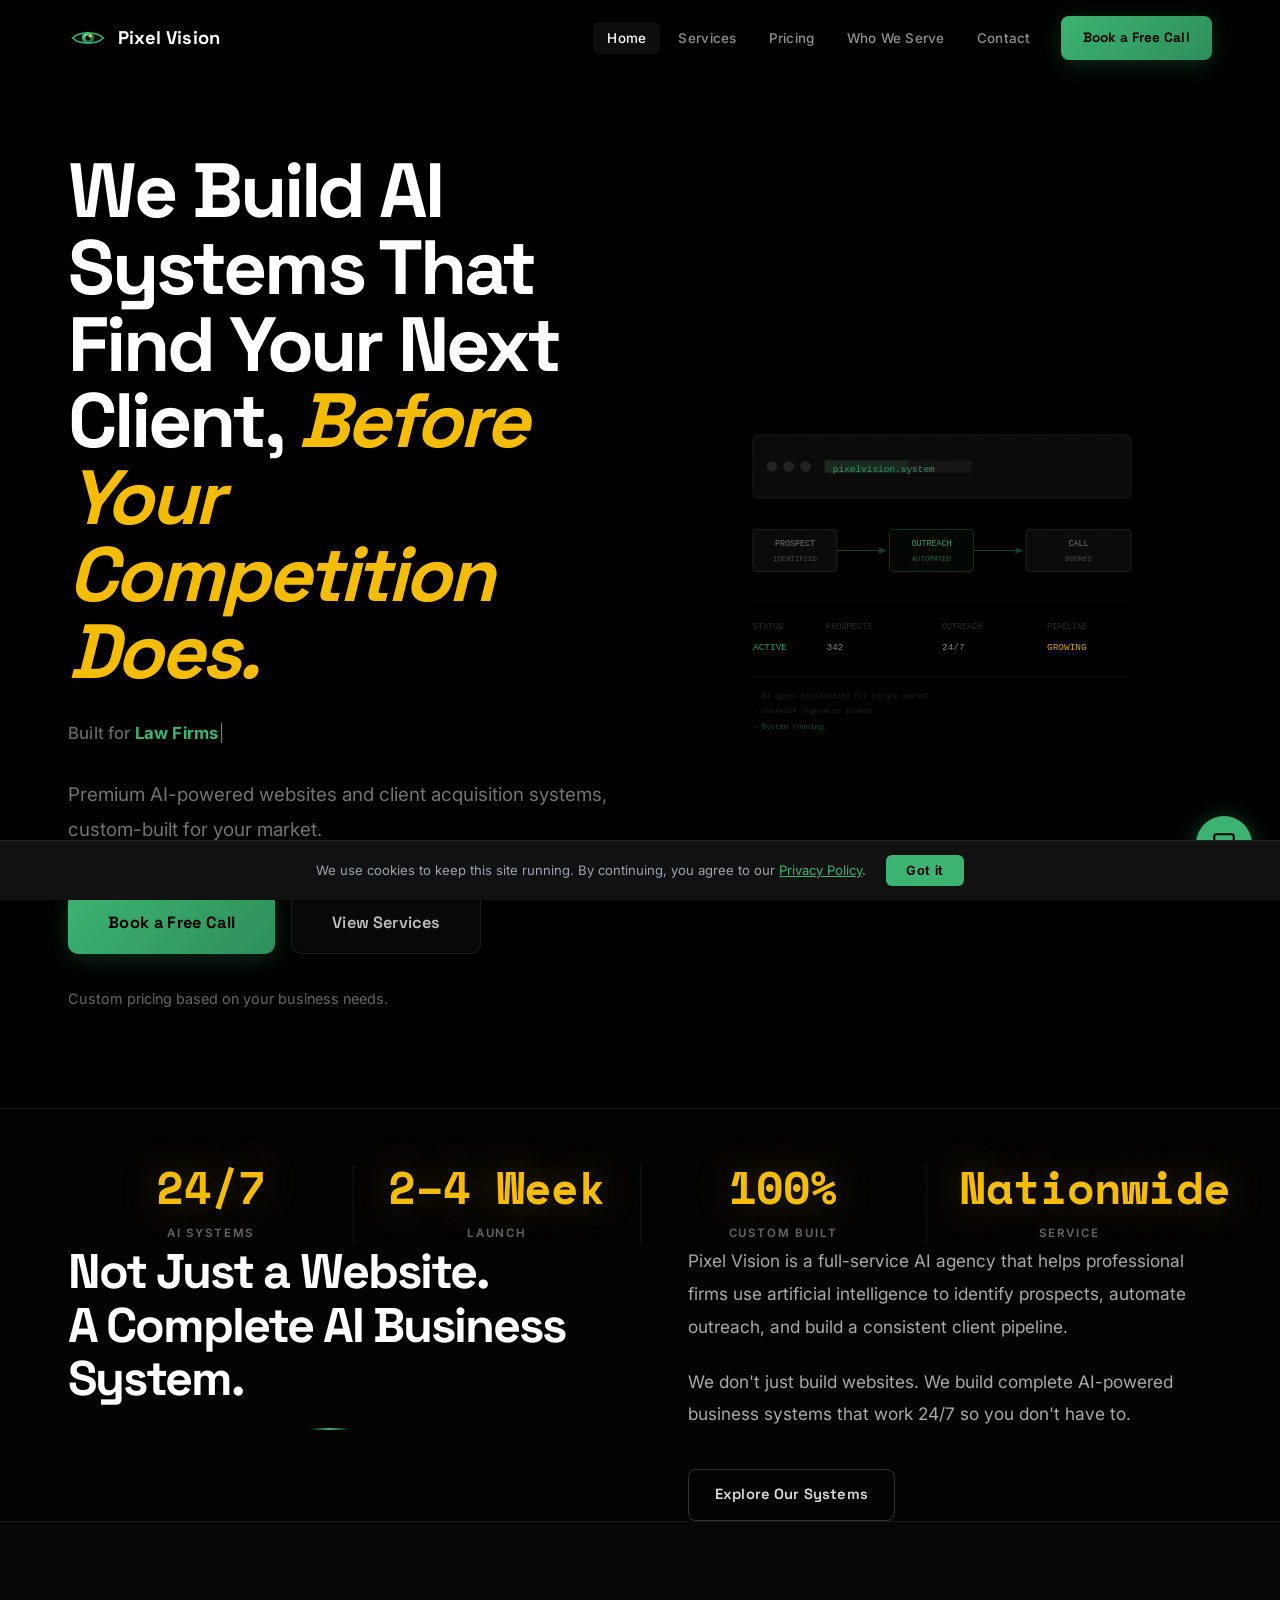
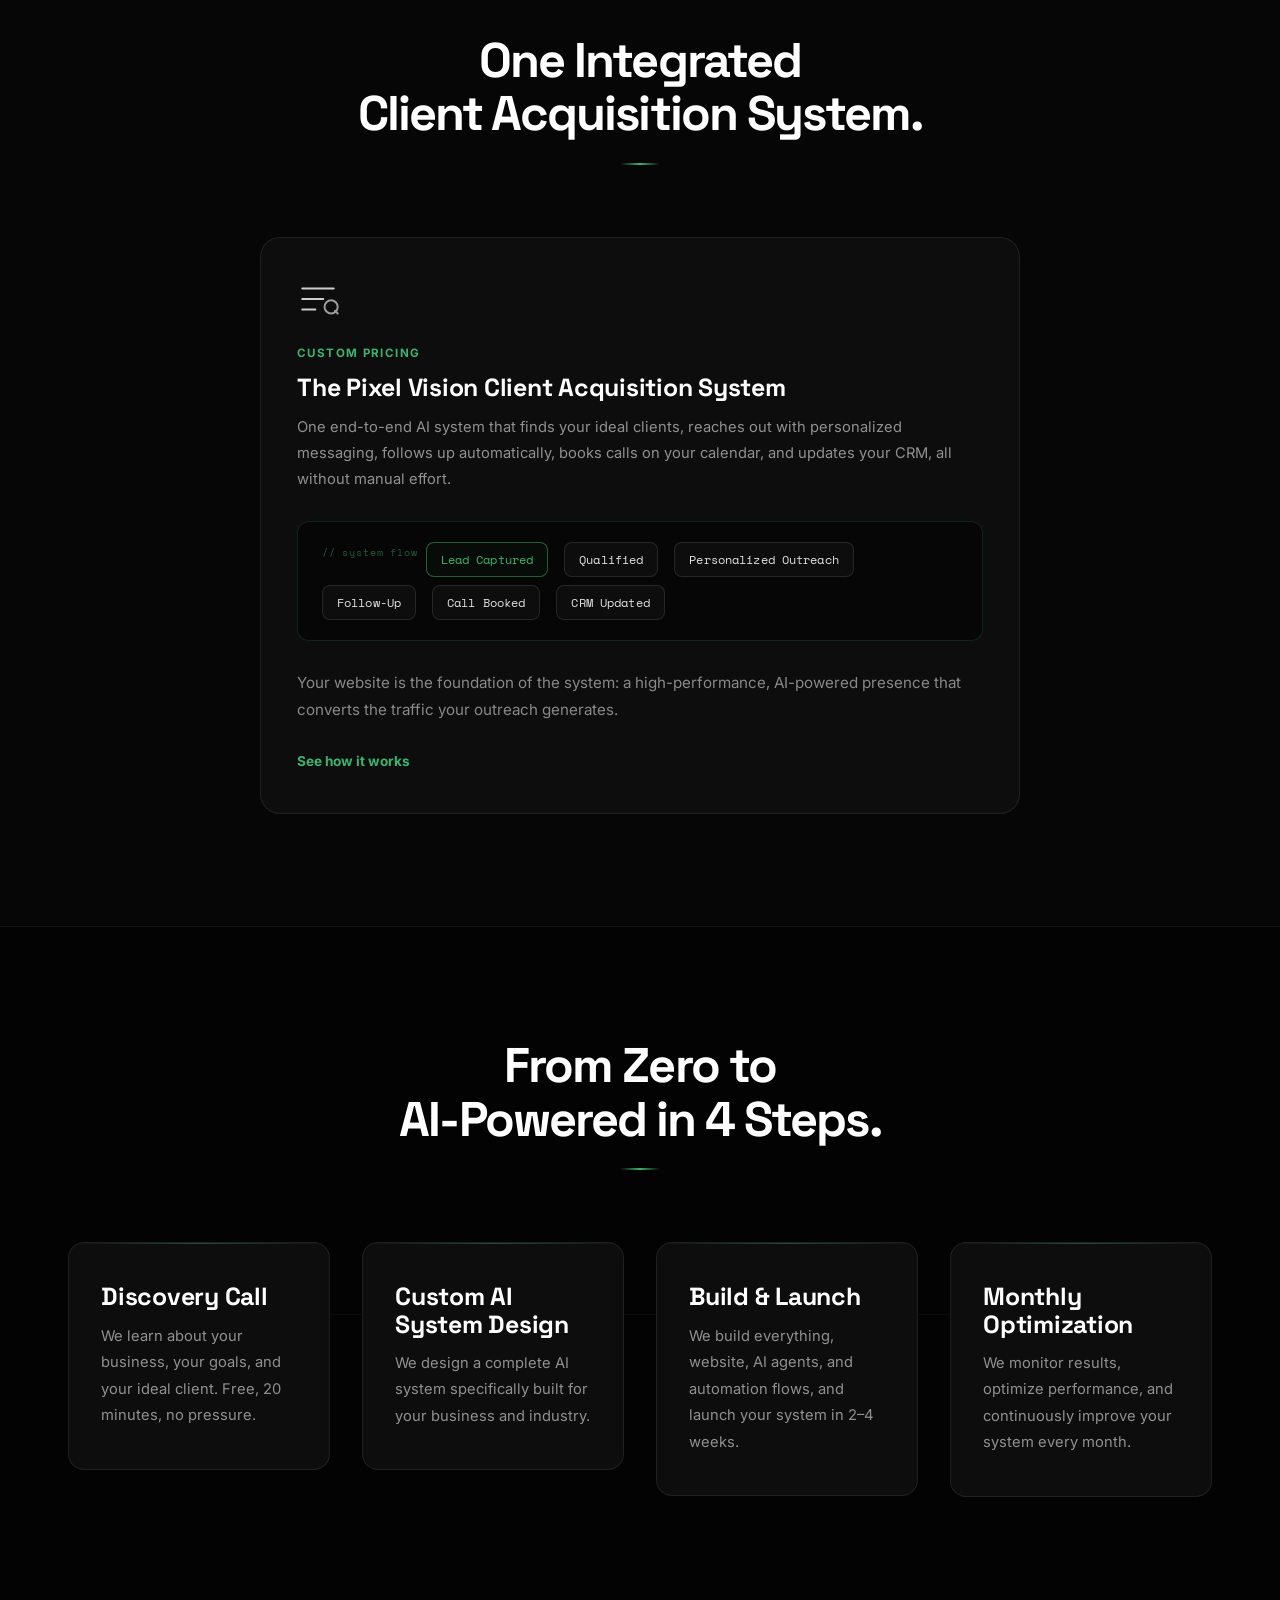
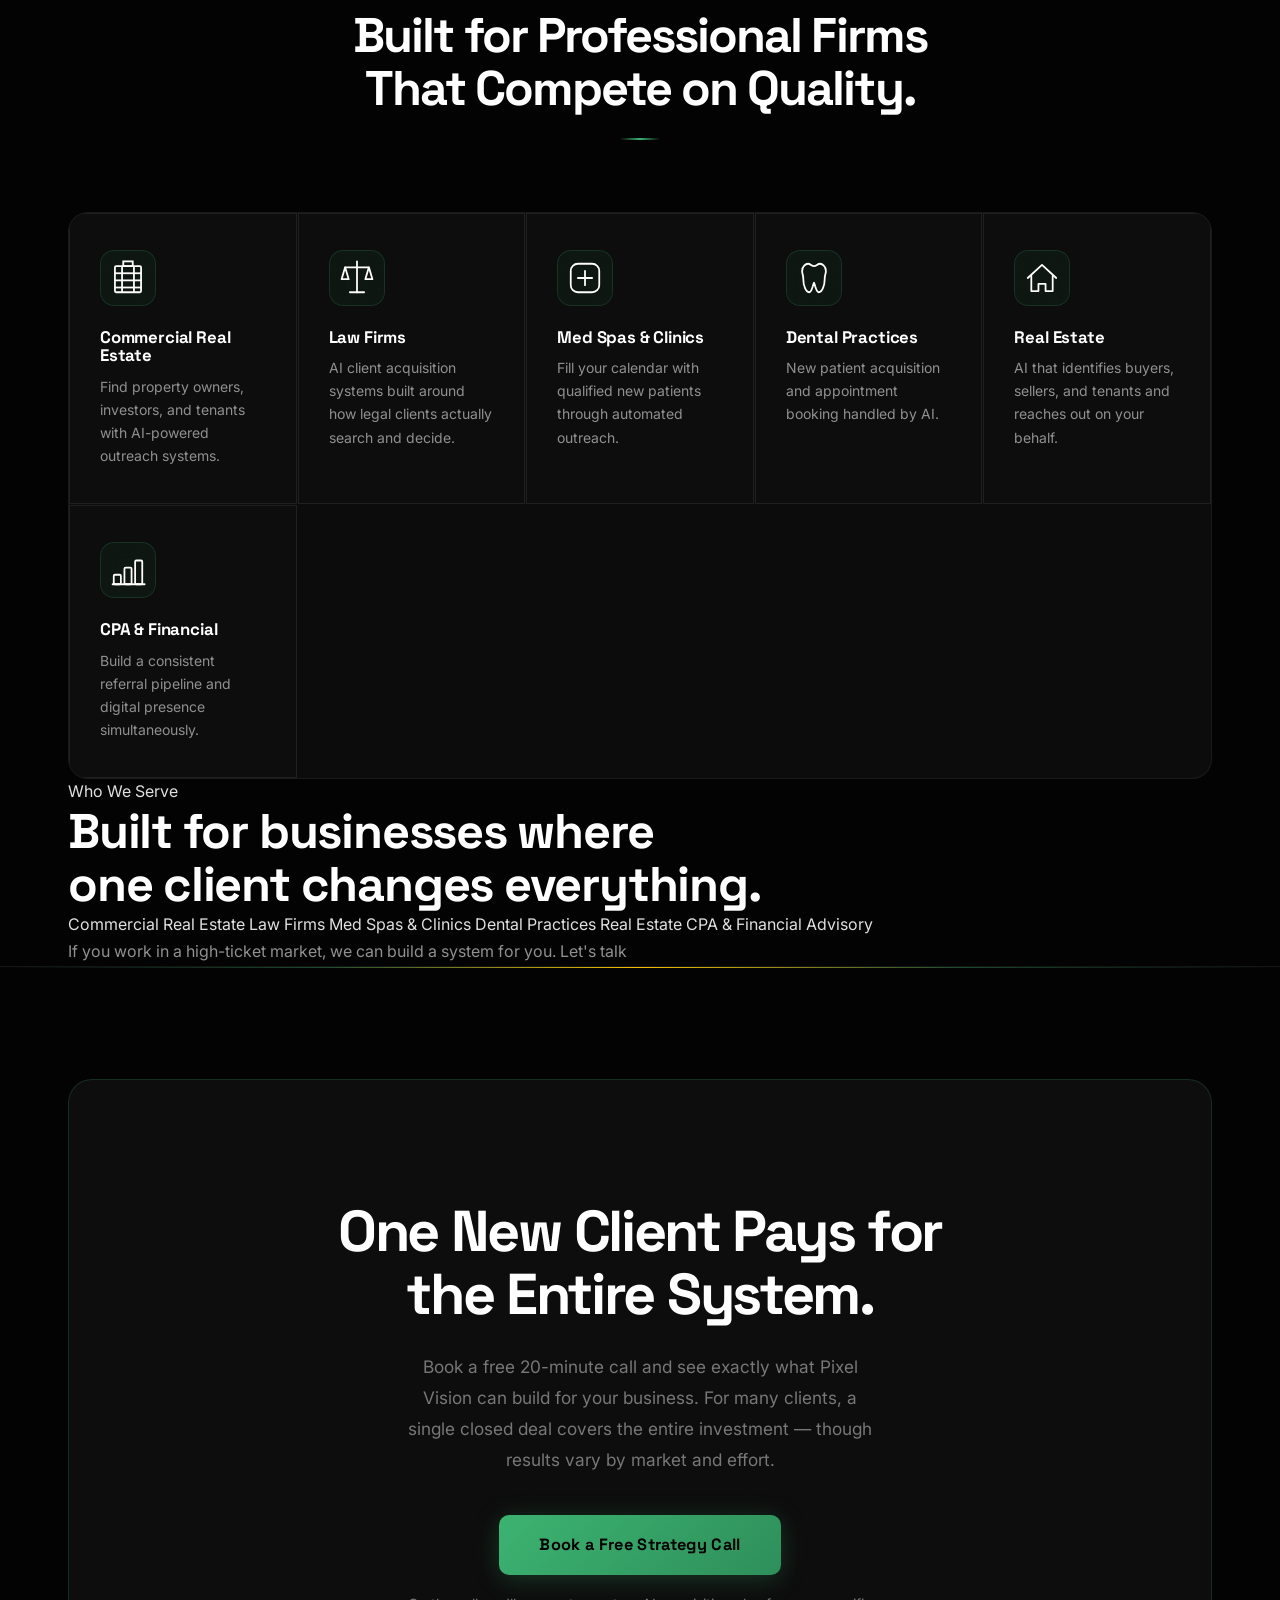
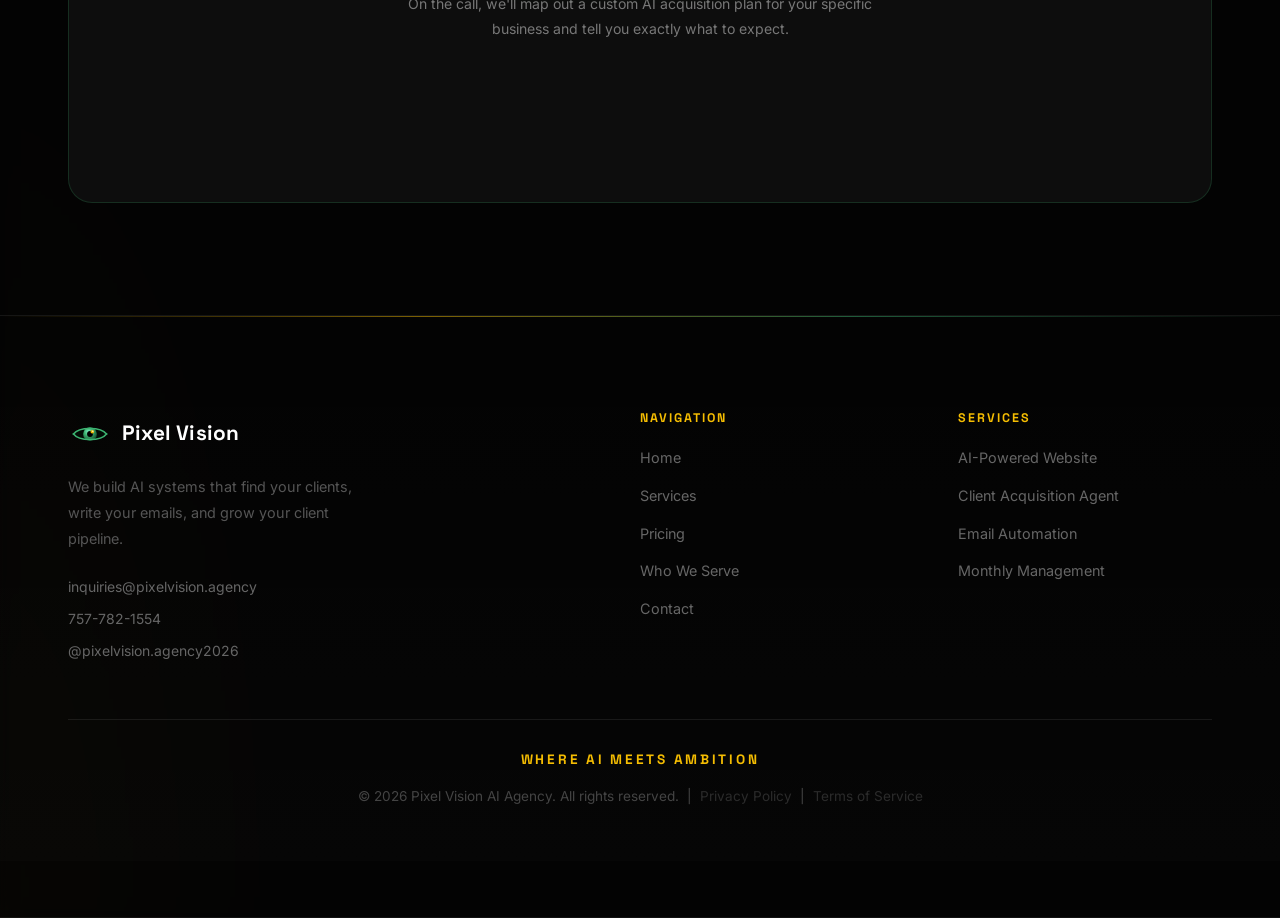
<file: index.html>
<!DOCTYPE html>
<html lang="en">
<head>
  <meta charset="UTF-8" />
  <meta name="viewport" content="width=device-width, initial-scale=1.0" />
  <title>AI Client Acquisition Systems for Med Spas, Real Estate &amp; Law Firms | Pixel Vision</title>
  <meta name="description" content="Pixel Vision builds custom AI outreach and client acquisition systems for med spas, real estate firms, law practices, and high-value service businesses nationwide." />
  <link rel="canonical" href="https://pixelvision.agency/" />
  <meta property="og:type" content="website" />
  <meta property="og:site_name" content="Pixel Vision" />
  <meta property="og:title" content="AI Client Acquisition Systems for Med Spas, Real Estate &amp; Law Firms | Pixel Vision" />
  <meta property="og:description" content="Pixel Vision builds custom AI outreach and client acquisition systems for med spas, real estate firms, law practices, and high-value service businesses nationwide." />
  <meta property="og:url" content="https://pixelvision.agency/" />
  <meta property="og:image" content="https://pixelvision.agency/og-image.png" />
  <meta property="og:image:width" content="1200" />
  <meta property="og:image:height" content="630" />
  <meta name="twitter:card" content="summary_large_image" />
  <meta name="twitter:title" content="AI Client Acquisition Systems for Med Spas, Real Estate &amp; Law Firms | Pixel Vision" />
  <meta name="twitter:description" content="Pixel Vision builds custom AI outreach and client acquisition systems for med spas, real estate firms, law practices, and high-value service businesses nationwide." />
  <meta name="twitter:image" content="https://pixelvision.agency/og-image.png" />
  <script type="application/ld+json">
  {
    "@context": "https://schema.org",
    "@type": "Organization",
    "name": "Pixel Vision AI Agency",
    "url": "https://pixelvision.agency",
    "email": "inquiries@pixelvision.agency",
    "telephone": "757-782-1554",
    "address": {
      "@type": "PostalAddress",
      "addressLocality": "Washington",
      "addressRegion": "DC",
      "addressCountry": "US"
    }
  }
  </script>
  <link rel="stylesheet" href="styles.css" />
  <link rel="preconnect" href="https://fonts.googleapis.com" />
  <link href="https://fonts.googleapis.com/css2?family=Inter:wght@300;400;500;600;700;800;900&family=Space+Grotesk:wght@400;500;600;700&family=Space+Mono:wght@400;700&display=swap" rel="stylesheet" />
</head>
<body>

  <!--
  ANNOUNCEMENT BAR — uncomment when you have real news to share
  <div class="announcement-bar" role="banner" aria-label="Announcement">
    <p><strong>NEW</strong> &nbsp;·&nbsp; Pixel Vision is now accepting clients for Q1 2027. <a href="contact.html">Claim your spot &rarr;</a></p>
  </div>
  -->

  <nav class="nav" id="nav">
    <div class="nav-inner">
      <a href="/" class="logo">
        <div class="logo-icon">
          <svg viewBox="0 0 48 48" fill="none" xmlns="http://www.w3.org/2000/svg">
  <defs>
    <radialGradient id="nIris" cx="38%" cy="32%" r="65%">
      <stop offset="0%" stop-color="#7eefc4"/>
      <stop offset="45%" stop-color="#3CB371"/>
      <stop offset="100%" stop-color="#1a5c38"/>
    </radialGradient>
  </defs>
  <path d="M6,24 C12,16 36,16 42,24 C36,32 12,32 6,24 Z" fill="#020c05"/>
  <circle cx="24" cy="24" r="7.5" fill="url(#nIris)"/>
  <circle cx="24" cy="24" r="3.2" fill="#000"/>
  <circle cx="26.5" cy="21.5" r="2" fill="#F5BD02" opacity="0.95"/>
  <circle cx="27" cy="21" r="0.9" fill="#fff" opacity="0.75"/>
  <path d="M6,24 C12,16 36,16 42,24 C36,32 12,32 6,24 Z" fill="none" stroke="#3CB371" stroke-width="1.6"/>
  <circle cx="6" cy="24" r="1.2" fill="#3CB371" opacity="0.7"/>
  <circle cx="42" cy="24" r="1.2" fill="#3CB371" opacity="0.7"/>
</svg>
        </div>
        <span class="logo-text">Pixel Vision</span>
      </a>
      <button class="nav-toggle" id="navToggle" aria-label="Toggle menu">
        <span></span><span></span><span></span>
      </button>
      <ul class="nav-links" id="navLinks">
        <li><a href="/" class="nav-link active">Home</a></li>
        <li><a href="services.html" class="nav-link">Services</a></li>
        <li><a href="pricing.html" class="nav-link">Pricing</a></li>
        <li><a href="who-we-serve.html" class="nav-link">Who We Serve</a></li>
        <li><a href="contact.html" class="nav-link">Contact</a></li>
        <!-- TODO: update Calendly link when account is confirmed -->
        <li><a href="https://calendly.com/pixelvision2026" target="_blank" rel="noopener" class="btn btn-primary btn-emerald nav-cta">Book a Free Call</a></li>
      </ul>
    </div>
  </nav>

  <section class="hero">
    <div class="hero-bg">
      <div class="grid-overlay"></div>
    </div>
    <div class="container">
      <div class="hero-content">
        <!-- HEADLINE OPTIONS, uncomment the one you want, delete the others -->
        <!-- Option 1 (active): -->
        <h1 class="hero-headline">
          We Build AI Systems That Find Your Next Client, <span class="gradient-text">Before Your Competition Does.</span>
        </h1>
        <!-- Option 2:
        <h1 class="hero-headline">
          Your Next Deal Is Already Out There. <span class="gradient-text">We Build the AI That Finds It First.</span>
        </h1>
        -->
        <!-- Option 3:
        <h1 class="hero-headline">
          AI-Powered Client Acquisition for <span class="gradient-text">America's Most Ambitious Firms.</span>
        </h1>
        -->
        <p class="hero-rotating animate-fade-up delay-2">
          Built for <span class="rotating-word" id="hero-rotating-word">Law Firms</span><span class="rotating-cursor">|</span>
        </p>
        <p class="hero-sub animate-fade-up delay-3">
          Premium AI-powered websites and client acquisition systems, custom-built for your market.
        </p>
        <div class="hero-actions animate-fade-up delay-3">
          <!-- TODO: update Calendly link when account is confirmed -->
          <a href="https://calendly.com/pixelvision2026" target="_blank" rel="noopener" class="btn btn-primary btn-emerald btn-large">Book a Free Call</a>
          <a href="services.html" class="btn btn-ghost btn-large">View Services</a>
        </div>
        <p class="hero-price animate-fade-up delay-3">
          Custom pricing based on your business needs.
        </p>
      </div>
      <div class="hero-diagram" aria-hidden="true">
        <svg viewBox="0 0 400 320" fill="none" xmlns="http://www.w3.org/2000/svg" style="width:100%;max-width:420px;">
          <rect x="20" y="20" width="360" height="60" rx="6" stroke="rgba(255,255,255,0.1)" stroke-width="1" fill="#0d0d0d"/>
          <circle cx="38" cy="50" r="5" fill="rgba(255,255,255,0.12)"/>
          <circle cx="54" cy="50" r="5" fill="rgba(255,255,255,0.12)"/>
          <circle cx="70" cy="50" r="5" fill="rgba(255,255,255,0.12)"/>
          <rect x="88" y="44" width="140" height="12" rx="2" fill="rgba(255,255,255,0.05)"/>
          <rect x="88" y="44" width="80" height="12" rx="2" fill="rgba(60,179,113,0.15)"/>
          <text x="96" y="55" fill="#3CB371" font-family="monospace" font-size="9">pixelvision.system</text>
          <rect x="20" y="110" width="80" height="40" rx="4" stroke="rgba(255,255,255,0.12)" stroke-width="1" fill="#0d0d0d"/>
          <text x="60" y="126" fill="rgba(255,255,255,0.5)" font-family="monospace" font-size="8" text-anchor="middle">PROSPECT</text>
          <text x="60" y="140" fill="rgba(255,255,255,0.3)" font-family="monospace" font-size="7" text-anchor="middle">IDENTIFIED</text>
          <line x1="100" y1="130" x2="140" y2="130" stroke="rgba(60,179,113,0.4)" stroke-width="1"/>
          <polygon points="140,127 148,130 140,133" fill="rgba(60,179,113,0.4)"/>
          <rect x="150" y="110" width="80" height="40" rx="4" stroke="rgba(60,179,113,0.3)" stroke-width="1" fill="rgba(60,179,113,0.05)"/>
          <text x="190" y="126" fill="#3CB371" font-family="monospace" font-size="8" text-anchor="middle">OUTREACH</text>
          <text x="190" y="140" fill="rgba(60,179,113,0.6)" font-family="monospace" font-size="7" text-anchor="middle">AUTOMATED</text>
          <line x1="230" y1="130" x2="270" y2="130" stroke="rgba(60,179,113,0.4)" stroke-width="1"/>
          <polygon points="270,127 278,130 270,133" fill="rgba(60,179,113,0.4)"/>
          <rect x="280" y="110" width="100" height="40" rx="4" stroke="rgba(255,255,255,0.12)" stroke-width="1" fill="#0d0d0d"/>
          <text x="330" y="126" fill="rgba(255,255,255,0.5)" font-family="monospace" font-size="8" text-anchor="middle">CALL</text>
          <text x="330" y="140" fill="rgba(255,255,255,0.3)" font-family="monospace" font-size="7" text-anchor="middle">BOOKED</text>
          <rect x="20" y="180" width="360" height="1" fill="rgba(255,255,255,0.04)"/>
          <text x="20" y="205" fill="rgba(255,255,255,0.2)" font-family="monospace" font-size="8">STATUS</text>
          <text x="90" y="205" fill="rgba(255,255,255,0.2)" font-family="monospace" font-size="8">PROSPECTS</text>
          <text x="200" y="205" fill="rgba(255,255,255,0.2)" font-family="monospace" font-size="8">OUTREACH</text>
          <text x="300" y="205" fill="rgba(255,255,255,0.2)" font-family="monospace" font-size="8">PIPELINE</text>
          <text x="20" y="225" fill="#3CB371" font-family="monospace" font-size="9">ACTIVE</text>
          <text x="90" y="225" fill="rgba(255,255,255,0.6)" font-family="monospace" font-size="9">342</text>
          <text x="200" y="225" fill="rgba(255,255,255,0.6)" font-family="monospace" font-size="9">24/7</text>
          <text x="300" y="225" fill="#F5BD02" font-family="monospace" font-size="9">GROWING</text>
          <rect x="20" y="250" width="360" height="1" fill="rgba(255,255,255,0.04)"/>
          <text x="20" y="270" fill="rgba(255,255,255,0.15)" font-family="monospace" font-size="7">&#8594; AI agent initialized for target market</text>
          <text x="20" y="285" fill="rgba(255,255,255,0.15)" font-family="monospace" font-size="7">&#8594; Outreach sequences loaded</text>
          <text x="20" y="300" fill="rgba(60,179,113,0.5)" font-family="monospace" font-size="7">&#8594; System running_</text>
        </svg>
      </div>
    </div>
  </section>

  <section class="stats-bar">
    <div class="container">
      <div class="stats-grid">
        <div class="stat-item">
          <span class="stat-number">24/7</span>
          <span class="stat-label">AI Systems</span>
        </div>
        <div class="stat-item">
          <span class="stat-number">2–4 Week</span>
          <span class="stat-label">Launch</span>
        </div>
        <div class="stat-item">
          <span class="stat-number">100%</span>
          <span class="stat-label">Custom Built</span>
        </div>
        <div class="stat-item">
          <span class="stat-number">Nationwide</span>
          <span class="stat-label">Service</span>
        </div>
      </div>
    </div>
  </div>

  <!-- ═══════════ SYSTEM / FEATURE CARDS ═══════════ -->
  <section class="pv-section">
    <div class="container">
      <div class="about-grid">
        <div class="about-left">
          <h2 class="section-title">Not Just a Website.<br/>A Complete AI Business System.</h2>
        </div>
        <div class="about-right">
          <p class="about-text">Pixel Vision is a full-service AI agency that helps professional firms use artificial intelligence to identify prospects, automate outreach, and build a consistent client pipeline.</p>
          <p class="about-text">We don't just build websites. We build complete AI-powered business systems that work 24/7 so you don't have to.</p>
          <a href="services.html" class="btn btn-outline">Explore Our Systems</a>
        </div>
      </div>
    </div>
  </section>

  <section class="services-preview section">
    <div class="container">
      <div class="section-header" data-aos="fade-up">
          <h2 class="section-title">One Integrated<br/>Client Acquisition System.</h2>
      </div>
      <div class="services-grid" style="grid-template-columns: 1fr;">
        <div class="service-card" data-aos="fade-up" data-aos-delay="100" style="max-width: 760px; margin: 0 auto; width: 100%;">
          <div class="service-icon">
            <svg viewBox="0 0 32 32" fill="none"><path d="M4 8h24M4 16h16M4 24h10" stroke="white" stroke-width="1.5" stroke-linecap="round"/><circle cx="26" cy="22" r="5" stroke="#C0C0C0" stroke-width="1.5"/><path d="M29 25l2 2" stroke="#C0C0C0" stroke-width="1.5" stroke-linecap="round"/></svg>
          </div>
          <div class="service-tag">Custom Pricing</div>
          <h3>The Pixel Vision Client Acquisition System</h3>
          <p>One end-to-end AI system that finds your ideal clients, reaches out with personalized messaging, follows up automatically, books calls on your calendar, and updates your CRM, all without manual effort.</p>
          <div class="acquisition-flow" style="display:flex;align-items:center;flex-wrap:wrap;gap:8px;margin:24px 0;">
            <span class="flow-chip active">Lead Captured</span>
            <span class="flow-arrow"></span>
            <span class="flow-chip">Qualified</span>
            <span class="flow-arrow"></span>
            <span class="flow-chip">Personalized Outreach</span>
            <span class="flow-arrow"></span>
            <span class="flow-chip">Follow-Up</span>
            <span class="flow-arrow"></span>
            <span class="flow-chip">Call Booked</span>
            <span class="flow-arrow"></span>
            <span class="flow-chip">CRM Updated</span>
          </div>
          <p style="font-size:0.95rem;color:#888;line-height:1.8;">Your website is the foundation of the system: a high-performance, AI-powered presence that converts the traffic your outreach generates.</p>
          <a href="services.html" class="service-link">See how it works</a>
        </div>
      </div>
    </div>
  </section>

  <section class="how-it-works section">
    <div class="container">
      <div class="section-header" data-aos="fade-up">
          <h2 class="section-title">From Zero to<br/>AI-Powered in 4 Steps.</h2>
      </div>
      <div class="steps-grid">
        <div class="step-card" data-aos="fade-up" data-aos-delay="100">
          <h3>Discovery Call</h3>
          <p>We learn about your business, your goals, and your ideal client. Free, 20 minutes, no pressure.</p>
        </div>
        <div class="step-connector"></div>
        <div class="step-card" data-aos="fade-up" data-aos-delay="200">
          <h3>Custom AI System Design</h3>
          <p>We design a complete AI system specifically built for your business and industry.</p>
        </div>
        <div class="step-connector"></div>
        <div class="step-card" data-aos="fade-up" data-aos-delay="300">
          <h3>Build &amp; Launch</h3>
          <p>We build everything, website, AI agents, and automation flows, and launch your system in 2–4 weeks.</p>
        </div>
        <div class="step-connector"></div>
        <div class="step-card" data-aos="fade-up" data-aos-delay="400">
          <h3>Monthly Optimization</h3>
          <p>We monitor results, optimize performance, and continuously improve your system every month.</p>
        </div>
      </div>
    </div>
  </section>

  <!-- ═══════════ HOW IT WORKS ═══════════ -->
  <section class="pv-section pv-section--alt" id="how-it-works">
    <div class="container">
      <div class="section-header" data-aos="fade-up">
          <h2 class="section-title">Built for Professional Firms<br/>That Compete on Quality.</h2>
      </div>
      <div class="niches-grid">
        <a href="who-we-serve.html#commercial-real-estate" class="niche-card" data-aos="fade-up" data-aos-delay="100">
          <div class="niche-icon"><svg aria-hidden="true" focusable="false" viewBox="0 0 32 32" fill="none"><rect x="5" y="6" width="22" height="22" rx="1" stroke="white" stroke-width="1.5"/><line x1="5" y1="12" x2="27" y2="12" stroke="white" stroke-width="1.5"/><line x1="5" y1="18" x2="27" y2="18" stroke="white" stroke-width="1.5"/><line x1="5" y1="24" x2="27" y2="24" stroke="white" stroke-width="1.5"/><line x1="11" y1="6" x2="11" y2="28" stroke="white" stroke-width="1.5"/><line x1="21" y1="6" x2="21" y2="28" stroke="white" stroke-width="1.5"/><rect x="12" y="2" width="8" height="4" stroke="white" stroke-width="1.5"/></svg></div>
          <h3>Commercial Real Estate</h3>
          <p>Find property owners, investors, and tenants with AI-powered outreach systems.</p>
        </a>
        <a href="who-we-serve.html#law-firms" class="niche-card" data-aos="fade-up" data-aos-delay="200">
          <div class="niche-icon"><svg aria-hidden="true" focusable="false" viewBox="0 0 32 32" fill="none"><line x1="16" y1="2" x2="16" y2="28" stroke="white" stroke-width="1.5" stroke-linecap="round"/><line x1="6" y1="7" x2="26" y2="7" stroke="white" stroke-width="1.5" stroke-linecap="round"/><path d="M6 7L3 17H9L6 7Z" stroke="white" stroke-width="1.5" stroke-linejoin="round" fill="none"/><path d="M26 7L23 17H29L26 7Z" stroke="white" stroke-width="1.5" stroke-linejoin="round" fill="none"/><line x1="10" y1="28" x2="22" y2="28" stroke="white" stroke-width="1.5" stroke-linecap="round"/></svg></div>
          <h3>Law Firms</h3>
          <p>AI client acquisition systems built around how legal clients actually search and decide.</p>
        </a>
        <a href="who-we-serve.html#med-spas" class="niche-card" data-aos="fade-up" data-aos-delay="300">
          <div class="niche-icon"><svg aria-hidden="true" focusable="false" viewBox="0 0 32 32" fill="none"><rect x="4" y="4" width="24" height="24" rx="6" stroke="white" stroke-width="1.5"/><line x1="16" y1="10" x2="16" y2="22" stroke="white" stroke-width="1.5" stroke-linecap="round"/><line x1="10" y1="16" x2="22" y2="16" stroke="white" stroke-width="1.5" stroke-linecap="round"/></svg></div>
          <h3>Med Spas &amp; Clinics</h3>
          <p>Fill your calendar with qualified new patients through automated outreach.</p>
        </a>
        <a href="who-we-serve.html#dental" class="niche-card" data-aos="fade-up" data-aos-delay="100">
          <div class="niche-icon"><svg aria-hidden="true" focusable="false" viewBox="0 0 32 32" fill="none"><path d="M11 4C9 4 6 6 6 10C6 12.5 7 13.5 7 17C7 22 9 28 12 28C13.5 28 14 26 15 23C15.5 21 15.8 20 16 20C16.2 20 16.5 21 17 23C18 26 18.5 28 20 28C23 28 25 22 25 17C25 13.5 26 12.5 26 10C26 6 23 4 21 4C19 4 18 6 16 6C14 6 13 4 11 4Z" stroke="white" stroke-width="1.5" stroke-linejoin="round"/></svg></div>
          <h3>Dental Practices</h3>
          <p>New patient acquisition and appointment booking handled by AI.</p>
        </a>
        <a href="who-we-serve.html#real-estate" class="niche-card" data-aos="fade-up" data-aos-delay="200">
          <div class="niche-icon"><svg aria-hidden="true" focusable="false" viewBox="0 0 32 32" fill="none"><path d="M4 16L16 5L28 16" stroke="white" stroke-width="1.5" stroke-linecap="round" stroke-linejoin="round"/><path d="M7 14V27H13V21H19V27H25V14" stroke="white" stroke-width="1.5" stroke-linecap="round" stroke-linejoin="round"/></svg></div>
          <h3>Real Estate</h3>
          <p>AI that identifies buyers, sellers, and tenants and reaches out on your behalf.</p>
        </a>
        <a href="who-we-serve.html#cpa" class="niche-card" data-aos="fade-up" data-aos-delay="300">
          <div class="niche-icon"><svg aria-hidden="true" focusable="false" viewBox="0 0 32 32" fill="none"><rect x="4" y="20" width="6" height="8" rx="1" stroke="white" stroke-width="1.5"/><rect x="13" y="14" width="6" height="14" rx="1" stroke="white" stroke-width="1.5"/><rect x="22" y="8" width="6" height="20" rx="1" stroke="white" stroke-width="1.5"/><line x1="3" y1="28" x2="30" y2="28" stroke="white" stroke-width="1.5" stroke-linecap="round"/></svg></div>
          <h3>CPA &amp; Financial</h3>
          <p>Build a consistent referral pipeline and digital presence simultaneously.</p>
        </a>
      </div>
    </div>
  </section>

  <!-- ═══════════ WHO WE SERVE ═══════════ -->
  <section class="pv-section">
    <div class="container">
      <div class="pv-section__header">
        <span class="eyebrow">Who We Serve</span>
        <h2 class="pv-section__h2">Built for businesses where<br>one client changes everything.</h2>
      </div>
      <div class="industries-grid">
        <a href="who-we-serve.html" class="industry-tag">Commercial Real Estate</a>
        <a href="who-we-serve.html" class="industry-tag">Law Firms</a>
        <a href="who-we-serve.html" class="industry-tag">Med Spas &amp; Clinics</a>
        <a href="who-we-serve.html" class="industry-tag">Dental Practices</a>
        <a href="who-we-serve.html" class="industry-tag">Real Estate</a>
        <a href="who-we-serve.html" class="industry-tag">CPA &amp; Financial Advisory</a>
      </div>
      <p class="industries-sub">If you work in a high-ticket market, we can build a system for you. <a href="contact.html" class="pv-link">Let's talk</a></p>
    </div>
  </section>

  <!-- TEAM, commented out until real team info is ready -->
  <!--
  <section class="team section">
    <div class="container">
      <div class="section-header">
          <h2 class="section-title">The People Behind the Systems</h2>
      </div>
      <div class="team-grid">
        <div class="team-card">
          <div class="team-photo">[TODO: real photo]</div>
          <h3>[TODO: real name]</h3>
          <div class="team-title">[TODO: title]</div>
          <p>[TODO: short bio, 2 sentences max]</p>
        </div>
        <div class="team-card">
          <div class="team-photo">[TODO: real photo]</div>
          <h3>[TODO: real name]</h3>
          <div class="team-title">[TODO: title]</div>
          <p>[TODO: short bio]</p>
        </div>
      </div>
    </div>
  </section>
  -->

  <section class="cta-section section">
    <div class="container">
      <div class="cta-box" data-aos="fade-up">
          <!-- CTA HEADLINE OPTIONS, uncomment the one you want -->
        <!-- Option 1 (active): -->
        <h2>One New Client Pays for<br/>the Entire System.</h2>
        <!-- Option 2:
        <h2>Get a Custom AI Client<br/>Acquisition Plan for Free.</h2>
        -->
        <!-- Option 3:
        <h2>See Exactly What AI Can<br/>Do for Your Business.</h2>
        -->
        <p>Book a free 20-minute call and see exactly what Pixel Vision can build for your business. For many clients, a single closed deal covers the entire investment — though results vary by market and effort.</p>
        <!-- TODO: update Calendly link when account is confirmed -->
        <a href="https://calendly.com/pixelvision2026" target="_blank" rel="noopener" class="btn btn-primary btn-emerald btn-large">Book a Free Strategy Call</a>
        <p style="margin-top:16px;font-size:0.88rem;color:#777;">On the call, we'll map out a custom AI acquisition plan for your specific business and tell you exactly what to expect.</p>
      </div>
    </div>
  </section>

  <footer class="footer">
    <div class="container">
      <div class="footer-grid">
        <div class="footer-brand">
          <a href="/" class="logo">
            <div class="logo-icon logo-icon-sm">
              <svg viewBox="0 0 48 48" fill="none" xmlns="http://www.w3.org/2000/svg">
  <defs>
    <radialGradient id="nIris" cx="38%" cy="32%" r="65%">
      <stop offset="0%" stop-color="#7eefc4"/>
      <stop offset="45%" stop-color="#3CB371"/>
      <stop offset="100%" stop-color="#1a5c38"/>
    </radialGradient>
  </defs>
  <path d="M6,24 C12,16 36,16 42,24 C36,32 12,32 6,24 Z" fill="#020c05"/>
  <circle cx="24" cy="24" r="7.5" fill="url(#nIris)"/>
  <circle cx="24" cy="24" r="3.2" fill="#000"/>
  <circle cx="26.5" cy="21.5" r="2" fill="#F5BD02" opacity="0.95"/>
  <circle cx="27" cy="21" r="0.9" fill="#fff" opacity="0.75"/>
  <path d="M6,24 C12,16 36,16 42,24 C36,32 12,32 6,24 Z" fill="none" stroke="#3CB371" stroke-width="1.6"/>
  <circle cx="6" cy="24" r="1.2" fill="#3CB371" opacity="0.7"/>
  <circle cx="42" cy="24" r="1.2" fill="#3CB371" opacity="0.7"/>
</svg>
            </div>
            <span class="logo-text">Pixel Vision</span>
          </a>
          <p class="footer-tagline">We build AI systems that find your clients, write your emails, and grow your client pipeline.</p>
          <div class="footer-contact-info">
            <a href="mailto:inquiries@pixelvision.agency">inquiries@pixelvision.agency</a>
            <a href="tel:7577821554">757-782-1554</a>
            <a href="https://instagram.com/pixelvision.agency2026" target="_blank" rel="noopener">@pixelvision.agency2026</a>
          </div>
          
        </div>
        <div class="footer-nav">
          <h4>Navigation</h4>
          <ul>
            <li><a href="/">Home</a></li>
            <li><a href="services.html">Services</a></li>
            <li><a href="pricing.html">Pricing</a></li>
            <li><a href="who-we-serve.html">Who We Serve</a></li>
            <li><a href="contact.html">Contact</a></li>
          </ul>
        </div>
        <div class="footer-services">
          <h4>Services</h4>
          <ul>
            <li><a href="services.html">AI-Powered Website</a></li>
            <li><a href="services.html">Client Acquisition Agent</a></li>
            <li><a href="services.html">Email Automation</a></li>
            <li><a href="services.html">Monthly Management</a></li>
          </ul>
        </div>
      </div>
      <div class="footer-bottom">
        <p class="footer-brand-line">Where AI Meets Ambition</p>
        <p>&copy; 2026 Pixel Vision AI Agency. All rights reserved. &nbsp;|&nbsp; <a href="privacy.html" style="color:inherit;opacity:0.6;">Privacy Policy</a> &nbsp;|&nbsp; <a href="terms.html" style="color:inherit;opacity:0.6;">Terms of Service</a></p>
      </div>
    </div>
  </footer>

  <script src="main.js"></script>
  <script src="cookie-consent.js"></script>
  <script src="chatbot.js"></script>
  <script>
  (function() {
    const words = ['Law Firms', 'Med Spas', 'Real Estate', 'Dental Practices', 'CPA Firms', 'Commercial RE'];
    const el = document.getElementById('hero-rotating-word');
    if (!el) return;
    let wordIdx = 0, charIdx = 0, deleting = false;
    function tick() {
      const target = words[wordIdx];
      if (!deleting) {
        el.textContent = target.slice(0, ++charIdx);
        if (charIdx === target.length) { deleting = true; return setTimeout(tick, 1800); }
        setTimeout(tick, 80);
      } else {
        el.textContent = target.slice(0, --charIdx);
        if (charIdx === 0) { deleting = false; wordIdx = (wordIdx + 1) % words.length; return setTimeout(tick, 300); }
        setTimeout(tick, 45);
      }
    }
    setTimeout(tick, 1000);
  })();
  </script>
</body>
</html>
</file>
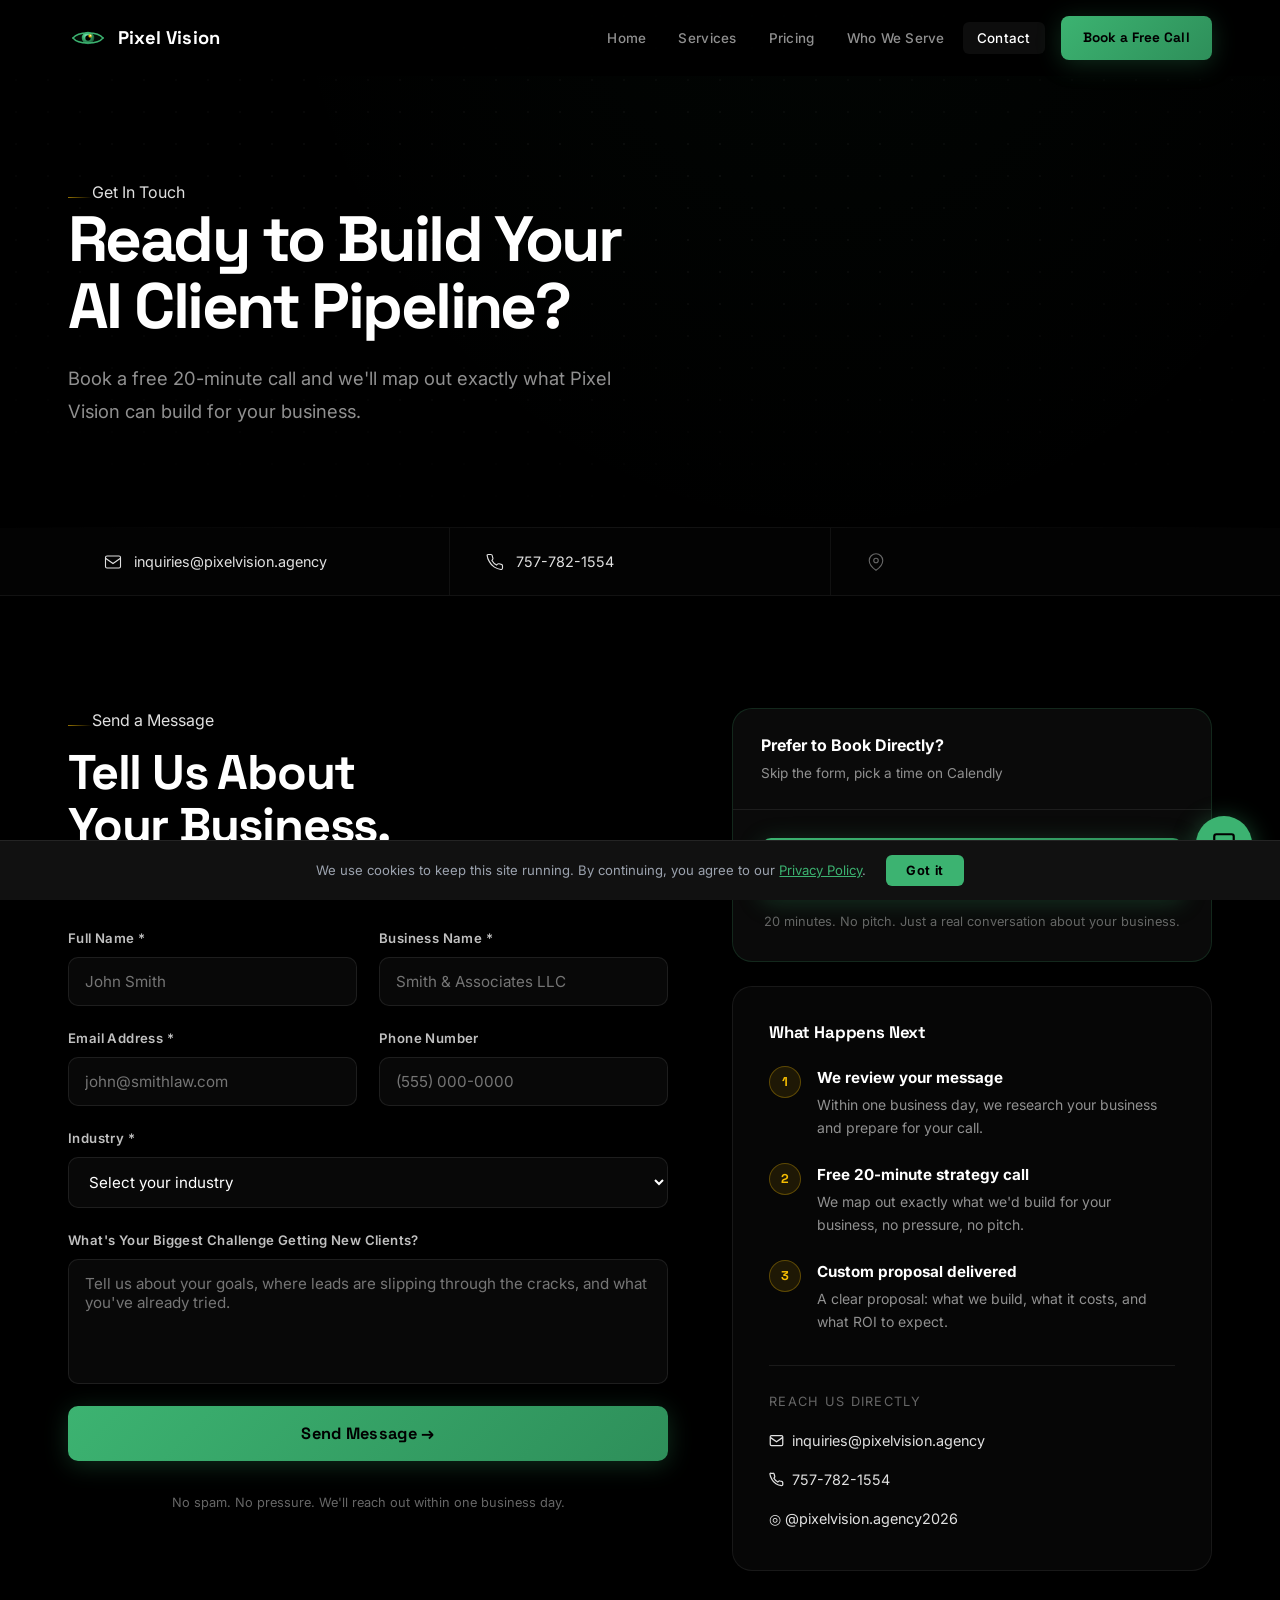
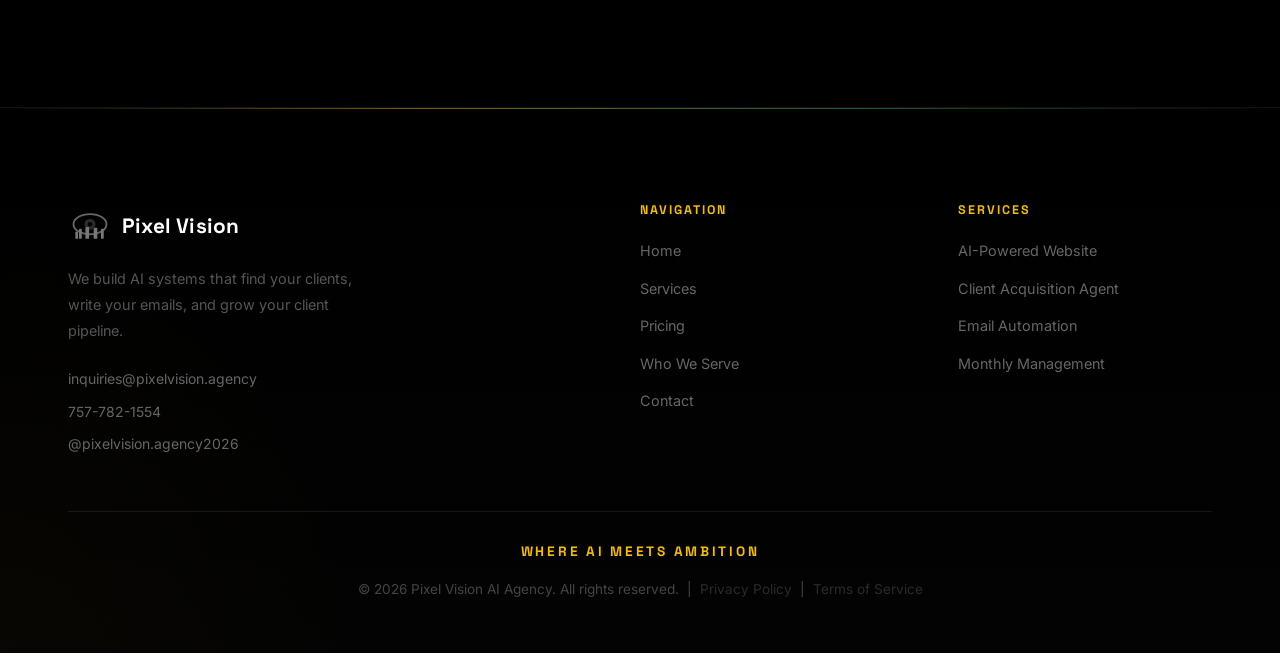
<file: contact.html>
<!DOCTYPE html>
<html lang="en">
<head>
  <meta charset="UTF-8" />
  <meta name="viewport" content="width=device-width, initial-scale=1.0" />
  <title>Contact Pixel Vision | Book a Free AI Acquisition Strategy Call</title>
  <meta name="description" content="Book a free 20-minute strategy call with Pixel Vision. We'll map a custom AI client acquisition plan for your commercial real estate or professional services firm." />
  <link rel="canonical" href="https://pixelvision.agency/contact.html" />
  <meta property="og:type" content="website" />
  <meta property="og:site_name" content="Pixel Vision" />
  <meta property="og:title" content="Contact Pixel Vision | Book a Free AI Acquisition Strategy Call" />
  <meta property="og:description" content="Book a free 20-minute strategy call with Pixel Vision. We'll map a custom AI client acquisition plan for your commercial real estate or professional services firm." />
  <meta property="og:url" content="https://pixelvision.agency/contact.html" />
  <meta property="og:image" content="https://pixelvision.agency/og-image.png" />
  <meta property="og:image:width" content="1200" />
  <meta property="og:image:height" content="630" />
  <meta name="twitter:card" content="summary_large_image" />
  <meta name="twitter:title" content="Contact Pixel Vision | Book a Free AI Acquisition Strategy Call" />
  <meta name="twitter:description" content="Book a free 20-minute strategy call with Pixel Vision. We'll map a custom AI client acquisition plan for your commercial real estate or professional services firm." />
  <meta name="twitter:image" content="https://pixelvision.agency/og-image.png" />
  <link rel="stylesheet" href="styles.css" />
  <link rel="preconnect" href="https://fonts.googleapis.com" />
  <link href="https://fonts.googleapis.com/css2?family=Inter:wght@300;400;500;600;700;800;900&family=Space+Grotesk:wght@400;500;600;700&family=Space+Mono:wght@400;700&display=swap" rel="stylesheet" />
</head>
<body>

  <nav class="nav" id="nav">
    <div class="nav-inner">
      <a href="/" class="logo">
        <div class="logo-icon">
          <svg viewBox="0 0 48 48" fill="none" xmlns="http://www.w3.org/2000/svg">
  <defs>
    <radialGradient id="nIris" cx="38%" cy="32%" r="65%">
      <stop offset="0%" stop-color="#7eefc4"/>
      <stop offset="45%" stop-color="#3CB371"/>
      <stop offset="100%" stop-color="#1a5c38"/>
    </radialGradient>
  </defs>
  <path d="M6,24 C12,16 36,16 42,24 C36,32 12,32 6,24 Z" fill="#020c05"/>
  <circle cx="24" cy="24" r="7.5" fill="url(#nIris)"/>
  <circle cx="24" cy="24" r="3.2" fill="#000"/>
  <circle cx="26.5" cy="21.5" r="2" fill="#F5BD02" opacity="0.95"/>
  <circle cx="27" cy="21" r="0.9" fill="#fff" opacity="0.75"/>
  <path d="M6,24 C12,16 36,16 42,24 C36,32 12,32 6,24 Z" fill="none" stroke="#3CB371" stroke-width="1.6"/>
  <circle cx="6" cy="24" r="1.2" fill="#3CB371" opacity="0.7"/>
  <circle cx="42" cy="24" r="1.2" fill="#3CB371" opacity="0.7"/>
</svg>
        </div>
        <span class="logo-text">Pixel Vision</span>
      </a>
      <button class="nav-toggle" id="navToggle" aria-label="Toggle menu">
        <span></span><span></span><span></span>
      </button>
      <ul class="nav-links" id="navLinks">
        <li><a href="/" class="nav-link">Home</a></li>
        <li><a href="services.html" class="nav-link">Services</a></li>
        <li><a href="pricing.html" class="nav-link">Pricing</a></li>
        <li><a href="who-we-serve.html" class="nav-link">Who We Serve</a></li>
        <li><a href="contact.html" class="nav-link active">Contact</a></li>
        <!-- TODO: update Calendly link when account is confirmed -->
        <li><a href="https://calendly.com/pixelvision2026" target="_blank" rel="noopener" class="btn btn-primary btn-emerald nav-cta">Book a Free Call</a></li>
      </ul>
    </div>
  </nav>

  <section class="page-hero">
    <div class="hero-bg">
      <div class="hero-gradient-orb"></div>
      <canvas class="hero-canvas" id="heroCanvas"></canvas>
      <div class="grid-overlay"></div>
      <div class="hero-noise"></div>
      <div class="glow glow-1"></div>
      <div class="glow glow-2"></div>
      <div class="glow glow-3"></div>
    </div>
    <div class="container">
      <div class="page-hero-content">
        <div class="section-label animate-fade-up">Get In Touch</div>
        <h1 class="page-title animate-fade-up delay-1">Ready to Build Your<br/>AI Client Pipeline?</h1>
        <p class="page-sub animate-fade-up delay-2">Book a free 20-minute call and we'll map out exactly what Pixel Vision can build for your business.</p>
      </div>
    </div>
  </section>

  <!-- CONTACT QUICK LINKS BAR -->
  <section style="border-bottom:1px solid rgba(255,255,255,0.06);background:#030303;">
    <div class="container">
      <div style="display:flex;flex-wrap:wrap;gap:0;align-items:stretch;">
        <a href="mailto:inquiries@pixelvision.agency" style="display:flex;align-items:center;gap:12px;padding:22px 36px;border-right:1px solid rgba(255,255,255,0.06);color:var(--silver-light);font-size:0.9rem;transition:color 0.2s;flex:1;min-width:200px;" onmouseover="this.style.color='var(--emerald)'" onmouseout="this.style.color='var(--silver-light)'">
          <svg width="18" height="18" viewBox="0 0 24 24" fill="none" stroke="currentColor" stroke-width="1.5"><rect x="2" y="4" width="20" height="16" rx="2"/><path d="M2 7l10 7 10-7"/></svg>
          inquiries@pixelvision.agency
        </a>
        <a href="tel:7577821554" style="display:flex;align-items:center;gap:12px;padding:22px 36px;border-right:1px solid rgba(255,255,255,0.06);color:var(--silver-light);font-size:0.9rem;transition:color 0.2s;flex:1;min-width:200px;" onmouseover="this.style.color='var(--emerald)'" onmouseout="this.style.color='var(--silver-light)'">
          <svg width="18" height="18" viewBox="0 0 24 24" fill="none" stroke="currentColor" stroke-width="1.5"><path d="M22 16.92v3a2 2 0 01-2.18 2 19.79 19.79 0 01-8.63-3.07A19.5 19.5 0 014.5 11.5a19.79 19.79 0 01-3.07-8.67A2 2 0 013.41 2h3a2 2 0 012 1.72c.13 1 .36 1.97.72 2.9a2 2 0 01-.45 2.11L7.91 9.91a16 16 0 006.18 6.18l1.18-1.18a2 2 0 012.11-.45c.93.36 1.9.59 2.9.72A2 2 0 0122 16.92z"/></svg>
          757-782-1554
        </a>
        <div style="display:flex;align-items:center;gap:12px;padding:22px 36px;color:var(--gray-500);font-size:0.9rem;flex:1;min-width:200px;">
          <svg width="18" height="18" viewBox="0 0 24 24" fill="none" stroke="currentColor" stroke-width="1.5"><path d="M21 10c0 7-9 13-9 13S3 17 3 10a9 9 0 0118 0z"/><circle cx="12" cy="10" r="3"/></svg>
        </div>
      </div>
    </div>
  </section>

  <section class="contact-section section">
    <div class="container">
      <div class="contact-grid">

        <!-- LEFT: FORM -->
        <div class="contact-form-wrap">
          <div class="section-label" style="margin-bottom:12px;">Send a Message</div>
          <h2 style="margin-bottom:10px;">Tell Us About<br/>Your Business.</h2>
          <p class="contact-form-sub" style="color:var(--gray-400);margin-bottom:36px;">We'll reply within one business day to confirm your free strategy call.</p>
          <form class="contact-form" id="contactForm" action="mailto:inquiries@pixelvision.agency" method="post" enctype="text/plain">
            <div class="form-row">
              <div class="form-group">
                <label for="name">Full Name *</label>
                <input type="text" id="name" name="name" placeholder="John Smith" required />
              </div>
              <div class="form-group">
                <label for="business">Business Name *</label>
                <input type="text" id="business" name="business" placeholder="Smith &amp; Associates LLC" required />
              </div>
            </div>
            <div class="form-row">
              <div class="form-group">
                <label for="email">Email Address *</label>
                <input type="email" id="email" name="email" placeholder="john@smithlaw.com" required />
              </div>
              <div class="form-group">
                <label for="phone">Phone Number</label>
                <input type="tel" id="phone" name="phone" placeholder="(555) 000-0000" />
              </div>
            </div>
            <div class="form-group">
              <label for="industry">Industry *</label>
              <select id="industry" name="industry" required>
                <option value="" disabled selected>Select your industry</option>
                <option value="cre">Commercial Real Estate</option>
                <option value="law">Law Firm</option>
                <option value="medspa">Med Spa / Cosmetic Clinic</option>
                <option value="dental">Dental Practice</option>
                <option value="realestate">Real Estate Brokerage</option>
                <option value="cpa">CPA Firm / Financial Advisor</option>
                <option value="other">Other</option>
              </select>
            </div>
            <div class="form-group">
              <label for="message">What's Your Biggest Challenge Getting New Clients?</label>
              <textarea id="message" name="message" rows="5" placeholder="Tell us about your goals, where leads are slipping through the cracks, and what you've already tried."></textarea>
            </div>
            <button type="submit" class="btn btn-primary btn-large btn-full btn-emerald">Send Message &rarr;</button>
            <p style="font-size:0.8rem;color:var(--gray-500);text-align:center;margin-top:8px;">No spam. No pressure. We'll reach out within one business day.</p>
          </form>
          <div class="form-success" id="formSuccess">
            
            <h3>Message Sent!</h3>
            <p>We'll be in touch within one business day to schedule your free 20-minute call.</p>
          </div>
        </div>

        <!-- RIGHT: SIDEBAR -->
        <div class="contact-sidebar">

          <!-- Book a call card -->
          <div class="calendly-placeholder" style="margin-bottom:24px;">
            <div class="calendly-header">
              
              <div>
                <strong>Prefer to Book Directly?</strong>
                <p>Skip the form, pick a time on Calendly</p>
              </div>
            </div>
            <div class="calendly-embed-area" style="padding:28px;">
              <!-- TODO: update Calendly link when account is confirmed -->
              <a href="https://calendly.com/pixelvision2026" target="_blank" rel="noopener" class="btn btn-primary btn-emerald btn-large" style="width:100%;justify-content:center;">Book a Free Strategy Call</a>
              <p style="font-size:0.8rem;color:var(--gray-500);text-align:center;margin-top:12px;">20 minutes. No pitch. Just a real conversation about your business.</p>
            </div>
          </div>

          <!-- What happens next -->
          <div class="contact-info-card">
            <h3 style="font-size:1.05rem;margin-bottom:24px;">What Happens Next</h3>
            <div class="contact-steps">
              <div class="contact-step">
                <div class="cs-num">1</div>
                <div class="cs-text">
                  <strong>We review your message</strong>
                  <p>Within one business day, we research your business and prepare for your call.</p>
                </div>
              </div>
              <div class="contact-step">
                <div class="cs-num">2</div>
                <div class="cs-text">
                  <strong>Free 20-minute strategy call</strong>
                  <p>We map out exactly what we'd build for your business, no pressure, no pitch.</p>
                </div>
              </div>
              <div class="contact-step">
                <div class="cs-num">3</div>
                <div class="cs-text">
                  <strong>Custom proposal delivered</strong>
                  <p>A clear proposal: what we build, what it costs, and what ROI to expect.</p>
                </div>
              </div>
            </div>
            <div class="contact-email-block">
              <p>Reach us directly</p>
              <a href="mailto:inquiries@pixelvision.agency" class="contact-email-link">
                <svg width="15" height="15" viewBox="0 0 24 24" fill="none" stroke="currentColor" stroke-width="2"><rect x="2" y="4" width="20" height="16" rx="2"/><path d="M2 7l10 7 10-7"/></svg>
                inquiries@pixelvision.agency
              </a>
              <a href="tel:7577821554" class="contact-email-link" style="margin-top:8px;">
                <svg width="15" height="15" viewBox="0 0 24 24" fill="none" stroke="currentColor" stroke-width="2"><path d="M22 16.92v3a2 2 0 01-2.18 2 19.79 19.79 0 01-8.63-3.07A19.5 19.5 0 014.5 11.5a19.79 19.79 0 01-3.07-8.67A2 2 0 013.41 2h3a2 2 0 012 1.72c.13 1 .36 1.97.72 2.9a2 2 0 01-.45 2.11L7.91 9.91a16 16 0 006.18 6.18l1.18-1.18a2 2 0 012.11-.45c.93.36 1.9.59 2.9.72A2 2 0 0122 16.92z"/></svg>
                757-782-1554
              </a>
              <a href="https://instagram.com/pixelvision.agency2026" target="_blank" rel="noopener" class="contact-email-link" style="margin-top:8px;">◎ @pixelvision.agency2026</a>
            </div>
          </div>

        </div>
      </div>
    </div>
  </section>

  <footer class="footer">
    <div class="container">
      <div class="footer-grid">
        <div class="footer-brand">
          <a href="/" class="logo">
            <div class="logo-icon logo-icon-sm">
              <svg viewBox="0 0 48 48" fill="none"><ellipse cx="24" cy="22" rx="18" ry="11" stroke="#666" stroke-width="2"/><circle cx="24" cy="22" r="6" fill="#303030" opacity="0.9"/><circle cx="24" cy="22" r="2.5" fill="#000"/><rect x="8" y="30" width="3" height="8" fill="#777" rx="1"/><rect x="12" y="27" width="3" height="11" fill="#777" rx="1"/><rect x="19" y="25" width="4" height="13" fill="#777" rx="1"/><rect x="28" y="26" width="4" height="12" fill="#777" rx="1"/><rect x="36" y="27" width="3" height="11" fill="#777" rx="1"/></svg>
            </div>
            <span class="logo-text">Pixel Vision</span>
          </a>
          <p class="footer-tagline">We build AI systems that find your clients, write your emails, and grow your client pipeline.</p>
          <div class="footer-contact-info">
            <a href="mailto:inquiries@pixelvision.agency">inquiries@pixelvision.agency</a>
            <a href="tel:7577821554">757-782-1554</a>
            <a href="https://instagram.com/pixelvision.agency2026" target="_blank" rel="noopener">@pixelvision.agency2026</a>
          </div>
          
        </div>
        <div class="footer-nav">
          <h4>Navigation</h4>
          <ul>
            <li><a href="/">Home</a></li>
            <li><a href="services.html">Services</a></li>
            <li><a href="pricing.html">Pricing</a></li>
            <li><a href="who-we-serve.html">Who We Serve</a></li>
            <li><a href="contact.html">Contact</a></li>
          </ul>
        </div>
        <div class="footer-services">
          <h4>Services</h4>
          <ul>
            <li><a href="services.html">AI-Powered Website</a></li>
            <li><a href="services.html">Client Acquisition Agent</a></li>
            <li><a href="services.html">Email Automation</a></li>
            <li><a href="services.html">Monthly Management</a></li>
          </ul>
        </div>
      </div>
      <div class="footer-bottom">
        <p class="footer-brand-line">Where AI Meets Ambition</p>
        <p>&copy; 2026 Pixel Vision AI Agency. All rights reserved. &nbsp;|&nbsp; <a href="privacy.html" style="color:inherit;opacity:0.6;">Privacy Policy</a> &nbsp;|&nbsp; <a href="terms.html" style="color:inherit;opacity:0.6;">Terms of Service</a></p>
      </div>
    </div>
  </footer>

  <script src="main.js"></script>
  <script src="cookie-consent.js"></script>
  <script src="chatbot.js"></script>
  <script>
  (function(){
    const canvas=document.getElementById('heroCanvas');
    if(!canvas)return;
    const ctx=canvas.getContext('2d');
    const EM=[60,179,113],SV=[180,180,200];
    const N=90,MD=150,SP=0.35;
    let W,H,pts;
    function resize(){W=canvas.width=canvas.offsetWidth;H=canvas.height=canvas.offsetHeight;}
    function init(){pts=Array.from({length:N},()=>({x:Math.random()*W,y:Math.random()*H,vx:(Math.random()-.5)*SP*2,vy:(Math.random()-.5)*SP*2,r:Math.random()*1.4+1,em:Math.random()<.28}));}
    function frame(){
      ctx.clearRect(0,0,W,H);
      for(let i=0;i<pts.length;i++){for(let j=i+1;j<pts.length;j++){const a=pts[i],b=pts[j];const dx=a.x-b.x,dy=a.y-b.y,d=Math.sqrt(dx*dx+dy*dy);if(d>MD)continue;const al=(1-d/MD)*0.32;const[r,g,bl]=(a.em||b.em)?EM:SV;ctx.beginPath();ctx.strokeStyle=`rgba(${r},${g},${bl},${al})`;ctx.lineWidth=0.75;ctx.moveTo(a.x,a.y);ctx.lineTo(b.x,b.y);ctx.stroke();}}
      for(const p of pts){const[r,g,b]=p.em?EM:SV;ctx.beginPath();ctx.arc(p.x,p.y,p.r,0,Math.PI*2);ctx.fillStyle=`rgba(${r},${g},${b},${p.em?.9:.45})`;ctx.fill();if(p.em){ctx.beginPath();ctx.arc(p.x,p.y,p.r*3.5,0,Math.PI*2);ctx.fillStyle=`rgba(${r},${g},${b},.06)`;ctx.fill();}p.x+=p.vx;p.y+=p.vy;if(p.x<0)p.x=W;if(p.x>W)p.x=0;if(p.y<0)p.y=H;if(p.y>H)p.y=0;}
      requestAnimationFrame(frame);
    }
    window.addEventListener('resize',()=>{resize();init();});
    if(document.readyState==='complete'){resize();init();frame();}
    else window.addEventListener('load',()=>{resize();init();frame();});
  })();
  </script>
</body>
</html>
</file>
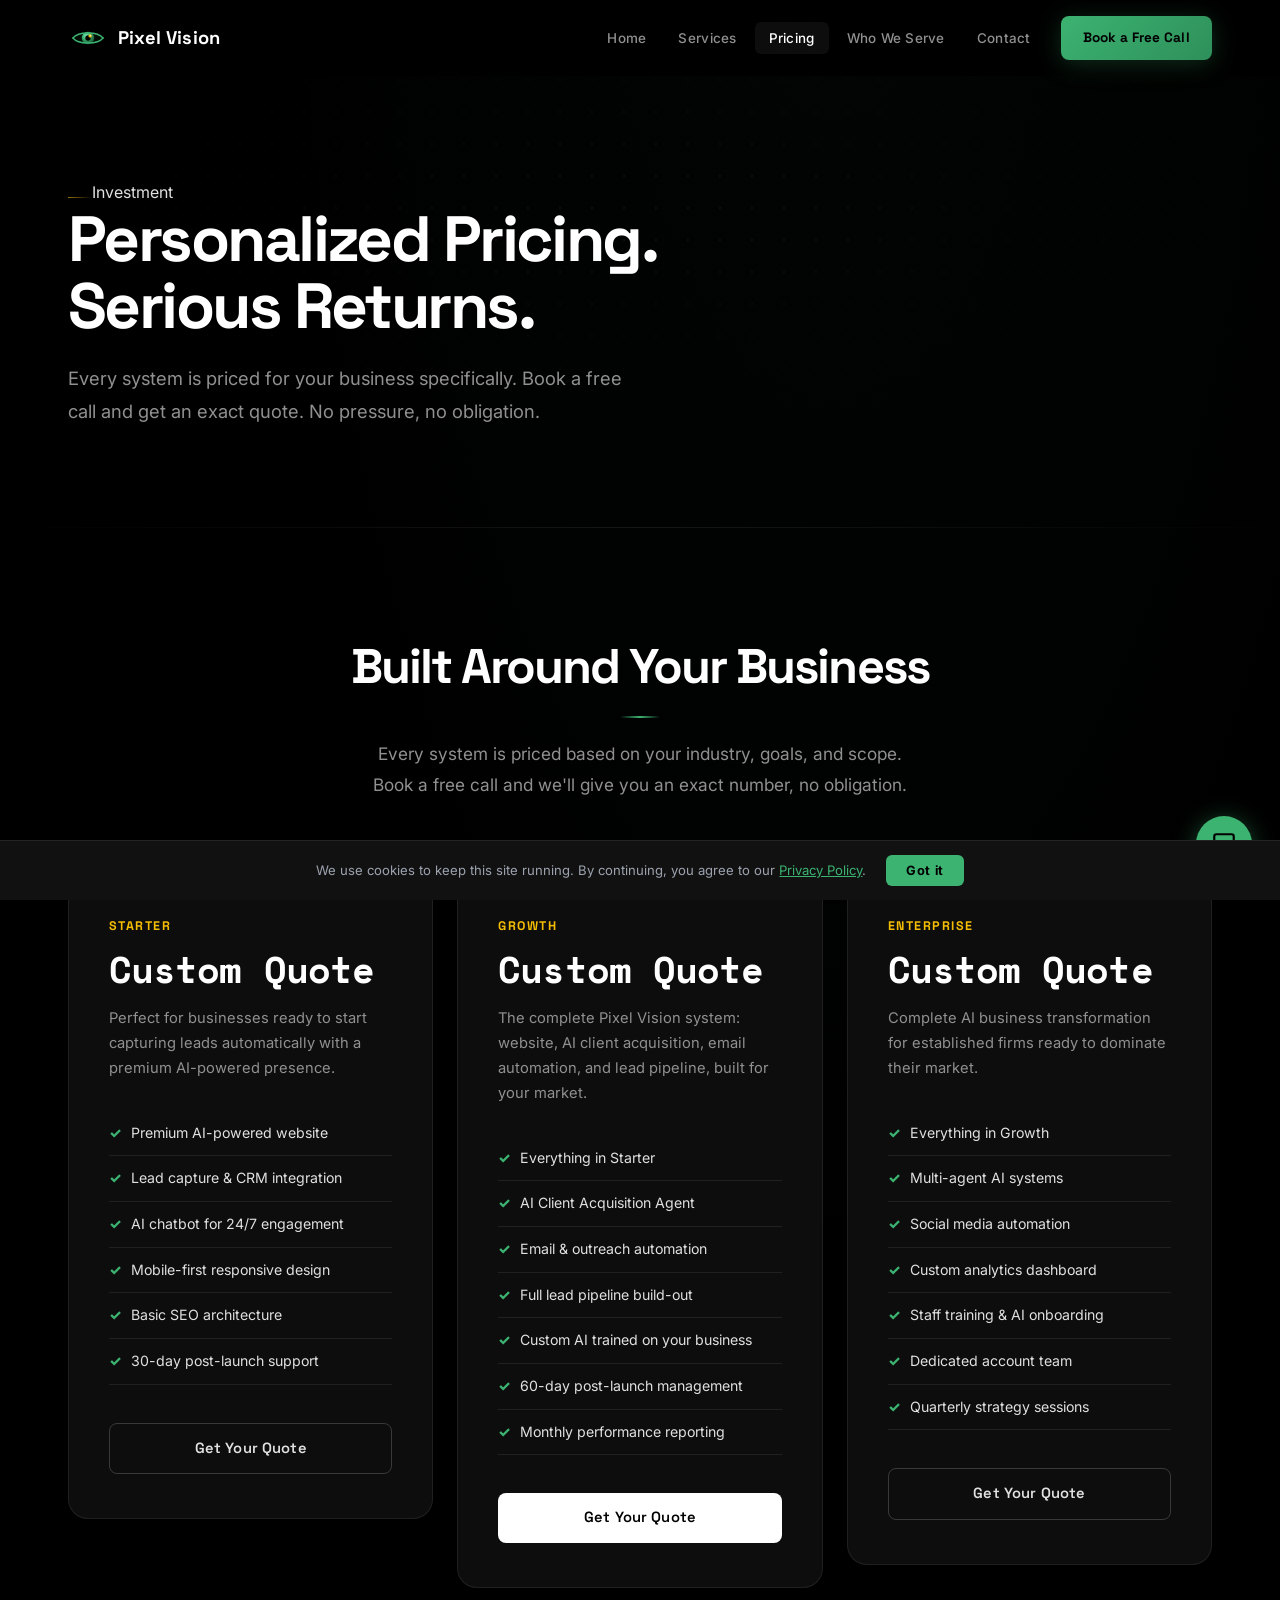
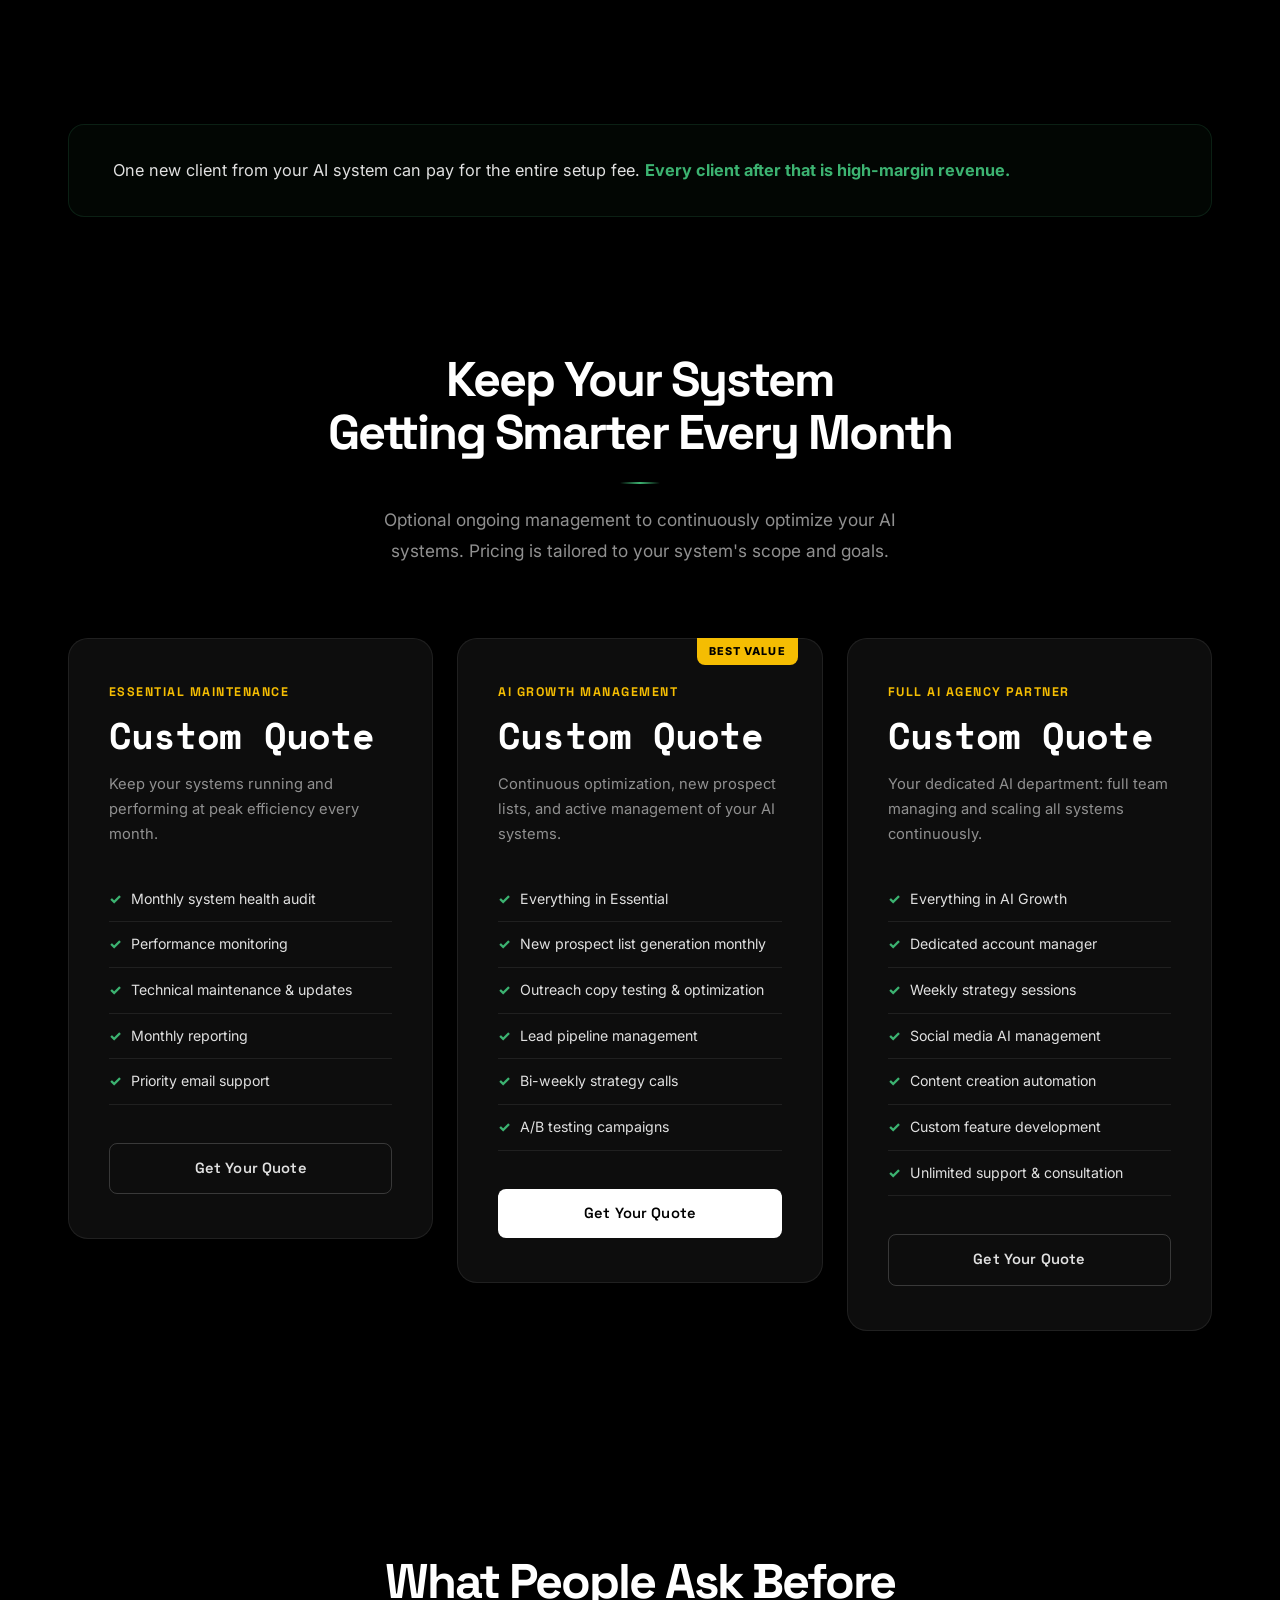
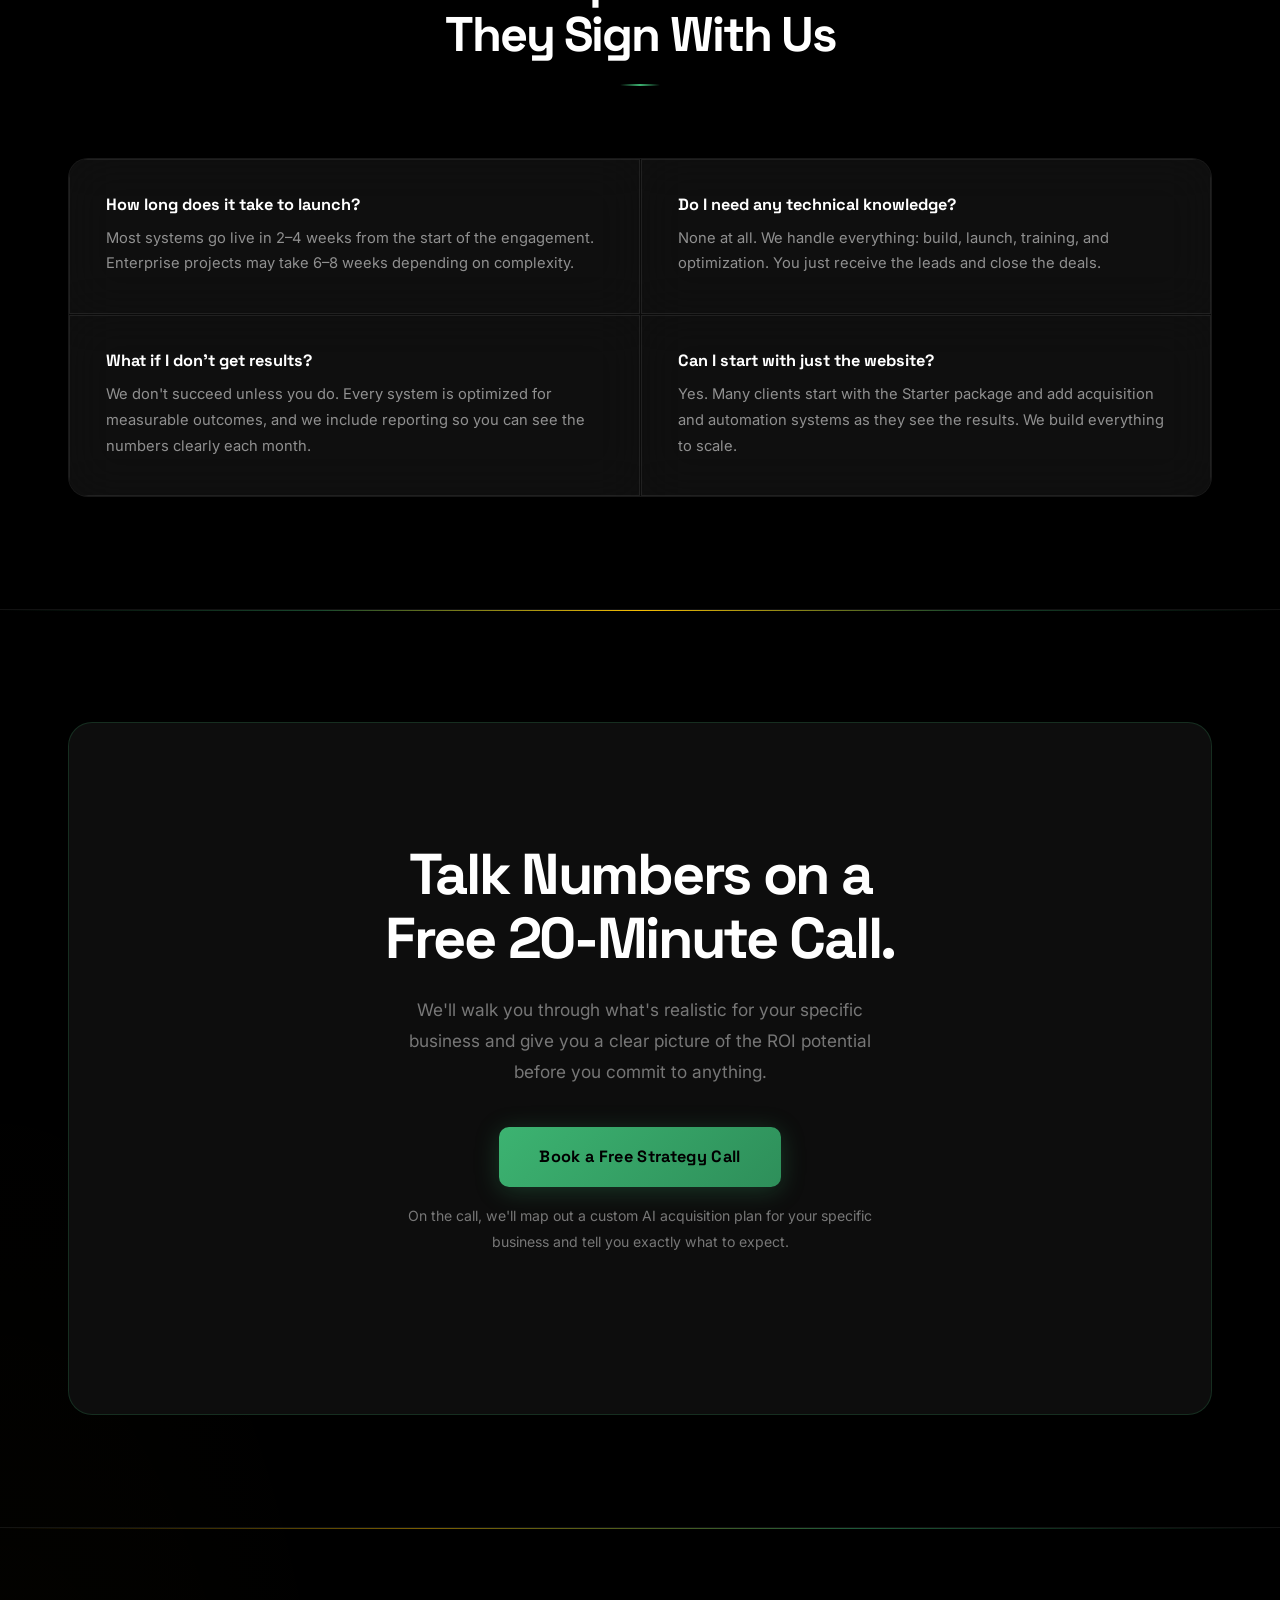
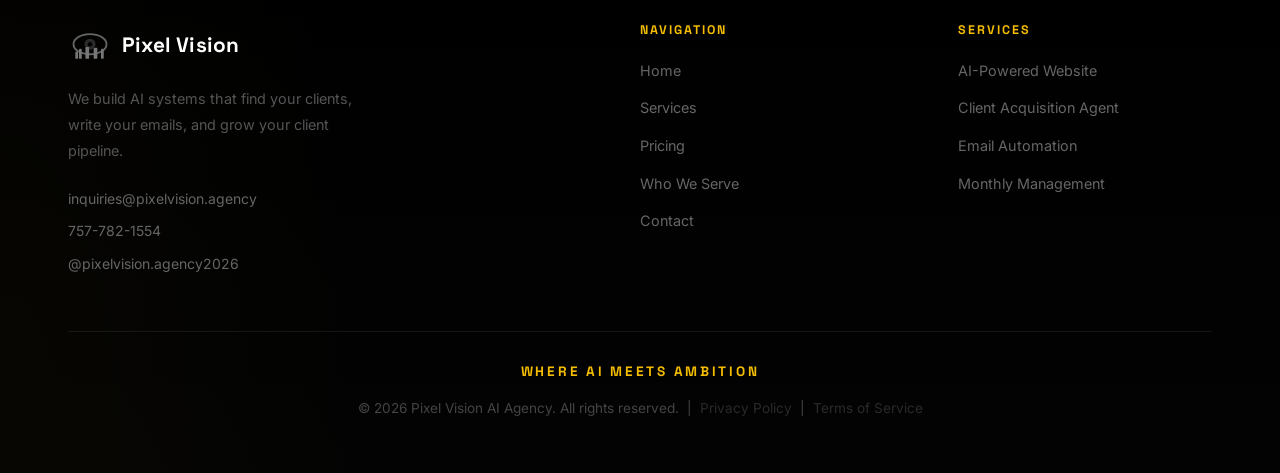
<file: pricing.html>
<!DOCTYPE html>
<html lang="en">
<head>
  <meta charset="UTF-8" />
  <meta name="viewport" content="width=device-width, initial-scale=1.0" />
  <title>Pricing | Custom AI Client Acquisition Systems | Pixel Vision</title>
  <meta name="description" content="Custom pricing for AI client acquisition systems tailored to your business. Book a free consultation to get your personalized quote." />
  <link rel="canonical" href="https://pixelvision.agency/pricing.html" />
  <meta property="og:type" content="website" />
  <meta property="og:site_name" content="Pixel Vision" />
  <meta property="og:title" content="Pricing | Custom AI Client Acquisition Systems | Pixel Vision" />
  <meta property="og:description" content="Custom pricing for AI client acquisition systems tailored to your business. Book a free consultation to get your personalized quote." />
  <meta property="og:url" content="https://pixelvision.agency/pricing.html" />
  <meta property="og:image" content="https://pixelvision.agency/og-image.png" />
  <meta property="og:image:width" content="1200" />
  <meta property="og:image:height" content="630" />
  <meta name="twitter:card" content="summary_large_image" />
  <meta name="twitter:title" content="Pricing | Custom AI Client Acquisition Systems | Pixel Vision" />
  <meta name="twitter:description" content="Custom pricing for AI client acquisition systems tailored to your business. Book a free consultation to get your personalized quote." />
  <meta name="twitter:image" content="https://pixelvision.agency/og-image.png" />
  <link rel="stylesheet" href="styles.css" />
  <link rel="preconnect" href="https://fonts.googleapis.com" />
  <link href="https://fonts.googleapis.com/css2?family=Inter:wght@300;400;500;600;700;800;900&family=Space+Grotesk:wght@400;500;600;700&family=Space+Mono:wght@400;700&display=swap" rel="stylesheet" />
</head>
<body>

  <nav class="nav" id="nav">
    <div class="nav-inner">
      <a href="/" class="logo">
        <div class="logo-icon">
          <svg viewBox="0 0 48 48" fill="none" xmlns="http://www.w3.org/2000/svg">
  <defs>
    <radialGradient id="nIris" cx="38%" cy="32%" r="65%">
      <stop offset="0%" stop-color="#7eefc4"/>
      <stop offset="45%" stop-color="#3CB371"/>
      <stop offset="100%" stop-color="#1a5c38"/>
    </radialGradient>
  </defs>
  <path d="M6,24 C12,16 36,16 42,24 C36,32 12,32 6,24 Z" fill="#020c05"/>
  <circle cx="24" cy="24" r="7.5" fill="url(#nIris)"/>
  <circle cx="24" cy="24" r="3.2" fill="#000"/>
  <circle cx="26.5" cy="21.5" r="2" fill="#F5BD02" opacity="0.95"/>
  <circle cx="27" cy="21" r="0.9" fill="#fff" opacity="0.75"/>
  <path d="M6,24 C12,16 36,16 42,24 C36,32 12,32 6,24 Z" fill="none" stroke="#3CB371" stroke-width="1.6"/>
  <circle cx="6" cy="24" r="1.2" fill="#3CB371" opacity="0.7"/>
  <circle cx="42" cy="24" r="1.2" fill="#3CB371" opacity="0.7"/>
</svg>
        </div>
        <span class="logo-text">Pixel Vision</span>
      </a>
      <button class="nav-toggle" id="navToggle" aria-label="Toggle menu">
        <span></span><span></span><span></span>
      </button>
      <ul class="nav-links" id="navLinks">
        <li><a href="/" class="nav-link">Home</a></li>
        <li><a href="services.html" class="nav-link">Services</a></li>
        <li><a href="pricing.html" class="nav-link active">Pricing</a></li>
        <li><a href="who-we-serve.html" class="nav-link">Who We Serve</a></li>
        <li><a href="contact.html" class="nav-link">Contact</a></li>
        <!-- TODO: update Calendly link when account is confirmed -->
        <li><a href="https://calendly.com/pixelvision2026" target="_blank" rel="noopener" class="btn btn-primary btn-emerald nav-cta">Book a Free Call</a></li>
      </ul>
    </div>
  </nav>

  <section class="page-hero">
    <div class="hero-bg">
      <div class="hero-gradient-orb"></div>
      <canvas class="hero-canvas" id="heroCanvas"></canvas>
      <div class="grid-overlay"></div>
      <div class="hero-noise"></div>
      <div class="glow glow-1"></div>
      <div class="glow glow-2"></div>
      <div class="glow glow-3"></div>
    </div>
    <div class="container">
      <div class="page-hero-content">
        <div class="section-label animate-fade-up">Investment</div>
        <h1 class="page-title animate-fade-up delay-1">Personalized Pricing.<br/>Serious Returns.</h1>
        <p class="page-sub animate-fade-up delay-2">Every system is priced for your business specifically. Book a free call and get an exact quote. No pressure, no obligation.</p>
      </div>
    </div>
  </section>

  <section class="pricing-section section">
    <div class="container">
      <div class="section-header">
        <h2 class="section-title">Built Around Your Business</h2>
        <p class="section-sub">Every system is priced based on your industry, goals, and scope. Book a free call and we'll give you an exact number, no obligation.</p>
      </div>
      <div class="pricing-grid">
        <div class="price-card">
          <div class="price-tier">Starter</div>
          <div class="price-range">Custom Quote</div>
          <p class="price-desc">Perfect for businesses ready to start capturing leads automatically with a premium AI-powered presence.</p>
          <ul class="price-features">
            <li>Premium AI-powered website</li>
            <li>Lead capture & CRM integration</li>
            <li>AI chatbot for 24/7 engagement</li>
            <li>Mobile-first responsive design</li>
            <li>Basic SEO architecture</li>
            <li>30-day post-launch support</li>
          </ul>
          <a href="contact.html" class="btn btn-outline price-btn">Get Your Quote</a>
        </div>
        <div class="price-card price-card-featured">
          <div class="price-badge">Most Popular</div>
          <div class="price-tier">Growth</div>
          <div class="price-range">Custom Quote</div>
          <p class="price-desc">The complete Pixel Vision system: website, AI client acquisition, email automation, and lead pipeline, built for your market.</p>
          <ul class="price-features">
            <li>Everything in Starter</li>
            <li>AI Client Acquisition Agent</li>
            <li>Email & outreach automation</li>
            <li>Full lead pipeline build-out</li>
            <li>Custom AI trained on your business</li>
            <li>60-day post-launch management</li>
            <li>Monthly performance reporting</li>
          </ul>
          <a href="contact.html" class="btn btn-primary price-btn">Get Your Quote</a>
        </div>
        <div class="price-card">
          <div class="price-tier">Enterprise</div>
          <div class="price-range">Custom Quote</div>
          <p class="price-desc">Complete AI business transformation for established firms ready to dominate their market.</p>
          <ul class="price-features">
            <li>Everything in Growth</li>
            <li>Multi-agent AI systems</li>
            <li>Social media automation</li>
            <li>Custom analytics dashboard</li>
            <li>Staff training & AI onboarding</li>
            <li>Dedicated account team</li>
            <li>Quarterly strategy sessions</li>
          </ul>
          <a href="contact.html" class="btn btn-outline price-btn">Get Your Quote</a>
        </div>
      </div>
    </div>
  </section>

  <section class="roi-section">
    <div class="container">
      <div class="roi-box">
        
        <p class="roi-text">One new client from your AI system can pay for the entire setup fee. <strong>Every client after that is high-margin revenue.</strong></p>
      </div>
    </div>
  </section>

  <section class="pricing-section section">
    <div class="container">
      <div class="section-header">
        <h2 class="section-title">Keep Your System<br/>Getting Smarter Every Month</h2>
        <p class="section-sub">Optional ongoing management to continuously optimize your AI systems. Pricing is tailored to your system's scope and goals.</p>
      </div>
      <div class="pricing-grid">
        <div class="price-card">
          <div class="price-tier">Essential Maintenance</div>
          <div class="price-range">Custom Quote</div>
          <p class="price-desc">Keep your systems running and performing at peak efficiency every month.</p>
          <ul class="price-features">
            <li>Monthly system health audit</li>
            <li>Performance monitoring</li>
            <li>Technical maintenance & updates</li>
            <li>Monthly reporting</li>
            <li>Priority email support</li>
          </ul>
          <a href="contact.html" class="btn btn-outline price-btn">Get Your Quote</a>
        </div>
        <div class="price-card price-card-featured">
          <div class="price-badge">Best Value</div>
          <div class="price-tier">AI Growth Management</div>
          <div class="price-range">Custom Quote</div>
          <p class="price-desc">Continuous optimization, new prospect lists, and active management of your AI systems.</p>
          <ul class="price-features">
            <li>Everything in Essential</li>
            <li>New prospect list generation monthly</li>
            <li>Outreach copy testing & optimization</li>
            <li>Lead pipeline management</li>
            <li>Bi-weekly strategy calls</li>
            <li>A/B testing campaigns</li>
          </ul>
          <a href="contact.html" class="btn btn-primary price-btn">Get Your Quote</a>
        </div>
        <div class="price-card">
          <div class="price-tier">Full AI Agency Partner</div>
          <div class="price-range">Custom Quote</div>
          <p class="price-desc">Your dedicated AI department: full team managing and scaling all systems continuously.</p>
          <ul class="price-features">
            <li>Everything in AI Growth</li>
            <li>Dedicated account manager</li>
            <li>Weekly strategy sessions</li>
            <li>Social media AI management</li>
            <li>Content creation automation</li>
            <li>Custom feature development</li>
            <li>Unlimited support & consultation</li>
          </ul>
          <a href="contact.html" class="btn btn-outline price-btn">Get Your Quote</a>
        </div>
      </div>
    </div>
  </section>

  <section class="faq-section section">
    <div class="container">
      <div class="section-header">
        <h2 class="section-title">What People Ask Before<br/>They Sign With Us</h2>
      </div>
      <div class="faq-grid">
        <div class="faq-item">
          <h4>How long does it take to launch?</h4>
          <p>Most systems go live in 2–4 weeks from the start of the engagement. Enterprise projects may take 6–8 weeks depending on complexity.</p>
        </div>
        <div class="faq-item">
          <h4>Do I need any technical knowledge?</h4>
          <p>None at all. We handle everything: build, launch, training, and optimization. You just receive the leads and close the deals.</p>
        </div>
        <div class="faq-item">
          <h4>What if I don't get results?</h4>
          <p>We don't succeed unless you do. Every system is optimized for measurable outcomes, and we include reporting so you can see the numbers clearly each month.</p>
        </div>
        <div class="faq-item">
          <h4>Can I start with just the website?</h4>
          <p>Yes. Many clients start with the Starter package and add acquisition and automation systems as they see the results. We build everything to scale.</p>
        </div>
      </div>
    </div>
  </section>

  <section class="cta-section section">
    <div class="container">
      <div class="cta-box">
        <div class="cta-glow"></div>
        <h2>Talk Numbers on a<br/>Free 20-Minute Call.</h2>
        <p>We'll walk you through what's realistic for your specific business and give you a clear picture of the ROI potential before you commit to anything.</p>
        <!-- TODO: update Calendly link when account is confirmed -->
        <a href="https://calendly.com/pixelvision2026" target="_blank" rel="noopener" class="btn btn-primary btn-emerald btn-large">Book a Free Strategy Call</a>
        <p style="margin-top:16px;font-size:0.88rem;color:#777;">On the call, we'll map out a custom AI acquisition plan for your specific business and tell you exactly what to expect.</p>
      </div>
    </div>
  </section>

  <footer class="footer">
    <div class="container">
      <div class="footer-grid">
        <div class="footer-brand">
          <a href="/" class="logo">
            <div class="logo-icon logo-icon-sm">
              <svg viewBox="0 0 48 48" fill="none"><ellipse cx="24" cy="22" rx="18" ry="11" stroke="#666" stroke-width="2"/><circle cx="24" cy="22" r="6" fill="#303030" opacity="0.9"/><circle cx="24" cy="22" r="2.5" fill="#000"/><rect x="8" y="30" width="3" height="8" fill="#777" rx="1"/><rect x="12" y="27" width="3" height="11" fill="#777" rx="1"/><rect x="19" y="25" width="4" height="13" fill="#777" rx="1"/><rect x="28" y="26" width="4" height="12" fill="#777" rx="1"/><rect x="36" y="27" width="3" height="11" fill="#777" rx="1"/></svg>
            </div>
            <span class="logo-text">Pixel Vision</span>
          </a>
          <p class="footer-tagline">We build AI systems that find your clients, write your emails, and grow your client pipeline.</p>
          <div class="footer-contact-info">
            <a href="mailto:inquiries@pixelvision.agency">inquiries@pixelvision.agency</a>
            <a href="tel:7577821554">757-782-1554</a>
            <a href="https://instagram.com/pixelvision.agency2026" target="_blank" rel="noopener">@pixelvision.agency2026</a>
          </div>
          
        </div>
        <div class="footer-nav">
          <h4>Navigation</h4>
          <ul>
            <li><a href="/">Home</a></li>
            <li><a href="services.html">Services</a></li>
            <li><a href="pricing.html">Pricing</a></li>
            <li><a href="who-we-serve.html">Who We Serve</a></li>
            <li><a href="contact.html">Contact</a></li>
          </ul>
        </div>
        <div class="footer-services">
          <h4>Services</h4>
          <ul>
            <li><a href="services.html">AI-Powered Website</a></li>
            <li><a href="services.html">Client Acquisition Agent</a></li>
            <li><a href="services.html">Email Automation</a></li>
            <li><a href="services.html">Monthly Management</a></li>
          </ul>
        </div>
      </div>
      <div class="footer-bottom">
        <p class="footer-brand-line">Where AI Meets Ambition</p>
        <p>&copy; 2026 Pixel Vision AI Agency. All rights reserved. &nbsp;|&nbsp; <a href="privacy.html" style="color:inherit;opacity:0.6;">Privacy Policy</a> &nbsp;|&nbsp; <a href="terms.html" style="color:inherit;opacity:0.6;">Terms of Service</a></p>
      </div>
    </div>
  </footer>

  <script src="main.js"></script>
  <script src="cookie-consent.js"></script>
  <script src="chatbot.js"></script>
  <script>
  (function(){
    const canvas=document.getElementById('heroCanvas');
    if(!canvas)return;
    const ctx=canvas.getContext('2d');
    const EM=[60,179,113],SV=[180,180,200];
    const N=90,MD=150,SP=0.35;
    let W,H,pts;
    function resize(){W=canvas.width=canvas.offsetWidth;H=canvas.height=canvas.offsetHeight;}
    function init(){pts=Array.from({length:N},()=>({x:Math.random()*W,y:Math.random()*H,vx:(Math.random()-.5)*SP*2,vy:(Math.random()-.5)*SP*2,r:Math.random()*1.4+1,em:Math.random()<.28}));}
    function frame(){
      ctx.clearRect(0,0,W,H);
      for(let i=0;i<pts.length;i++){for(let j=i+1;j<pts.length;j++){const a=pts[i],b=pts[j];const dx=a.x-b.x,dy=a.y-b.y,d=Math.sqrt(dx*dx+dy*dy);if(d>MD)continue;const al=(1-d/MD)*0.32;const[r,g,bl]=(a.em||b.em)?EM:SV;ctx.beginPath();ctx.strokeStyle=`rgba(${r},${g},${bl},${al})`;ctx.lineWidth=0.75;ctx.moveTo(a.x,a.y);ctx.lineTo(b.x,b.y);ctx.stroke();}}
      for(const p of pts){const[r,g,b]=p.em?EM:SV;ctx.beginPath();ctx.arc(p.x,p.y,p.r,0,Math.PI*2);ctx.fillStyle=`rgba(${r},${g},${b},${p.em?.9:.45})`;ctx.fill();if(p.em){ctx.beginPath();ctx.arc(p.x,p.y,p.r*3.5,0,Math.PI*2);ctx.fillStyle=`rgba(${r},${g},${b},.06)`;ctx.fill();}p.x+=p.vx;p.y+=p.vy;if(p.x<0)p.x=W;if(p.x>W)p.x=0;if(p.y<0)p.y=H;if(p.y>H)p.y=0;}
      requestAnimationFrame(frame);
    }
    window.addEventListener('resize',()=>{resize();init();});
    if(document.readyState==='complete'){resize();init();frame();}
    else window.addEventListener('load',()=>{resize();init();frame();});
  })();
  </script>
</body>
</html>
</file>
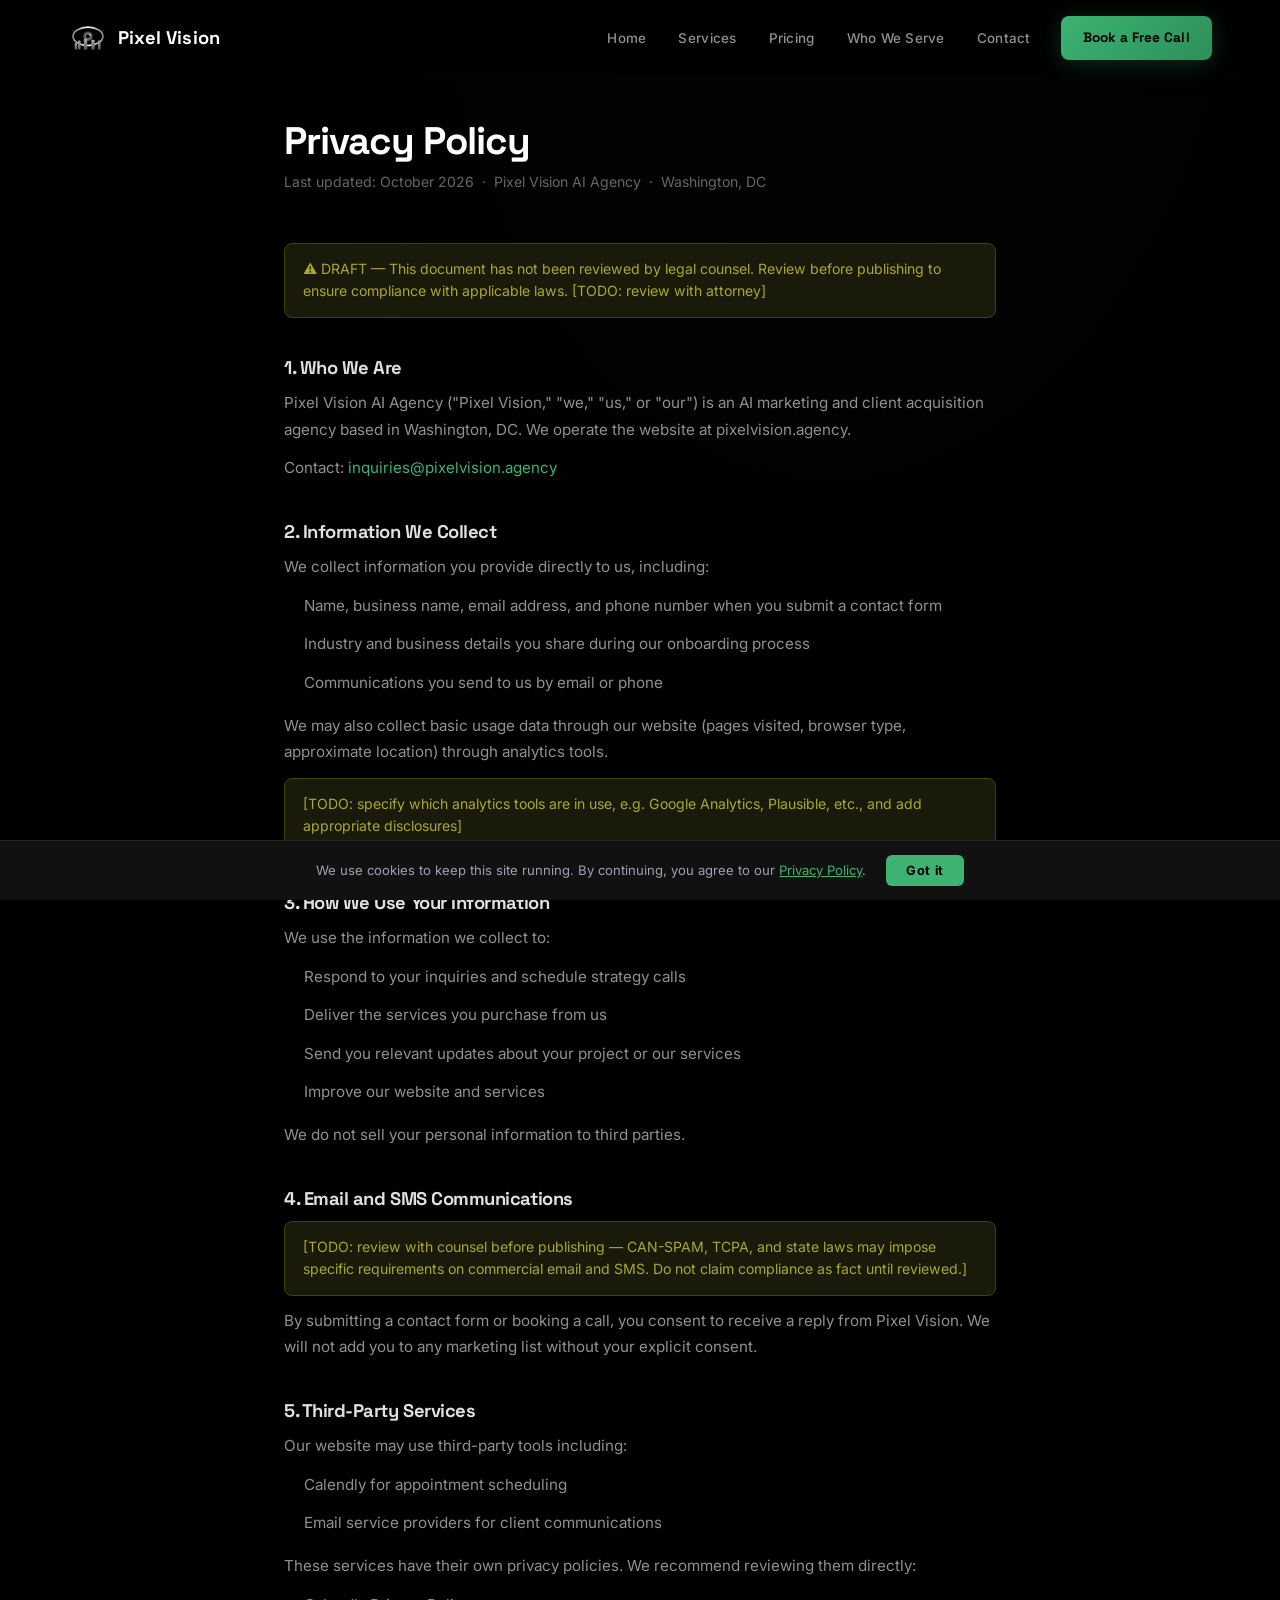
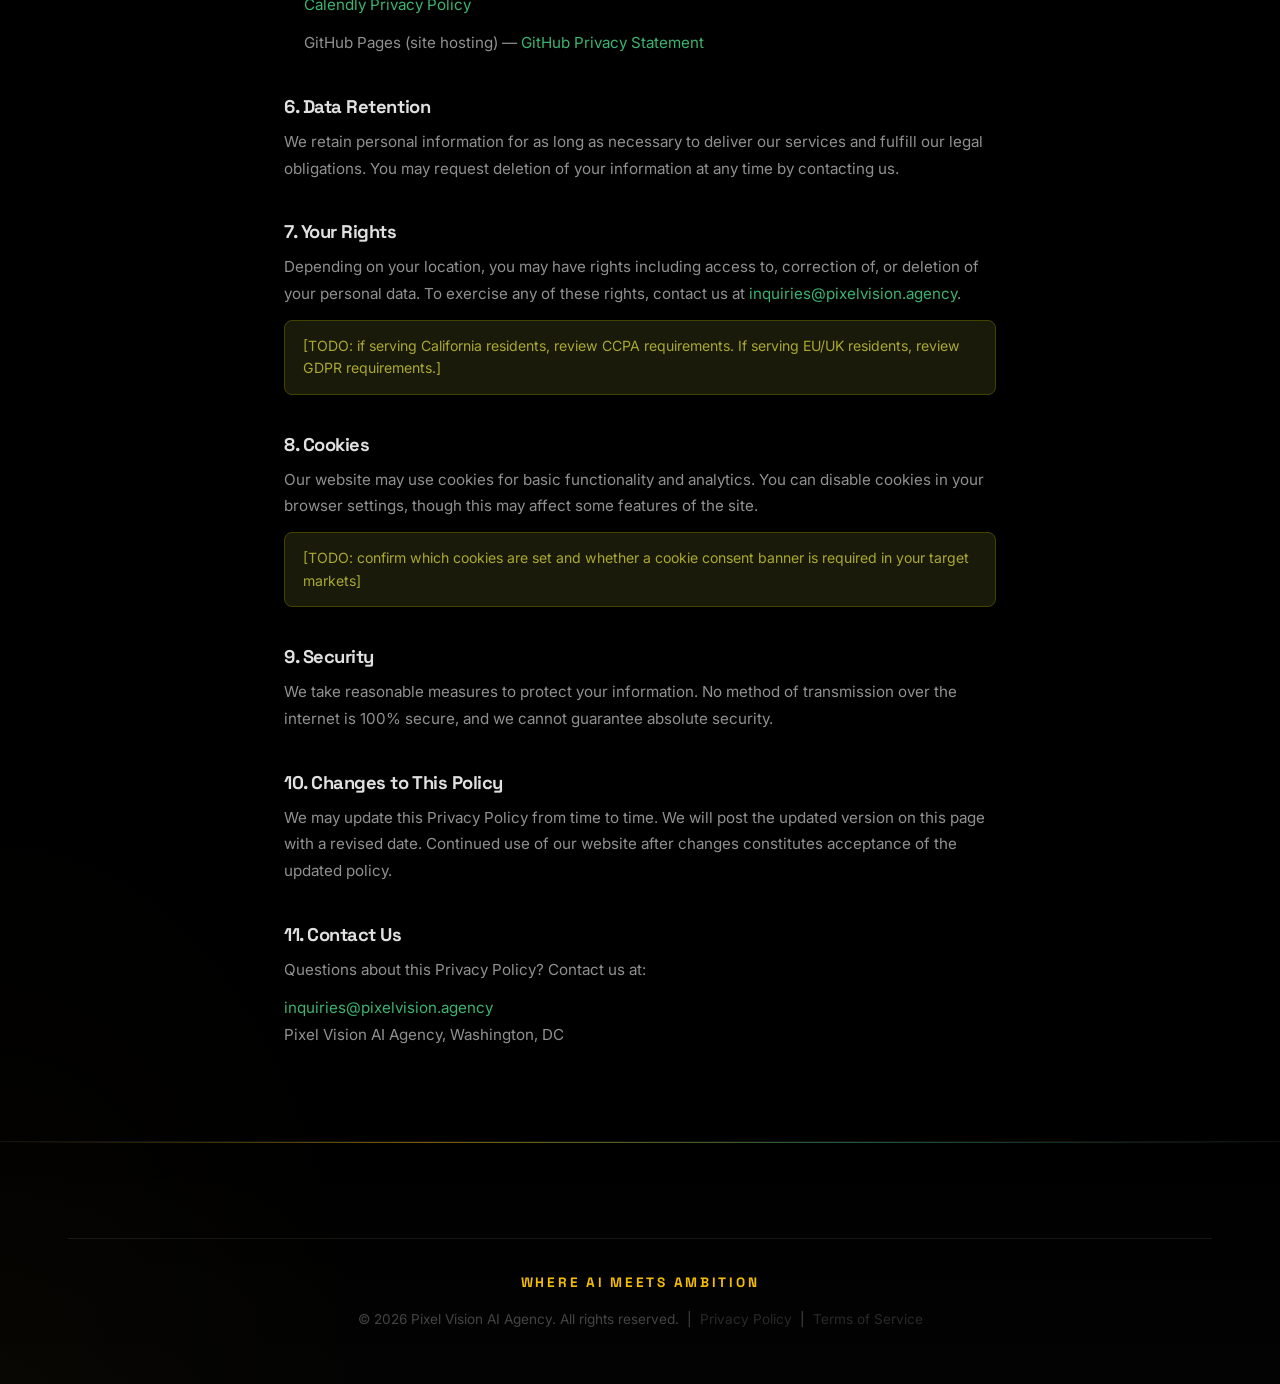
<file: privacy.html>
<!DOCTYPE html>
<html lang="en">
<head>
  <meta charset="UTF-8" />
  <meta name="viewport" content="width=device-width, initial-scale=1.0" />
  <title>Privacy Policy | Pixel Vision AI Agency</title>
  <meta name="description" content="Privacy Policy for Pixel Vision AI Agency. How we collect, use, and protect your information." />
  <link rel="canonical" href="https://pixelvision.agency/privacy.html" />
  <meta property="og:type" content="website" />
  <meta property="og:site_name" content="Pixel Vision" />
  <meta property="og:title" content="Privacy Policy | Pixel Vision AI Agency" />
  <meta property="og:description" content="Privacy Policy for Pixel Vision AI Agency. How we collect, use, and protect your information." />
  <meta property="og:url" content="https://pixelvision.agency/privacy.html" />
  <meta property="og:image" content="https://pixelvision.agency/og-image.png" />
  <meta property="og:image:width" content="1200" />
  <meta property="og:image:height" content="630" />
  <meta name="twitter:card" content="summary_large_image" />
  <meta name="twitter:title" content="Privacy Policy | Pixel Vision AI Agency" />
  <meta name="twitter:description" content="Privacy Policy for Pixel Vision AI Agency. How we collect, use, and protect your information." />
  <meta name="twitter:image" content="https://pixelvision.agency/og-image.png" />
  <link rel="stylesheet" href="styles.css" />
  <link rel="preconnect" href="https://fonts.googleapis.com" />
  <link href="https://fonts.googleapis.com/css2?family=Inter:wght@300;400;500;600;700;800;900&family=Space+Grotesk:wght@400;500;600;700&display=swap" rel="stylesheet" />
  <style>
    .legal-page { max-width: 760px; margin: 0 auto; padding: 120px 24px 80px; }
    .legal-page h1 { font-size: clamp(1.8rem, 3vw, 2.6rem); font-weight: 800; margin-bottom: 8px; }
    .legal-page .legal-meta { color: var(--gray-500); font-size: 0.88rem; margin-bottom: 48px; }
    .legal-page h2 { font-size: 1.15rem; font-weight: 700; margin: 40px 0 12px; color: var(--gray-100); }
    .legal-page p, .legal-page li { font-size: 0.95rem; color: var(--gray-400); line-height: 1.75; margin-bottom: 12px; }
    .legal-page ul { padding-left: 20px; margin-bottom: 16px; }
    .legal-page .todo-note { background: #1a1a0a; border: 1px solid #444400; border-radius: 8px; padding: 14px 18px; margin: 12px 0; font-size: 0.88rem; color: #aaa830; }
    .legal-page a { color: var(--emerald); }
  </style>
</head>
<body>

  <nav class="nav" id="nav">
    <div class="nav-inner">
      <a href="/" class="logo">
        <div class="logo-icon">
          <svg viewBox="0 0 48 48" fill="none" xmlns="http://www.w3.org/2000/svg">
            <ellipse cx="24" cy="22" rx="18" ry="11" stroke="url(#eyeGradPR)" stroke-width="2"/>
            <circle cx="24" cy="22" r="6" fill="url(#irisGradPR)" opacity="0.9"/>
            <circle cx="24" cy="22" r="2.5" fill="#000"/>
            <circle cx="26" cy="20" r="1" fill="white" opacity="0.8"/>
            <rect x="8" y="30" width="3" height="8" fill="url(#cityGradPR)" rx="1"/>
            <rect x="12" y="27" width="3" height="11" fill="url(#cityGradPR)" rx="1"/>
            <rect x="19" y="25" width="4" height="13" fill="url(#cityGradPR)" rx="1"/>
            <rect x="28" y="26" width="4" height="12" fill="url(#cityGradPR)" rx="1"/>
            <rect x="36" y="27" width="3" height="11" fill="url(#cityGradPR)" rx="1"/>
            <defs>
              <linearGradient id="eyeGradPR" x1="6" y1="22" x2="42" y2="22" gradientUnits="userSpaceOnUse">
                <stop stop-color="#888"/><stop offset="0.5" stop-color="white"/><stop offset="1" stop-color="#888"/>
              </linearGradient>
              <radialGradient id="irisGradPR" cx="24" cy="22" r="6" gradientUnits="userSpaceOnUse">
                <stop stop-color="#E0E0E0"/><stop offset="0.5" stop-color="#909090"/><stop offset="1" stop-color="#303030"/>
              </radialGradient>
              <linearGradient id="cityGradPR" x1="0" y1="0" x2="0" y2="1" gradientUnits="objectBoundingBox">
                <stop stop-color="#aaa"/><stop offset="1" stop-color="#555"/>
              </linearGradient>
            </defs>
          </svg>
        </div>
        <span class="logo-text">Pixel Vision</span>
      </a>
      <button class="nav-toggle" id="navToggle" aria-label="Toggle menu">
        <span></span><span></span><span></span>
      </button>
      <ul class="nav-links" id="navLinks">
        <li><a href="/" class="nav-link">Home</a></li>
        <li><a href="services.html" class="nav-link">Services</a></li>
        <li><a href="pricing.html" class="nav-link">Pricing</a></li>
        <li><a href="who-we-serve.html" class="nav-link">Who We Serve</a></li>
        <li><a href="contact.html" class="nav-link">Contact</a></li>
        <li><a href="https://calendly.com/pixelvision2026" target="_blank" rel="noopener" class="btn btn-primary btn-emerald nav-cta">Book a Free Call</a></li>
      </ul>
    </div>
  </nav>

  <main class="legal-page">
    <h1>Privacy Policy</h1>
    <p class="legal-meta">Last updated: October 2026 &nbsp;·&nbsp; Pixel Vision AI Agency &nbsp;·&nbsp; Washington, DC</p>

    <div class="todo-note">⚠ DRAFT — This document has not been reviewed by legal counsel. Review before publishing to ensure compliance with applicable laws. [TODO: review with attorney]</div>

    <h2>1. Who We Are</h2>
     <p>Pixel Vision AI Agency ("Pixel Vision," "we," "us," or "our") is an AI marketing and client acquisition agency based in Washington, DC. We operate the website at pixelvision.agency.</p>
    <p>Contact: <a href="mailto:inquiries@pixelvision.agency">inquiries@pixelvision.agency</a></p>

    <h2>2. Information We Collect</h2>
    <p>We collect information you provide directly to us, including:</p>
    <ul>
      <li>Name, business name, email address, and phone number when you submit a contact form</li>
      <li>Industry and business details you share during our onboarding process</li>
      <li>Communications you send to us by email or phone</li>
    </ul>
    <p>We may also collect basic usage data through our website (pages visited, browser type, approximate location) through analytics tools.</p>
    <div class="todo-note">[TODO: specify which analytics tools are in use, e.g. Google Analytics, Plausible, etc., and add appropriate disclosures]</div>

    <h2>3. How We Use Your Information</h2>
    <p>We use the information we collect to:</p>
    <ul>
      <li>Respond to your inquiries and schedule strategy calls</li>
      <li>Deliver the services you purchase from us</li>
      <li>Send you relevant updates about your project or our services</li>
      <li>Improve our website and services</li>
    </ul>
    <p>We do not sell your personal information to third parties.</p>

    <h2>4. Email and SMS Communications</h2>
    <div class="todo-note">[TODO: review with counsel before publishing — CAN-SPAM, TCPA, and state laws may impose specific requirements on commercial email and SMS. Do not claim compliance as fact until reviewed.]</div>
    <p>By submitting a contact form or booking a call, you consent to receive a reply from Pixel Vision. We will not add you to any marketing list without your explicit consent.</p>

    <h2>5. Third-Party Services</h2>
    <p>Our website may use third-party tools including:</p>
    <ul>
      <li>Calendly for appointment scheduling</li>
      <li>Email service providers for client communications</li>
    </ul>
    <p>These services have their own privacy policies. We recommend reviewing them directly:</p>
    <ul>
      <li><a href="https://calendly.com/privacy" target="_blank" rel="noopener">Calendly Privacy Policy</a></li>
      <li>GitHub Pages (site hosting) — <a href="https://docs.github.com/en/site-policy/privacy-policies/github-privacy-statement" target="_blank" rel="noopener">GitHub Privacy Statement</a></li>
    </ul>

    <h2>6. Data Retention</h2>
    <p>We retain personal information for as long as necessary to deliver our services and fulfill our legal obligations. You may request deletion of your information at any time by contacting us.</p>

    <h2>7. Your Rights</h2>
    <p>Depending on your location, you may have rights including access to, correction of, or deletion of your personal data. To exercise any of these rights, contact us at <a href="mailto:inquiries@pixelvision.agency">inquiries@pixelvision.agency</a>.</p>
    <div class="todo-note">[TODO: if serving California residents, review CCPA requirements. If serving EU/UK residents, review GDPR requirements.]</div>

    <h2>8. Cookies</h2>
    <p>Our website may use cookies for basic functionality and analytics. You can disable cookies in your browser settings, though this may affect some features of the site.</p>
    <div class="todo-note">[TODO: confirm which cookies are set and whether a cookie consent banner is required in your target markets]</div>

    <h2>9. Security</h2>
    <p>We take reasonable measures to protect your information. No method of transmission over the internet is 100% secure, and we cannot guarantee absolute security.</p>

    <h2>10. Changes to This Policy</h2>
    <p>We may update this Privacy Policy from time to time. We will post the updated version on this page with a revised date. Continued use of our website after changes constitutes acceptance of the updated policy.</p>

    <h2>11. Contact Us</h2>
    <p>Questions about this Privacy Policy? Contact us at:</p>
    <p><a href="mailto:inquiries@pixelvision.agency">inquiries@pixelvision.agency</a><br/>Pixel Vision AI Agency, Washington, DC</p>
  </main>

  <footer class="footer">
    <div class="container">
      <div class="footer-bottom" style="padding-top: 32px;">
        <p class="footer-brand-line">Where AI Meets Ambition</p>
        <p>&copy; 2026 Pixel Vision AI Agency. All rights reserved. &nbsp;|&nbsp; <a href="privacy.html" style="color:inherit;opacity:0.6;">Privacy Policy</a> &nbsp;|&nbsp; <a href="terms.html" style="color:inherit;opacity:0.6;">Terms of Service</a></p>
      </div>
    </div>
  </footer>

  <script src="main.js"></script>
  <script src="cookie-consent.js"></script>
</body>
</html>
</file>
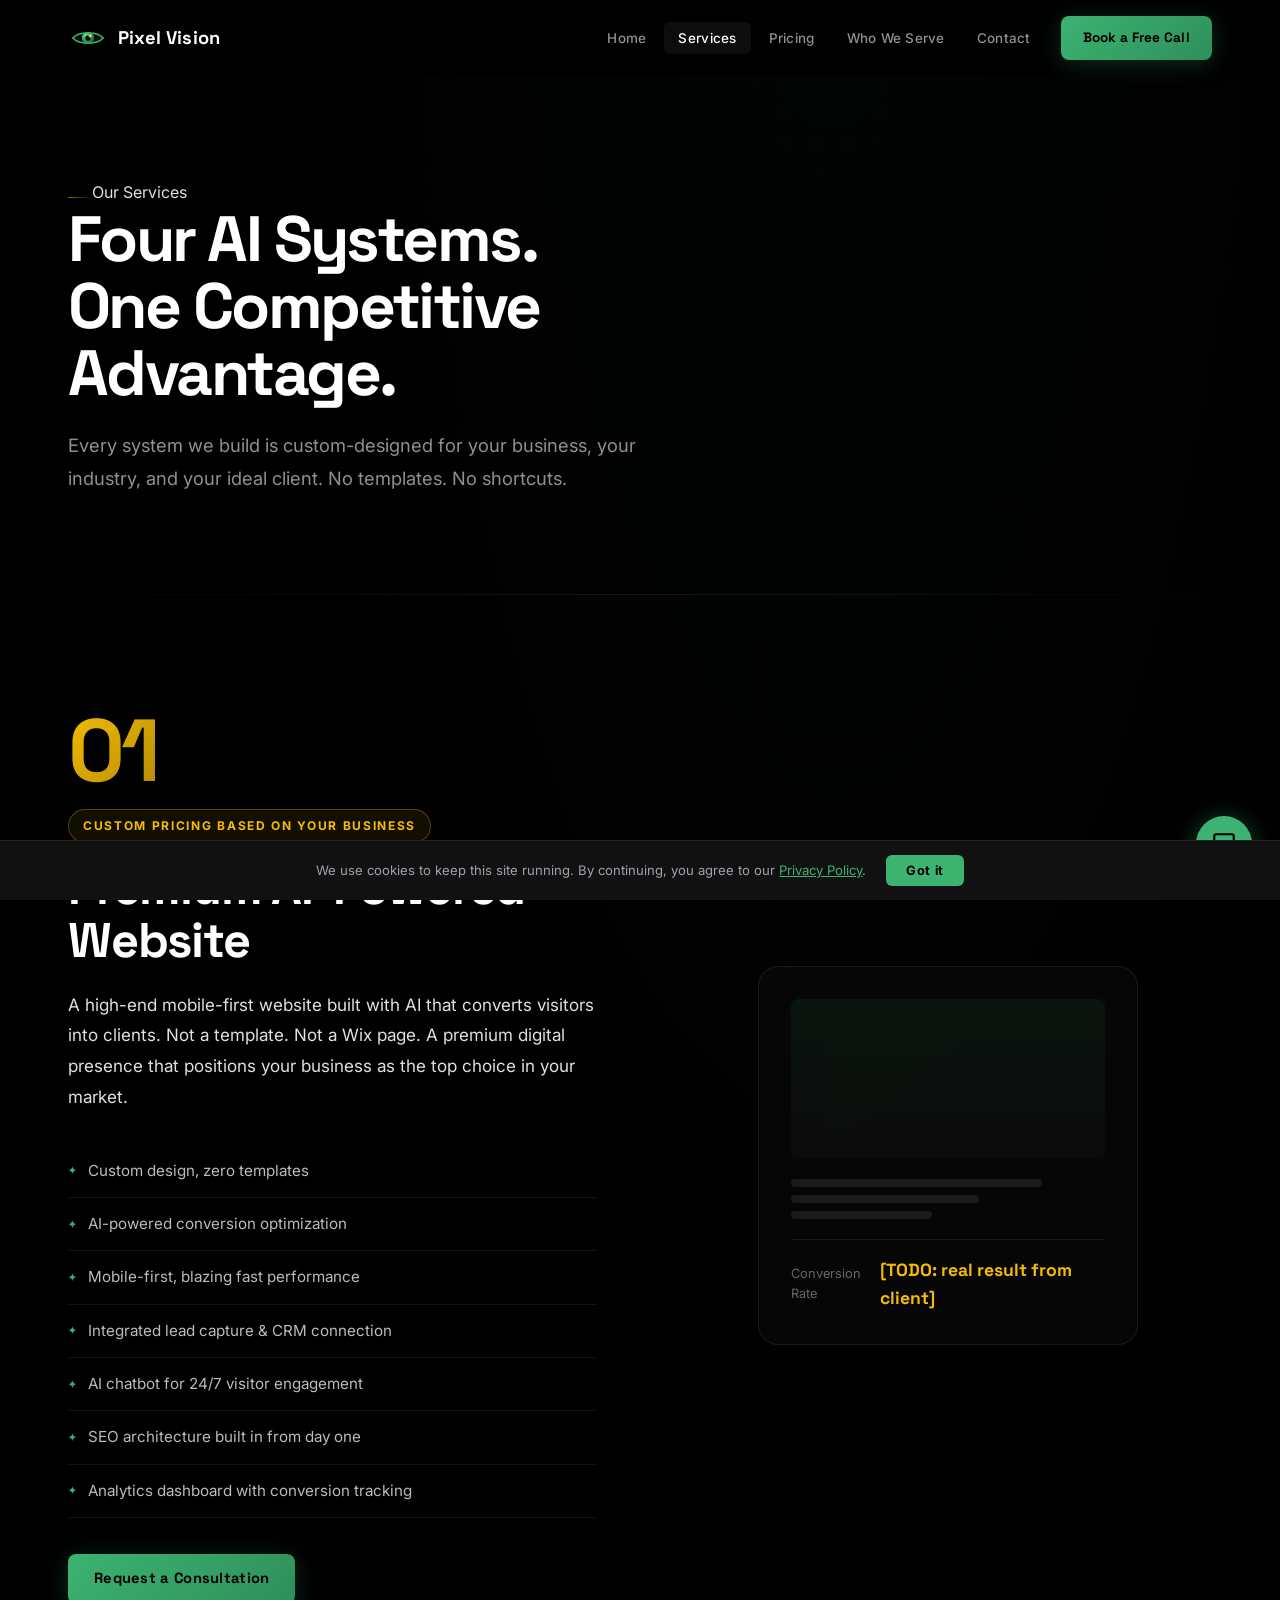
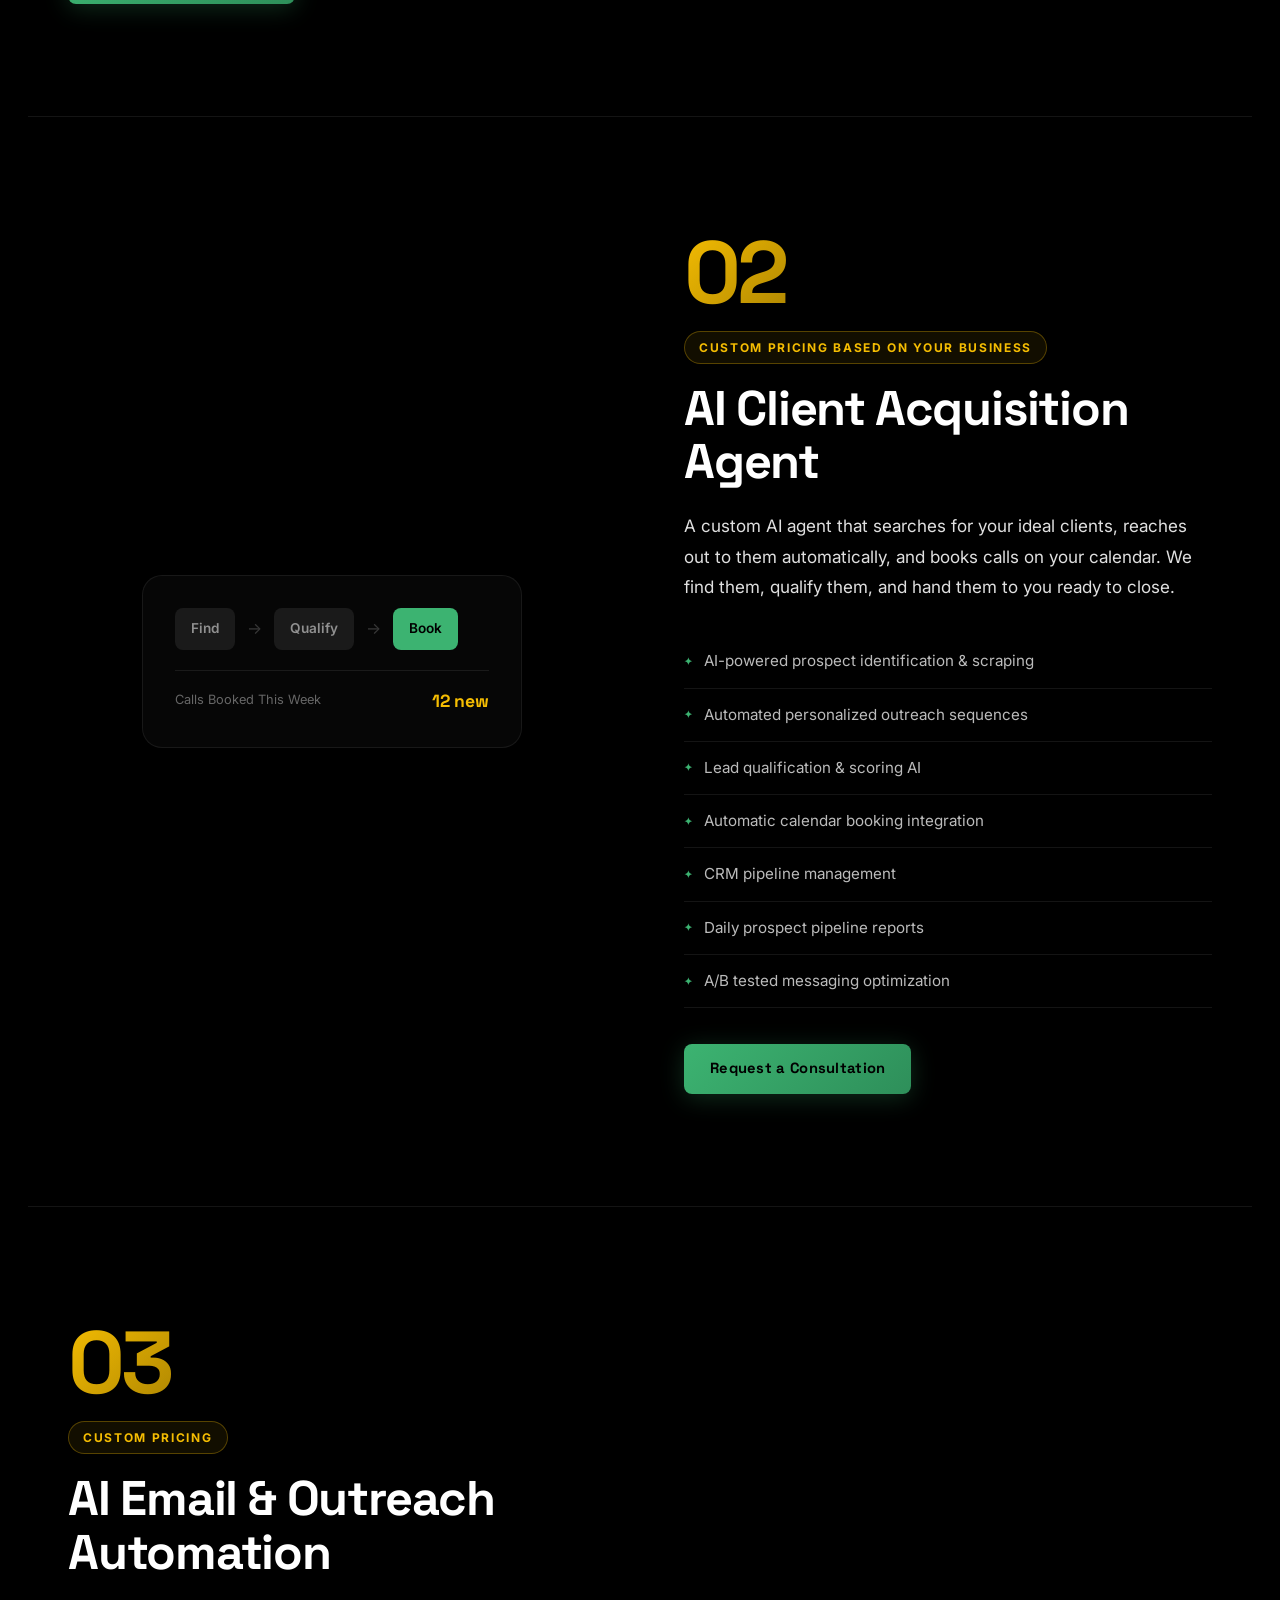
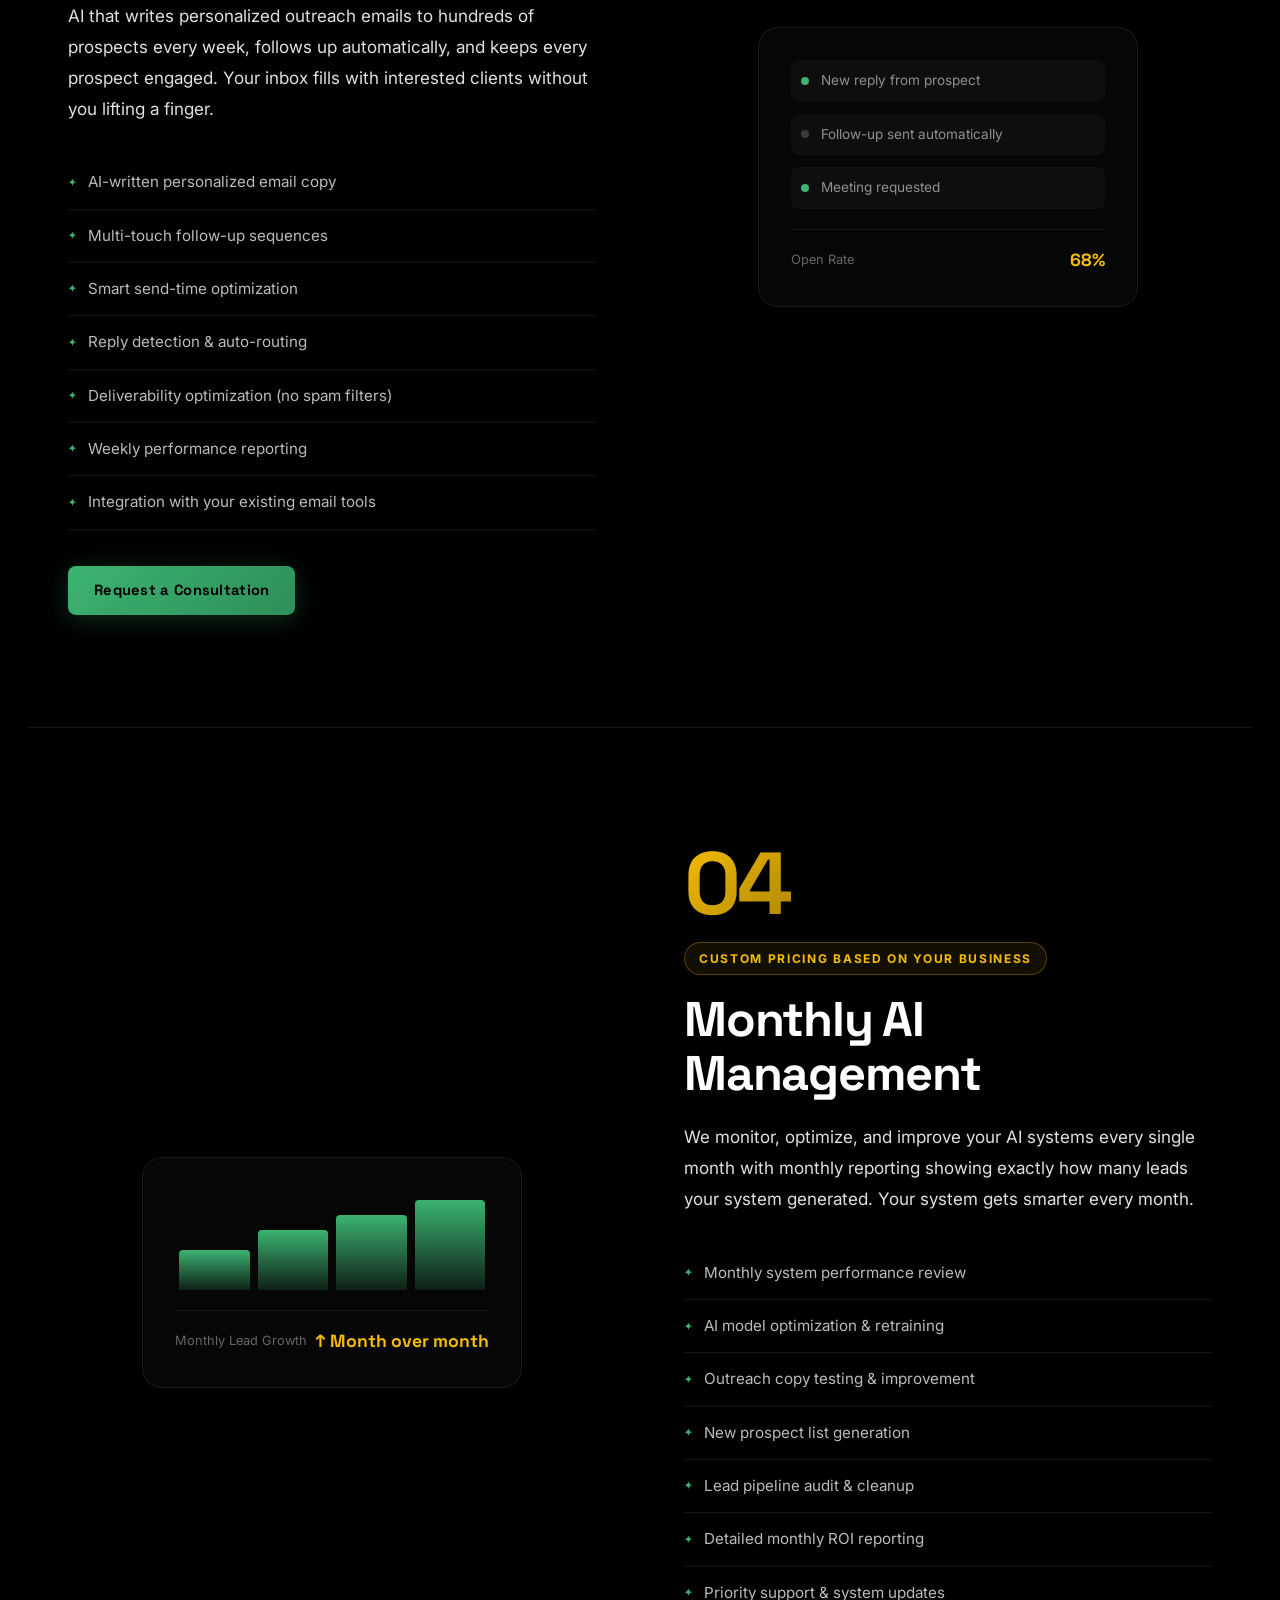
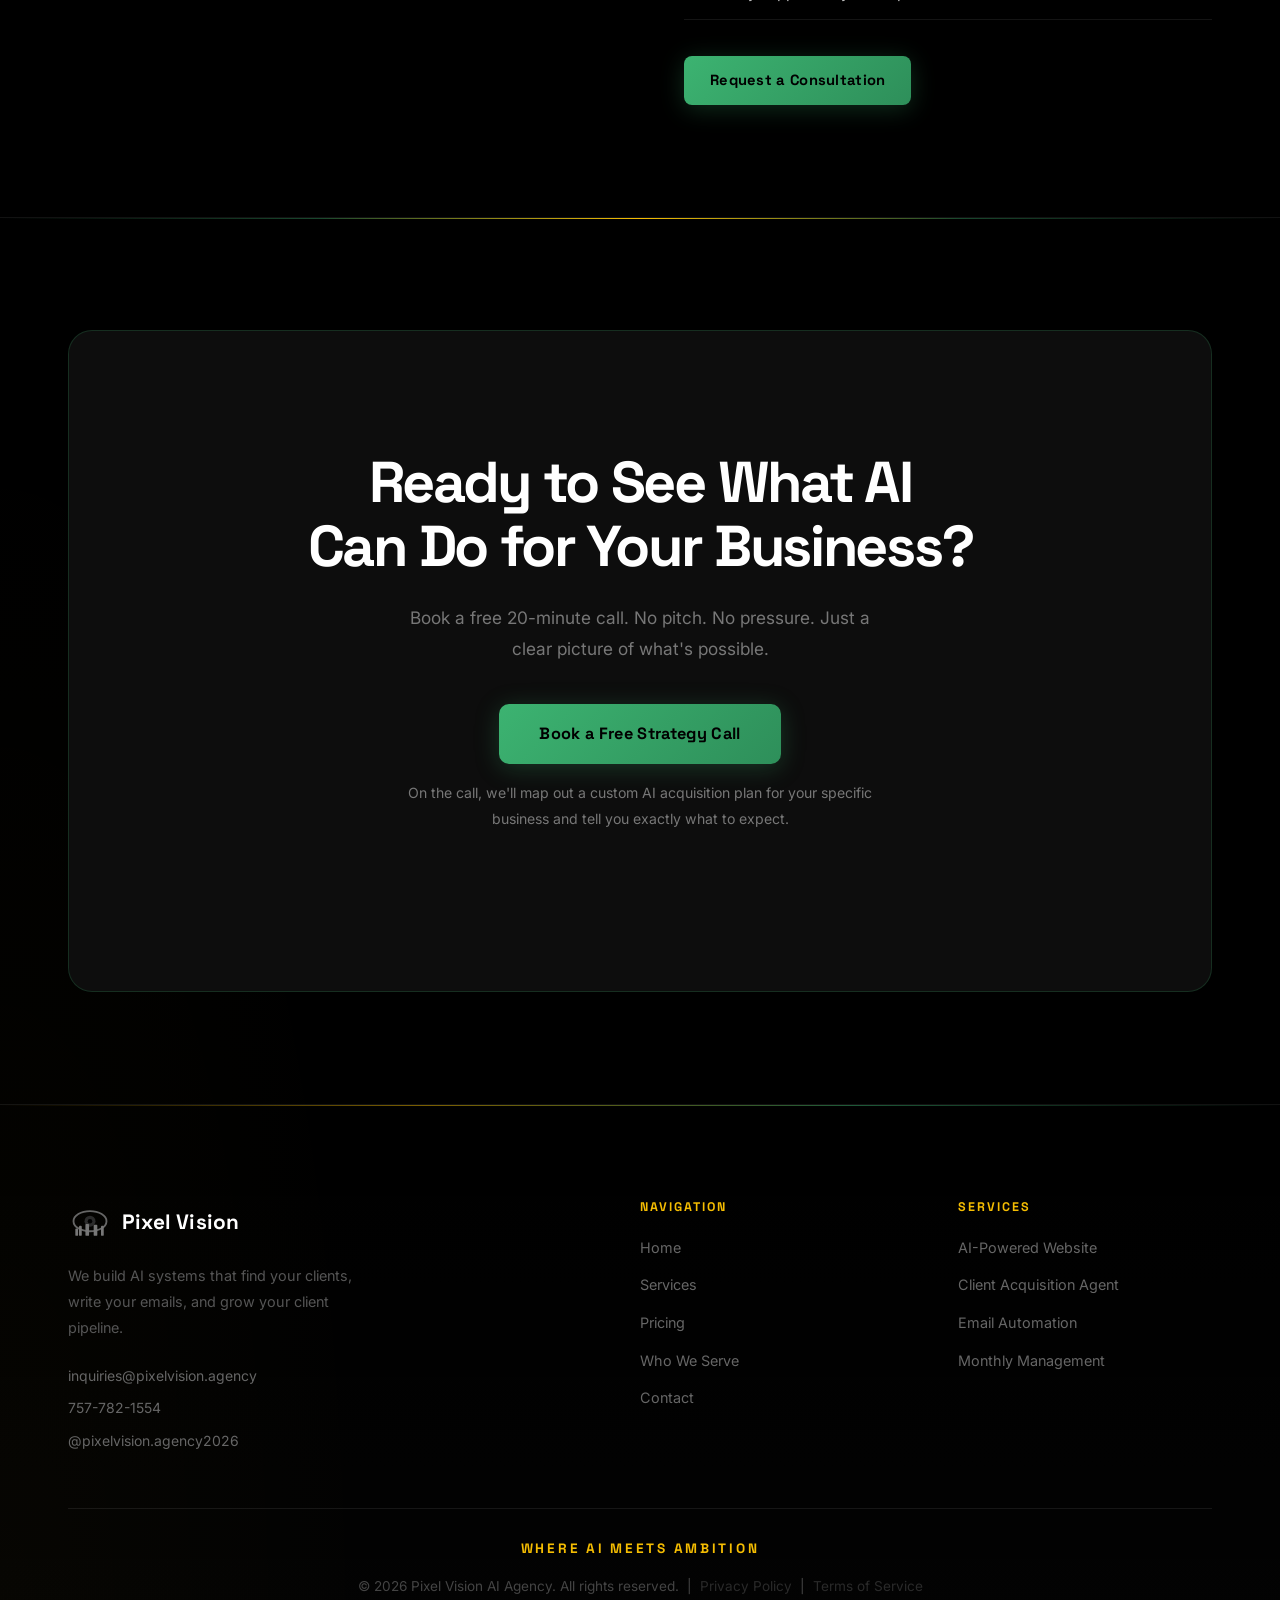
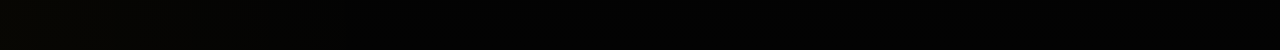
<file: services.html>
<!DOCTYPE html>
<html lang="en">
<head>
  <meta charset="UTF-8" />
  <meta name="viewport" content="width=device-width, initial-scale=1.0" />
  <title>AI Client Acquisition Services | Outreach, Websites &amp; Automation | Pixel Vision</title>
  <meta name="description" content="Custom AI systems that identify prospects, automate outreach, and book qualified calls, built for commercial real estate, law firms, and professional services." />
  <link rel="canonical" href="https://pixelvision.agency/services.html" />
  <meta property="og:type" content="website" />
  <meta property="og:site_name" content="Pixel Vision" />
  <meta property="og:title" content="AI Client Acquisition Services | Outreach, Websites &amp; Automation | Pixel Vision" />
  <meta property="og:description" content="Custom AI systems that identify prospects, automate outreach, and book qualified calls, built for commercial real estate, law firms, and professional services." />
  <meta property="og:url" content="https://pixelvision.agency/services.html" />
  <meta property="og:image" content="https://pixelvision.agency/og-image.png" />
  <meta property="og:image:width" content="1200" />
  <meta property="og:image:height" content="630" />
  <meta name="twitter:card" content="summary_large_image" />
  <meta name="twitter:title" content="AI Client Acquisition Services | Outreach, Websites &amp; Automation | Pixel Vision" />
  <meta name="twitter:description" content="Custom AI systems that identify prospects, automate outreach, and book qualified calls, built for commercial real estate, law firms, and professional services." />
  <meta name="twitter:image" content="https://pixelvision.agency/og-image.png" />
  <link rel="stylesheet" href="styles.css" />
  <link rel="preconnect" href="https://fonts.googleapis.com" />
  <link href="https://fonts.googleapis.com/css2?family=Inter:wght@300;400;500;600;700;800;900&family=Space+Grotesk:wght@400;500;600;700&family=Space+Mono:wght@400;700&display=swap" rel="stylesheet" />
</head>
<body>

  <nav class="nav" id="nav">
    <div class="nav-inner">
      <a href="/" class="logo">
        <div class="logo-icon">
          <svg viewBox="0 0 48 48" fill="none" xmlns="http://www.w3.org/2000/svg">
  <defs>
    <radialGradient id="nIris" cx="38%" cy="32%" r="65%">
      <stop offset="0%" stop-color="#7eefc4"/>
      <stop offset="45%" stop-color="#3CB371"/>
      <stop offset="100%" stop-color="#1a5c38"/>
    </radialGradient>
  </defs>
  <path d="M6,24 C12,16 36,16 42,24 C36,32 12,32 6,24 Z" fill="#020c05"/>
  <circle cx="24" cy="24" r="7.5" fill="url(#nIris)"/>
  <circle cx="24" cy="24" r="3.2" fill="#000"/>
  <circle cx="26.5" cy="21.5" r="2" fill="#F5BD02" opacity="0.95"/>
  <circle cx="27" cy="21" r="0.9" fill="#fff" opacity="0.75"/>
  <path d="M6,24 C12,16 36,16 42,24 C36,32 12,32 6,24 Z" fill="none" stroke="#3CB371" stroke-width="1.6"/>
  <circle cx="6" cy="24" r="1.2" fill="#3CB371" opacity="0.7"/>
  <circle cx="42" cy="24" r="1.2" fill="#3CB371" opacity="0.7"/>
</svg>
        </div>
        <span class="logo-text">Pixel Vision</span>
      </a>
      <button class="nav-toggle" id="navToggle" aria-label="Toggle menu">
        <span></span><span></span><span></span>
      </button>
      <ul class="nav-links" id="navLinks">
        <li><a href="/" class="nav-link">Home</a></li>
        <li><a href="services.html" class="nav-link active">Services</a></li>
        <li><a href="pricing.html" class="nav-link">Pricing</a></li>
        <li><a href="who-we-serve.html" class="nav-link">Who We Serve</a></li>
        <li><a href="contact.html" class="nav-link">Contact</a></li>
        <!-- TODO: update Calendly link when account is confirmed -->
        <li><a href="https://calendly.com/pixelvision2026" target="_blank" rel="noopener" class="btn btn-primary btn-emerald nav-cta">Book a Free Call</a></li>
      </ul>
    </div>
  </nav>

  <section class="page-hero">
    <div class="hero-bg">
      <div class="hero-gradient-orb"></div>
      <canvas class="hero-canvas" id="heroCanvas"></canvas>
      <div class="grid-overlay"></div>
      <div class="hero-noise"></div>
      <div class="glow glow-1"></div>
      <div class="glow glow-2"></div>
      <div class="glow glow-3"></div>
    </div>
    <div class="container">
      <div class="page-hero-content">
        <div class="section-label animate-fade-up">Our Services</div>
        <h1 class="page-title animate-fade-up delay-1">Four AI Systems.<br/>One Competitive Advantage.</h1>
        <p class="page-sub animate-fade-up delay-2">Every system we build is custom-designed for your business, your industry, and your ideal client. No templates. No shortcuts.</p>
      </div>
    </div>
  </section>

  <section class="service-detail section" id="website">
    <div class="container">
      <div class="service-detail-grid">
        <div class="service-detail-left">
          <div class="service-detail-num">01</div>
          <div class="service-tag-large">Custom Pricing Based on Your Business</div>
          <h2>Premium AI-Powered Website</h2>
          <p class="service-detail-desc">A high-end mobile-first website built with AI that converts visitors into clients. Not a template. Not a Wix page. A premium digital presence that positions your business as the top choice in your market.</p>
          <ul class="service-features">
            <li>Custom design, zero templates</li>
            <li>AI-powered conversion optimization</li>
            <li>Mobile-first, blazing fast performance</li>
            <li>Integrated lead capture & CRM connection</li>
            <li>AI chatbot for 24/7 visitor engagement</li>
            <li>SEO architecture built in from day one</li>
            <li>Analytics dashboard with conversion tracking</li>
          </ul>
          <a href="contact.html" class="btn btn-emerald">Request a Consultation</a>
        </div>
        <div class="service-detail-right">
          <div class="service-visual">
            <div class="visual-card">
              <div class="visual-bar"></div>
              <div class="visual-lines">
                <div class="vl vl-1"></div>
                <div class="vl vl-2"></div>
                <div class="vl vl-3"></div>
              </div>
              <div class="visual-metric">
                <span class="vm-label">Conversion Rate</span>
                <span class="vm-value">[TODO: real result from client]</span>
              </div>
            </div>
          </div>
        </div>
      </div>
    </div>
  </section>

  <div class="section-divider"></div>

  <section class="service-detail section" id="acquisition">
    <div class="container">
      <div class="service-detail-grid reverse">
        <div class="service-detail-left">
          <div class="service-detail-num">02</div>
          <div class="service-tag-large">Custom Pricing Based on Your Business</div>
          <h2>AI Client Acquisition Agent</h2>
          <p class="service-detail-desc">A custom AI agent that searches for your ideal clients, reaches out to them automatically, and books calls on your calendar. We find them, qualify them, and hand them to you ready to close.</p>
          <ul class="service-features">
            <li>AI-powered prospect identification & scraping</li>
            <li>Automated personalized outreach sequences</li>
            <li>Lead qualification & scoring AI</li>
            <li>Automatic calendar booking integration</li>
            <li>CRM pipeline management</li>
            <li>Daily prospect pipeline reports</li>
            <li>A/B tested messaging optimization</li>
          </ul>
          <a href="contact.html" class="btn btn-emerald">Request a Consultation</a>
        </div>
        <div class="service-detail-right">
          <div class="service-visual">
            <div class="visual-card">
              <div class="visual-flow">
                <div class="flow-step"><span>Find</span></div>
                <div class="flow-arrow">→</div>
                <div class="flow-step"><span>Qualify</span></div>
                <div class="flow-arrow">→</div>
                <div class="flow-step active"><span>Book</span></div>
              </div>
              <div class="visual-metric">
                <span class="vm-label">Calls Booked This Week</span>
                <span class="vm-value">12 new</span>
              </div>
            </div>
          </div>
        </div>
      </div>
    </div>
  </section>

  <div class="section-divider"></div>

  <section class="service-detail section" id="email">
    <div class="container">
      <div class="service-detail-grid">
        <div class="service-detail-left">
          <div class="service-detail-num">03</div>
          <div class="service-tag-large">Custom Pricing</div>
          <h2>AI Email & Outreach Automation</h2>
          <p class="service-detail-desc">AI that writes personalized outreach emails to hundreds of prospects every week, follows up automatically, and keeps every prospect engaged. Your inbox fills with interested clients without you lifting a finger.</p>
          <ul class="service-features">
            <li>AI-written personalized email copy</li>
            <li>Multi-touch follow-up sequences</li>
            <li>Smart send-time optimization</li>
            <li>Reply detection & auto-routing</li>
            <li>Deliverability optimization (no spam filters)</li>
            <li>Weekly performance reporting</li>
            <li>Integration with your existing email tools</li>
          </ul>
          <a href="contact.html" class="btn btn-emerald">Request a Consultation</a>
        </div>
        <div class="service-detail-right">
          <div class="service-visual">
            <div class="visual-card">
              <div class="visual-emails">
                <div class="email-item"><div class="ei-dot active"></div><span>New reply from prospect</span></div>
                <div class="email-item"><div class="ei-dot"></div><span>Follow-up sent automatically</span></div>
                <div class="email-item"><div class="ei-dot active"></div><span>Meeting requested</span></div>
              </div>
              <div class="visual-metric">
                <span class="vm-label">Open Rate</span>
                <span class="vm-value">68%</span>
              </div>
            </div>
          </div>
        </div>
      </div>
    </div>
  </section>

  <div class="section-divider"></div>

  <section class="service-detail section" id="management">
    <div class="container">
      <div class="service-detail-grid reverse">
        <div class="service-detail-left">
          <div class="service-detail-num">04</div>
          <div class="service-tag-large">Custom Pricing Based on Your Business</div>
          <h2>Monthly AI Management</h2>
          <p class="service-detail-desc">We monitor, optimize, and improve your AI systems every single month with monthly reporting showing exactly how many leads your system generated. Your system gets smarter every month.</p>
          <ul class="service-features">
            <li>Monthly system performance review</li>
            <li>AI model optimization & retraining</li>
            <li>Outreach copy testing & improvement</li>
            <li>New prospect list generation</li>
            <li>Lead pipeline audit & cleanup</li>
            <li>Detailed monthly ROI reporting</li>
            <li>Priority support & system updates</li>
          </ul>
          <a href="contact.html" class="btn btn-emerald">Request a Consultation</a>
        </div>
        <div class="service-detail-right">
          <div class="service-visual">
            <div class="visual-card">
              <div class="visual-chart">
                <div class="chart-bar" style="height:40%"></div>
                <div class="chart-bar" style="height:60%"></div>
                <div class="chart-bar" style="height:75%"></div>
                <div class="chart-bar" style="height:90%"></div>
              </div>
              <div class="visual-metric">
                <span class="vm-label">Monthly Lead Growth</span>
                <span class="vm-value">↑ Month over month</span>
              </div>
            </div>
          </div>
        </div>
      </div>
    </div>
  </section>

  <section class="cta-section section">
    <div class="container">
      <div class="cta-box">
        <div class="cta-glow"></div>
        <h2>Ready to See What AI<br/>Can Do for Your Business?</h2>
        <p>Book a free 20-minute call. No pitch. No pressure. Just a clear picture of what's possible.</p>
        <!-- TODO: update Calendly link when account is confirmed -->
        <a href="https://calendly.com/pixelvision2026" target="_blank" rel="noopener" class="btn btn-primary btn-emerald btn-large">Book a Free Strategy Call</a>
        <p style="margin-top:16px;font-size:0.88rem;color:#777;">On the call, we'll map out a custom AI acquisition plan for your specific business and tell you exactly what to expect.</p>
      </div>
    </div>
  </section>

  <footer class="footer">
    <div class="container">
      <div class="footer-grid">
        <div class="footer-brand">
          <a href="/" class="logo">
            <div class="logo-icon logo-icon-sm">
              <svg viewBox="0 0 48 48" fill="none"><ellipse cx="24" cy="22" rx="18" ry="11" stroke="#666" stroke-width="2"/><circle cx="24" cy="22" r="6" fill="#303030" opacity="0.9"/><circle cx="24" cy="22" r="2.5" fill="#000"/><rect x="8" y="30" width="3" height="8" fill="#777" rx="1"/><rect x="12" y="27" width="3" height="11" fill="#777" rx="1"/><rect x="19" y="25" width="4" height="13" fill="#777" rx="1"/><rect x="28" y="26" width="4" height="12" fill="#777" rx="1"/><rect x="36" y="27" width="3" height="11" fill="#777" rx="1"/></svg>
            </div>
            <span class="logo-text">Pixel Vision</span>
          </a>
          <p class="footer-tagline">We build AI systems that find your clients, write your emails, and grow your client pipeline.</p>
          <div class="footer-contact-info">
            <a href="mailto:inquiries@pixelvision.agency">inquiries@pixelvision.agency</a>
            <a href="tel:7577821554">757-782-1554</a>
            <a href="https://instagram.com/pixelvision.agency2026" target="_blank" rel="noopener">@pixelvision.agency2026</a>
          </div>
          
        </div>
        <div class="footer-nav">
          <h4>Navigation</h4>
          <ul>
            <li><a href="/">Home</a></li>
            <li><a href="services.html">Services</a></li>
            <li><a href="pricing.html">Pricing</a></li>
            <li><a href="who-we-serve.html">Who We Serve</a></li>
            <li><a href="contact.html">Contact</a></li>
          </ul>
        </div>
        <div class="footer-services">
          <h4>Services</h4>
          <ul>
            <li><a href="services.html">AI-Powered Website</a></li>
            <li><a href="services.html">Client Acquisition Agent</a></li>
            <li><a href="services.html">Email Automation</a></li>
            <li><a href="services.html">Monthly Management</a></li>
          </ul>
        </div>
      </div>
      <div class="footer-bottom">
        <p class="footer-brand-line">Where AI Meets Ambition</p>
        <p>&copy; 2026 Pixel Vision AI Agency. All rights reserved. &nbsp;|&nbsp; <a href="privacy.html" style="color:inherit;opacity:0.6;">Privacy Policy</a> &nbsp;|&nbsp; <a href="terms.html" style="color:inherit;opacity:0.6;">Terms of Service</a></p>
      </div>
    </div>
  </footer>

  <script src="main.js"></script>
  <script src="cookie-consent.js"></script>
  <script src="chatbot.js"></script>
  <script>
  (function(){
    const canvas=document.getElementById('heroCanvas');
    if(!canvas)return;
    const ctx=canvas.getContext('2d');
    const EM=[60,179,113],SV=[180,180,200];
    const N=90,MD=150,SP=0.35;
    let W,H,pts;
    function resize(){W=canvas.width=canvas.offsetWidth;H=canvas.height=canvas.offsetHeight;}
    function init(){pts=Array.from({length:N},()=>({x:Math.random()*W,y:Math.random()*H,vx:(Math.random()-.5)*SP*2,vy:(Math.random()-.5)*SP*2,r:Math.random()*1.4+1,em:Math.random()<.28}));}
    function frame(){
      ctx.clearRect(0,0,W,H);
      for(let i=0;i<pts.length;i++){for(let j=i+1;j<pts.length;j++){const a=pts[i],b=pts[j];const dx=a.x-b.x,dy=a.y-b.y,d=Math.sqrt(dx*dx+dy*dy);if(d>MD)continue;const al=(1-d/MD)*0.32;const[r,g,bl]=(a.em||b.em)?EM:SV;ctx.beginPath();ctx.strokeStyle=`rgba(${r},${g},${bl},${al})`;ctx.lineWidth=0.75;ctx.moveTo(a.x,a.y);ctx.lineTo(b.x,b.y);ctx.stroke();}}
      for(const p of pts){const[r,g,b]=p.em?EM:SV;ctx.beginPath();ctx.arc(p.x,p.y,p.r,0,Math.PI*2);ctx.fillStyle=`rgba(${r},${g},${b},${p.em?.9:.45})`;ctx.fill();if(p.em){ctx.beginPath();ctx.arc(p.x,p.y,p.r*3.5,0,Math.PI*2);ctx.fillStyle=`rgba(${r},${g},${b},.06)`;ctx.fill();}p.x+=p.vx;p.y+=p.vy;if(p.x<0)p.x=W;if(p.x>W)p.x=0;if(p.y<0)p.y=H;if(p.y>H)p.y=0;}
      requestAnimationFrame(frame);
    }
    window.addEventListener('resize',()=>{resize();init();});
    if(document.readyState==='complete'){resize();init();frame();}
    else window.addEventListener('load',()=>{resize();init();frame();});
  })();
  </script>
</body>
</html>
</file>
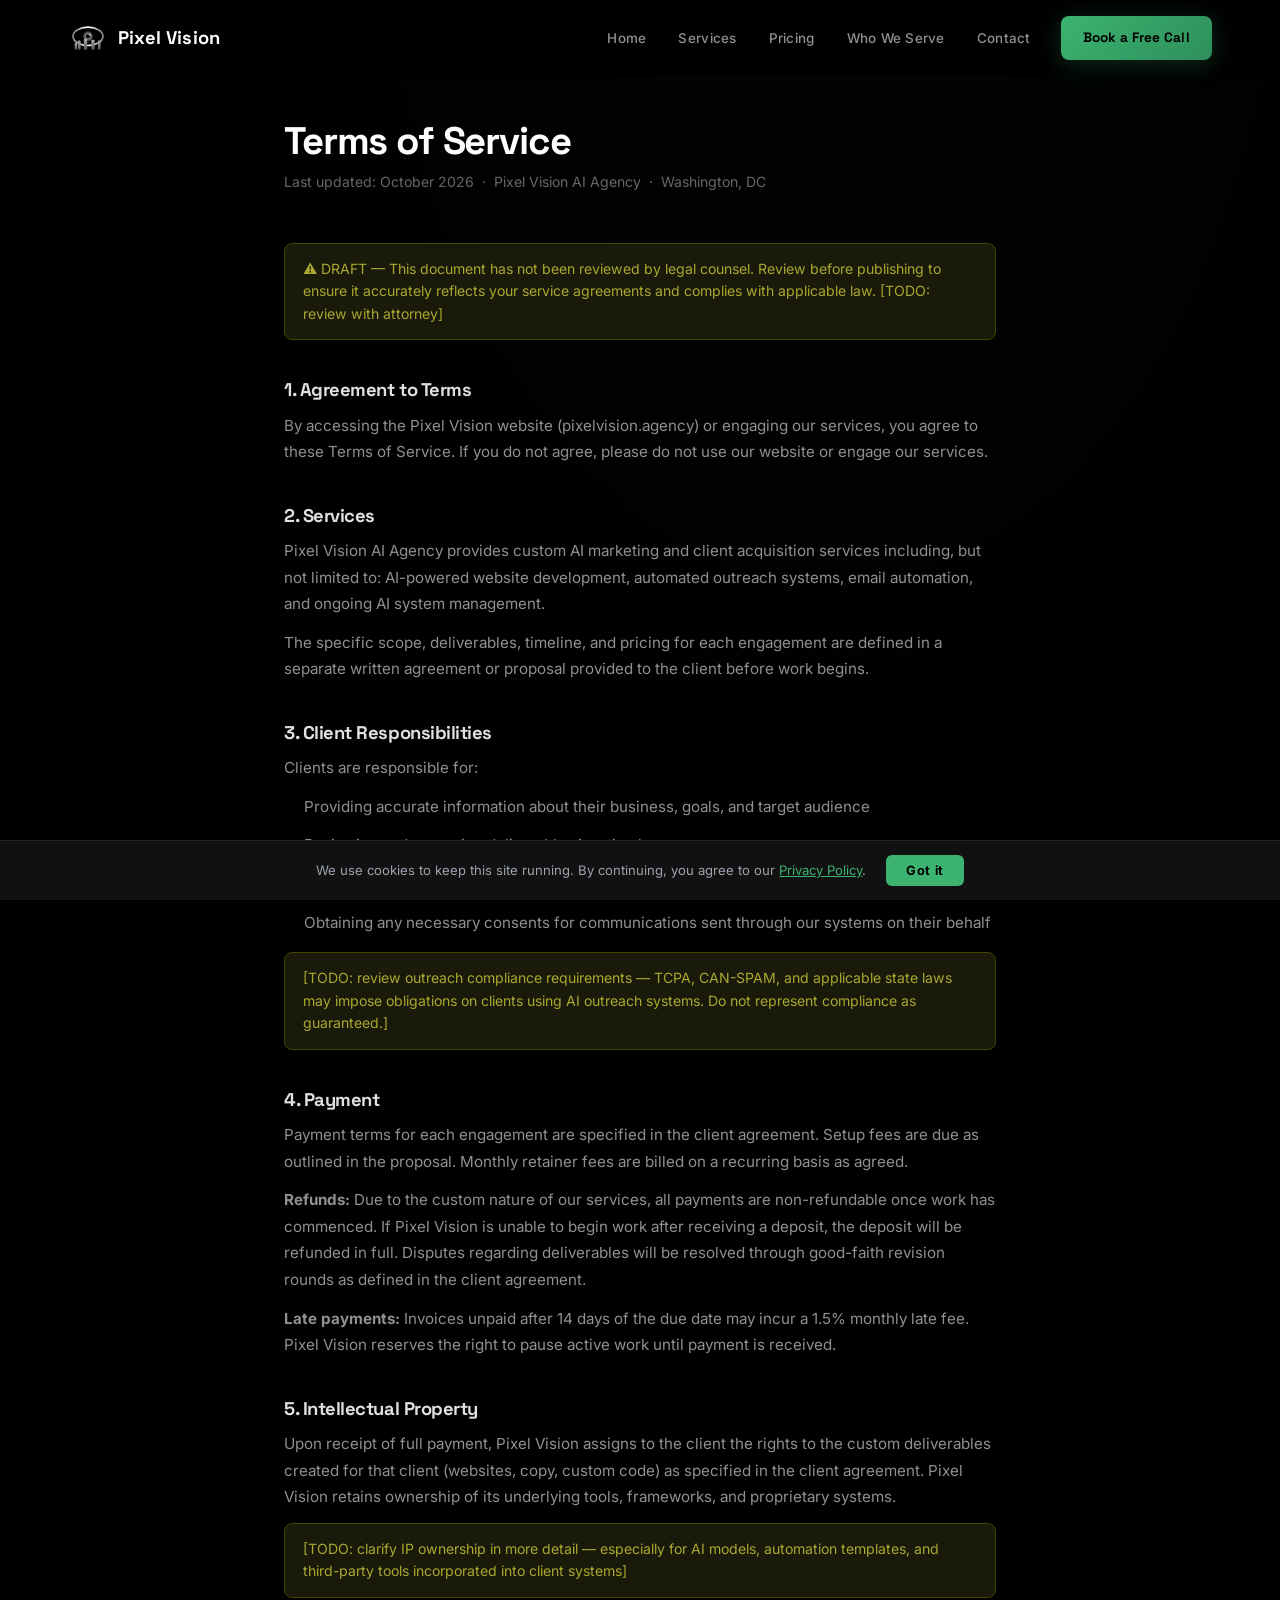
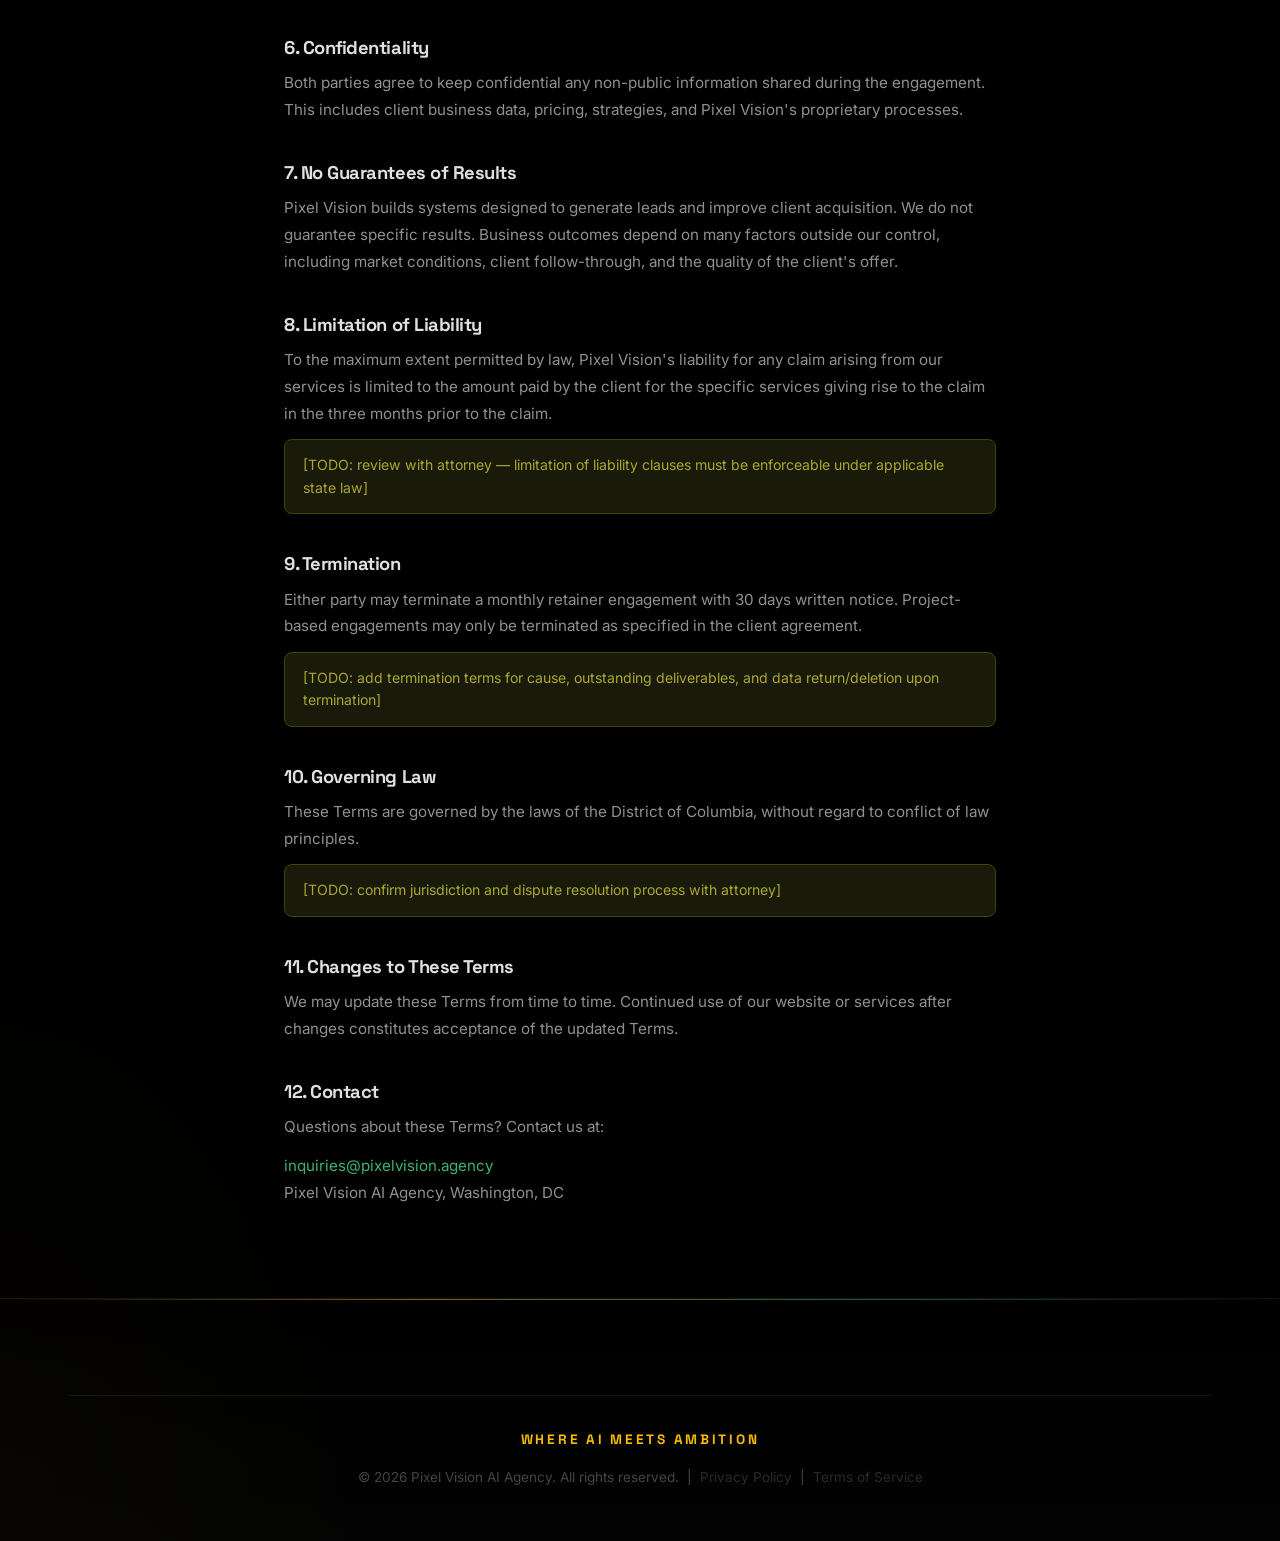
<file: terms.html>
<!DOCTYPE html>
<html lang="en">
<head>
  <meta charset="UTF-8" />
  <meta name="viewport" content="width=device-width, initial-scale=1.0" />
  <title>Terms of Service | Pixel Vision AI Agency</title>
  <meta name="description" content="Terms of Service for Pixel Vision AI Agency. Governing our services, engagements, and client relationships." />
  <link rel="canonical" href="https://pixelvision.agency/terms.html" />
  <meta property="og:type" content="website" />
  <meta property="og:site_name" content="Pixel Vision" />
  <meta property="og:title" content="Terms of Service | Pixel Vision AI Agency" />
  <meta property="og:description" content="Terms of Service for Pixel Vision AI Agency. Governing our services, engagements, and client relationships." />
  <meta property="og:url" content="https://pixelvision.agency/terms.html" />
  <meta property="og:image" content="https://pixelvision.agency/og-image.png" />
  <meta property="og:image:width" content="1200" />
  <meta property="og:image:height" content="630" />
  <meta name="twitter:card" content="summary_large_image" />
  <meta name="twitter:title" content="Terms of Service | Pixel Vision AI Agency" />
  <meta name="twitter:description" content="Terms of Service for Pixel Vision AI Agency. Governing our services, engagements, and client relationships." />
  <meta name="twitter:image" content="https://pixelvision.agency/og-image.png" />
  <link rel="stylesheet" href="styles.css" />
  <link rel="preconnect" href="https://fonts.googleapis.com" />
  <link href="https://fonts.googleapis.com/css2?family=Inter:wght@300;400;500;600;700;800;900&family=Space+Grotesk:wght@400;500;600;700&display=swap" rel="stylesheet" />
  <style>
    .legal-page { max-width: 760px; margin: 0 auto; padding: 120px 24px 80px; }
    .legal-page h1 { font-size: clamp(1.8rem, 3vw, 2.6rem); font-weight: 800; margin-bottom: 8px; }
    .legal-page .legal-meta { color: var(--gray-500); font-size: 0.88rem; margin-bottom: 48px; }
    .legal-page h2 { font-size: 1.15rem; font-weight: 700; margin: 40px 0 12px; color: var(--gray-100); }
    .legal-page p, .legal-page li { font-size: 0.95rem; color: var(--gray-400); line-height: 1.75; margin-bottom: 12px; }
    .legal-page ul { padding-left: 20px; margin-bottom: 16px; }
    .legal-page .todo-note { background: #1a1a0a; border: 1px solid #444400; border-radius: 8px; padding: 14px 18px; margin: 12px 0; font-size: 0.88rem; color: #aaa830; }
    .legal-page a { color: var(--emerald); }
  </style>
</head>
<body>

  <nav class="nav" id="nav">
    <div class="nav-inner">
      <a href="/" class="logo">
        <div class="logo-icon">
          <svg viewBox="0 0 48 48" fill="none" xmlns="http://www.w3.org/2000/svg">
            <ellipse cx="24" cy="22" rx="18" ry="11" stroke="url(#eyeGradT)" stroke-width="2"/>
            <circle cx="24" cy="22" r="6" fill="url(#irisGradT)" opacity="0.9"/>
            <circle cx="24" cy="22" r="2.5" fill="#000"/>
            <circle cx="26" cy="20" r="1" fill="white" opacity="0.8"/>
            <rect x="8" y="30" width="3" height="8" fill="url(#cityGradT)" rx="1"/>
            <rect x="12" y="27" width="3" height="11" fill="url(#cityGradT)" rx="1"/>
            <rect x="19" y="25" width="4" height="13" fill="url(#cityGradT)" rx="1"/>
            <rect x="28" y="26" width="4" height="12" fill="url(#cityGradT)" rx="1"/>
            <rect x="36" y="27" width="3" height="11" fill="url(#cityGradT)" rx="1"/>
            <defs>
              <linearGradient id="eyeGradT" x1="6" y1="22" x2="42" y2="22" gradientUnits="userSpaceOnUse">
                <stop stop-color="#888"/><stop offset="0.5" stop-color="white"/><stop offset="1" stop-color="#888"/>
              </linearGradient>
              <radialGradient id="irisGradT" cx="24" cy="22" r="6" gradientUnits="userSpaceOnUse">
                <stop stop-color="#E0E0E0"/><stop offset="0.5" stop-color="#909090"/><stop offset="1" stop-color="#303030"/>
              </radialGradient>
              <linearGradient id="cityGradT" x1="0" y1="0" x2="0" y2="1" gradientUnits="objectBoundingBox">
                <stop stop-color="#aaa"/><stop offset="1" stop-color="#555"/>
              </linearGradient>
            </defs>
          </svg>
        </div>
        <span class="logo-text">Pixel Vision</span>
      </a>
      <button class="nav-toggle" id="navToggle" aria-label="Toggle menu">
        <span></span><span></span><span></span>
      </button>
      <ul class="nav-links" id="navLinks">
        <li><a href="/" class="nav-link">Home</a></li>
        <li><a href="services.html" class="nav-link">Services</a></li>
        <li><a href="pricing.html" class="nav-link">Pricing</a></li>
        <li><a href="who-we-serve.html" class="nav-link">Who We Serve</a></li>
        <li><a href="contact.html" class="nav-link">Contact</a></li>
        <li><a href="https://calendly.com/pixelvision2026" target="_blank" rel="noopener" class="btn btn-primary btn-emerald nav-cta">Book a Free Call</a></li>
      </ul>
    </div>
  </nav>

  <main class="legal-page">
    <h1>Terms of Service</h1>
    <p class="legal-meta">Last updated: October 2026 &nbsp;·&nbsp; Pixel Vision AI Agency &nbsp;·&nbsp; Washington, DC</p>

    <div class="todo-note">⚠ DRAFT — This document has not been reviewed by legal counsel. Review before publishing to ensure it accurately reflects your service agreements and complies with applicable law. [TODO: review with attorney]</div>

    <h2>1. Agreement to Terms</h2>
    <p>By accessing the Pixel Vision website (pixelvision.agency) or engaging our services, you agree to these Terms of Service. If you do not agree, please do not use our website or engage our services.</p>

    <h2>2. Services</h2>
    <p>Pixel Vision AI Agency provides custom AI marketing and client acquisition services including, but not limited to: AI-powered website development, automated outreach systems, email automation, and ongoing AI system management.</p>
    <p>The specific scope, deliverables, timeline, and pricing for each engagement are defined in a separate written agreement or proposal provided to the client before work begins.</p>

    <h2>3. Client Responsibilities</h2>
    <p>Clients are responsible for:</p>
    <ul>
      <li>Providing accurate information about their business, goals, and target audience</li>
      <li>Reviewing and approving deliverables in a timely manner</li>
      <li>Ensuring that their use of our systems complies with applicable laws and regulations</li>
      <li>Obtaining any necessary consents for communications sent through our systems on their behalf</li>
    </ul>
    <div class="todo-note">[TODO: review outreach compliance requirements — TCPA, CAN-SPAM, and applicable state laws may impose obligations on clients using AI outreach systems. Do not represent compliance as guaranteed.]</div>

    <h2>4. Payment</h2>
    <p>Payment terms for each engagement are specified in the client agreement. Setup fees are due as outlined in the proposal. Monthly retainer fees are billed on a recurring basis as agreed.</p>
    <p><strong>Refunds:</strong> Due to the custom nature of our services, all payments are non-refundable once work has commenced. If Pixel Vision is unable to begin work after receiving a deposit, the deposit will be refunded in full. Disputes regarding deliverables will be resolved through good-faith revision rounds as defined in the client agreement.</p>
    <p><strong>Late payments:</strong> Invoices unpaid after 14 days of the due date may incur a 1.5% monthly late fee. Pixel Vision reserves the right to pause active work until payment is received.</p>

    <h2>5. Intellectual Property</h2>
    <p>Upon receipt of full payment, Pixel Vision assigns to the client the rights to the custom deliverables created for that client (websites, copy, custom code) as specified in the client agreement. Pixel Vision retains ownership of its underlying tools, frameworks, and proprietary systems.</p>
    <div class="todo-note">[TODO: clarify IP ownership in more detail — especially for AI models, automation templates, and third-party tools incorporated into client systems]</div>

    <h2>6. Confidentiality</h2>
    <p>Both parties agree to keep confidential any non-public information shared during the engagement. This includes client business data, pricing, strategies, and Pixel Vision's proprietary processes.</p>

    <h2>7. No Guarantees of Results</h2>
    <p>Pixel Vision builds systems designed to generate leads and improve client acquisition. We do not guarantee specific results. Business outcomes depend on many factors outside our control, including market conditions, client follow-through, and the quality of the client's offer.</p>

    <h2>8. Limitation of Liability</h2>
    <p>To the maximum extent permitted by law, Pixel Vision's liability for any claim arising from our services is limited to the amount paid by the client for the specific services giving rise to the claim in the three months prior to the claim.</p>
    <div class="todo-note">[TODO: review with attorney — limitation of liability clauses must be enforceable under applicable state law]</div>

    <h2>9. Termination</h2>
    <p>Either party may terminate a monthly retainer engagement with 30 days written notice. Project-based engagements may only be terminated as specified in the client agreement.</p>
    <div class="todo-note">[TODO: add termination terms for cause, outstanding deliverables, and data return/deletion upon termination]</div>

    <h2>10. Governing Law</h2>
    <p>These Terms are governed by the laws of the District of Columbia, without regard to conflict of law principles.</p>
    <div class="todo-note">[TODO: confirm jurisdiction and dispute resolution process with attorney]</div>

    <h2>11. Changes to These Terms</h2>
    <p>We may update these Terms from time to time. Continued use of our website or services after changes constitutes acceptance of the updated Terms.</p>

    <h2>12. Contact</h2>
    <p>Questions about these Terms? Contact us at:</p>
    <p><a href="mailto:inquiries@pixelvision.agency">inquiries@pixelvision.agency</a><br/>Pixel Vision AI Agency, Washington, DC</p>
  </main>

  <footer class="footer">
    <div class="container">
      <div class="footer-bottom" style="padding-top: 32px;">
        <p class="footer-brand-line">Where AI Meets Ambition</p>
        <p>&copy; 2026 Pixel Vision AI Agency. All rights reserved. &nbsp;|&nbsp; <a href="privacy.html" style="color:inherit;opacity:0.6;">Privacy Policy</a> &nbsp;|&nbsp; <a href="terms.html" style="color:inherit;opacity:0.6;">Terms of Service</a></p>
      </div>
    </div>
  </footer>

  <script src="main.js"></script>
  <script src="cookie-consent.js"></script>
</body>
</html>
</file>
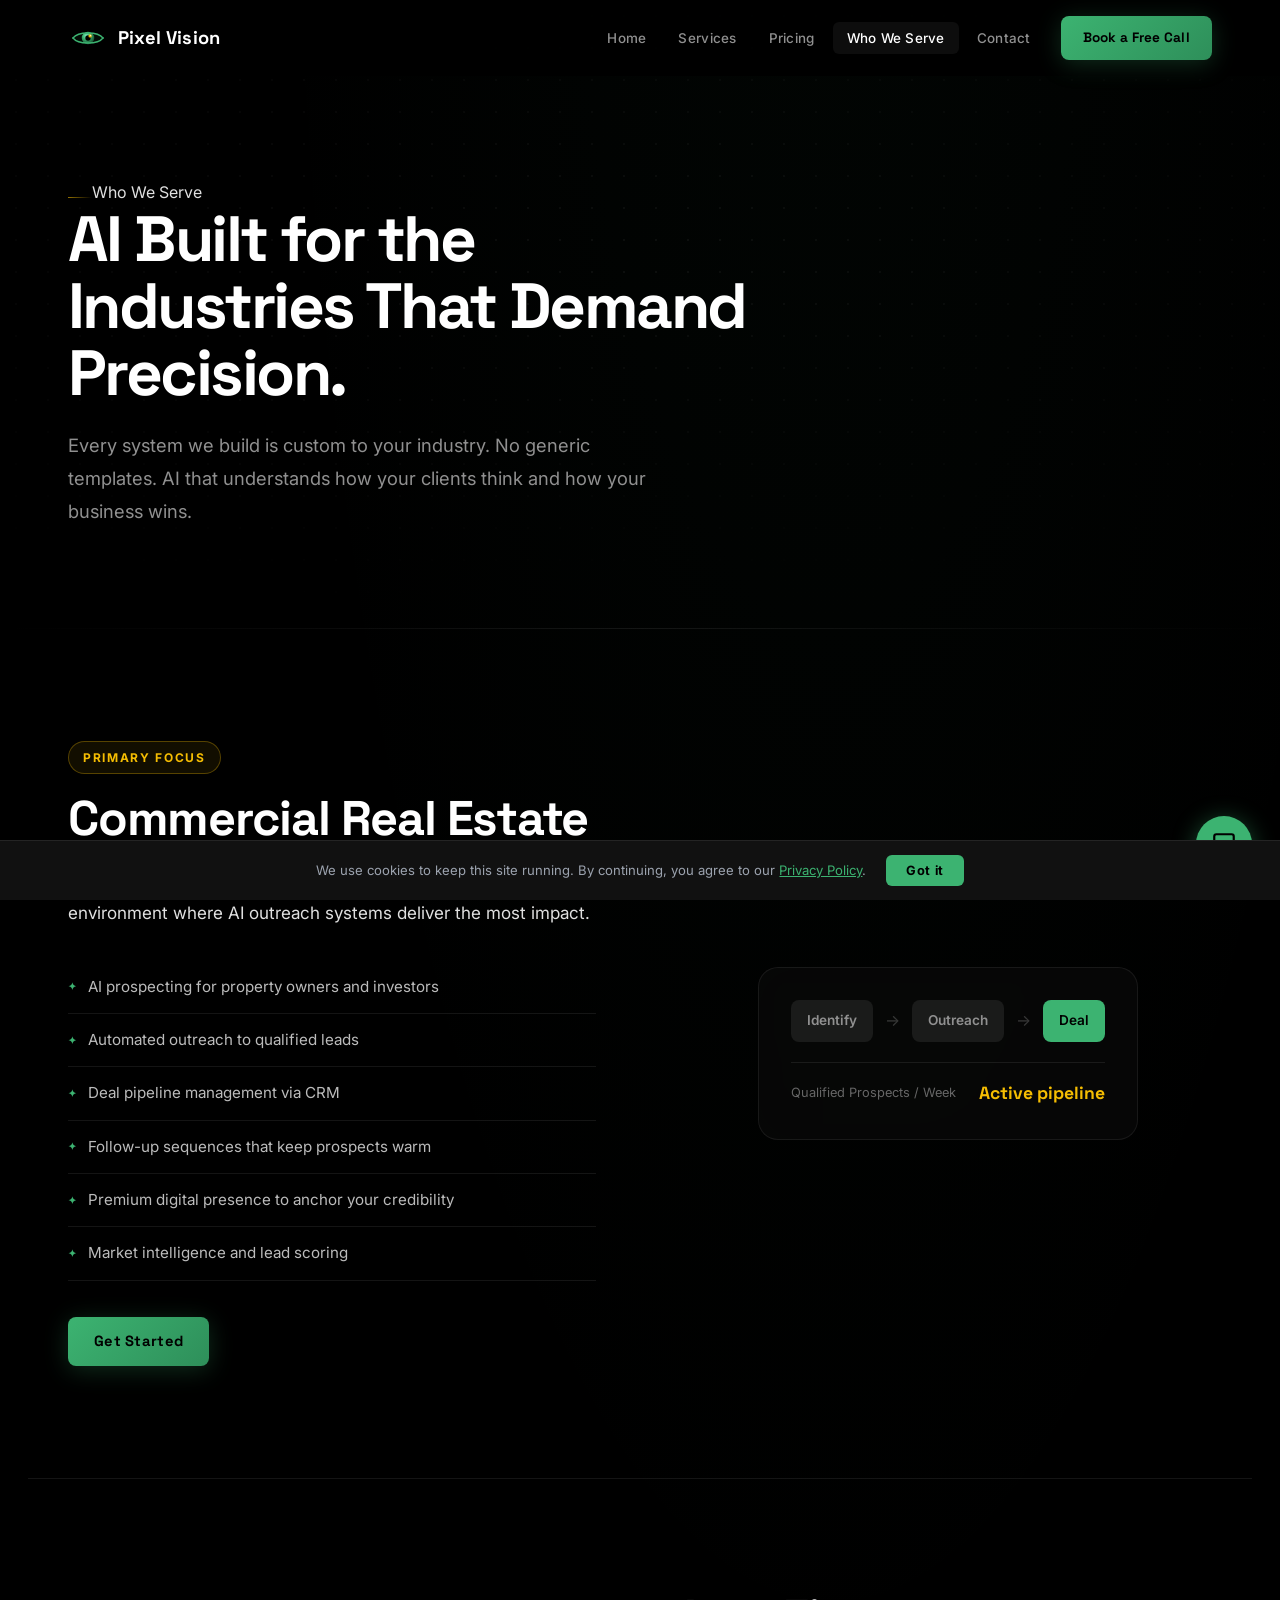
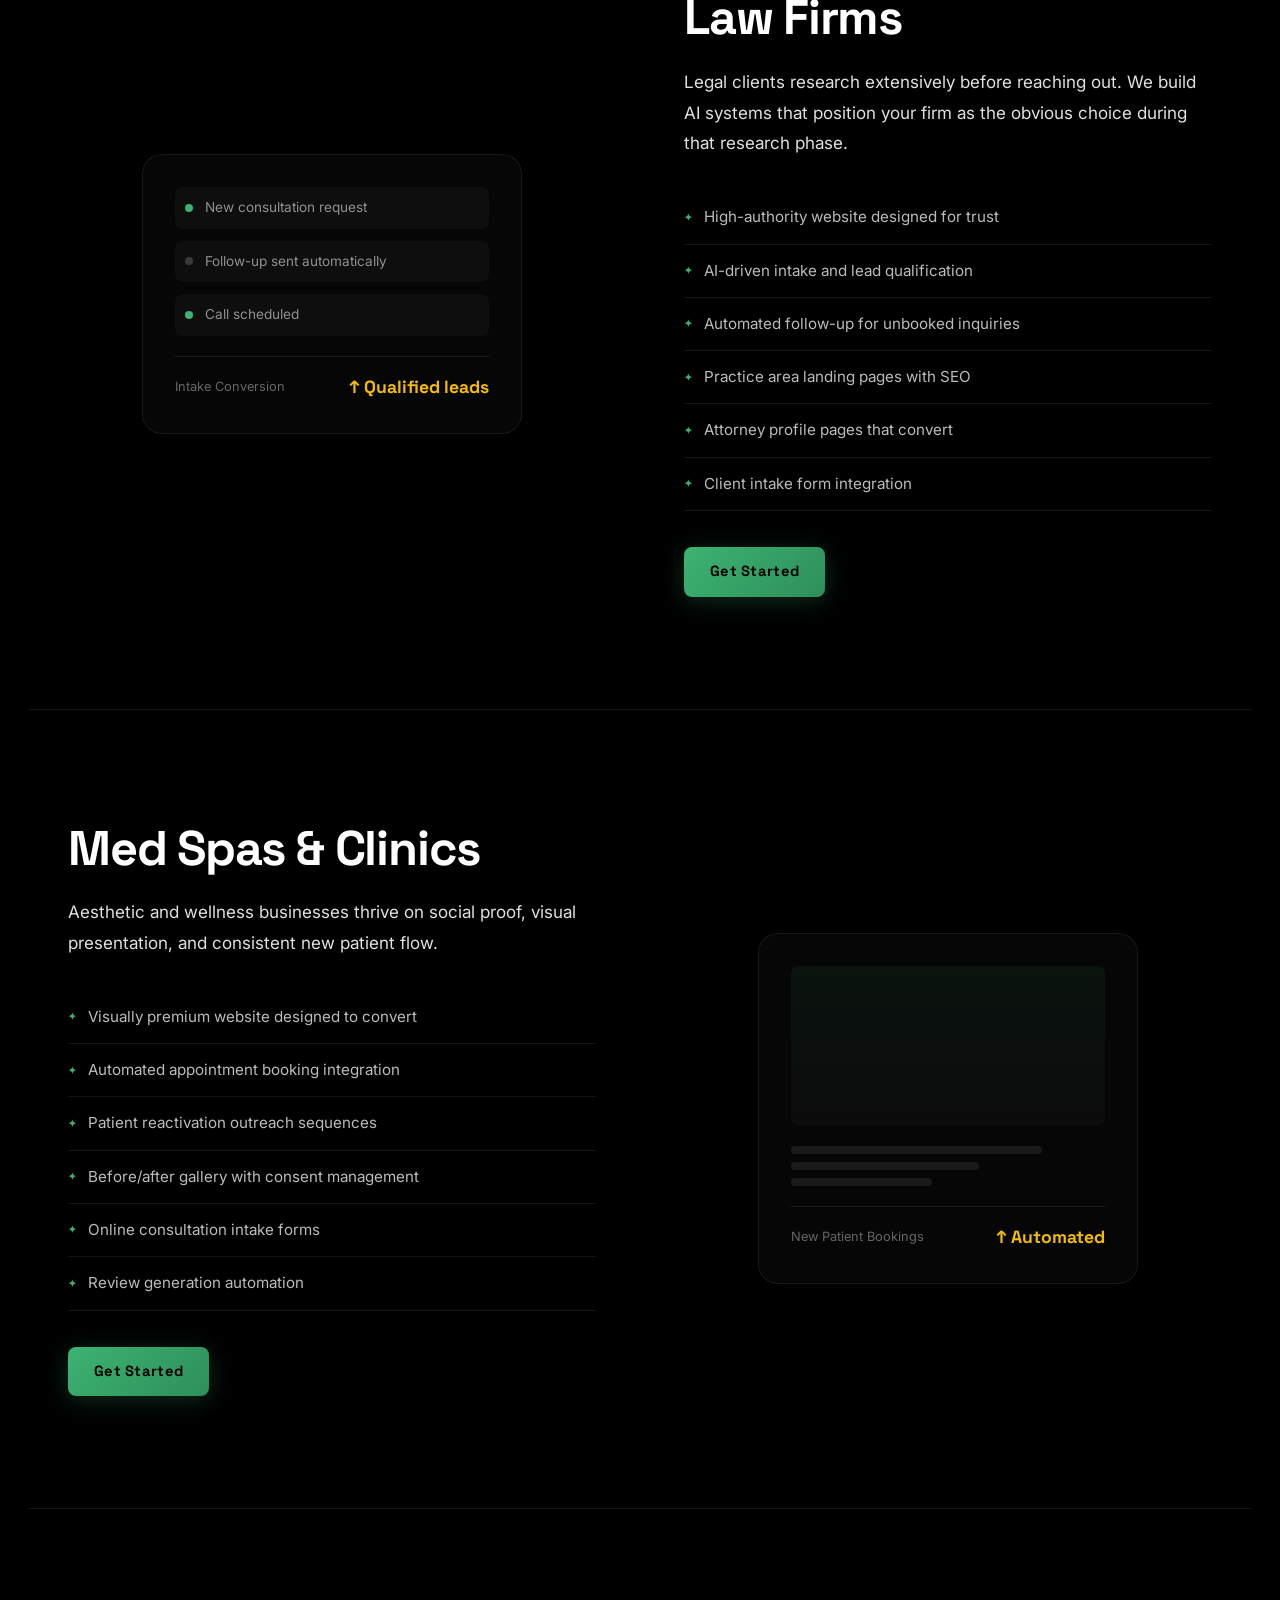
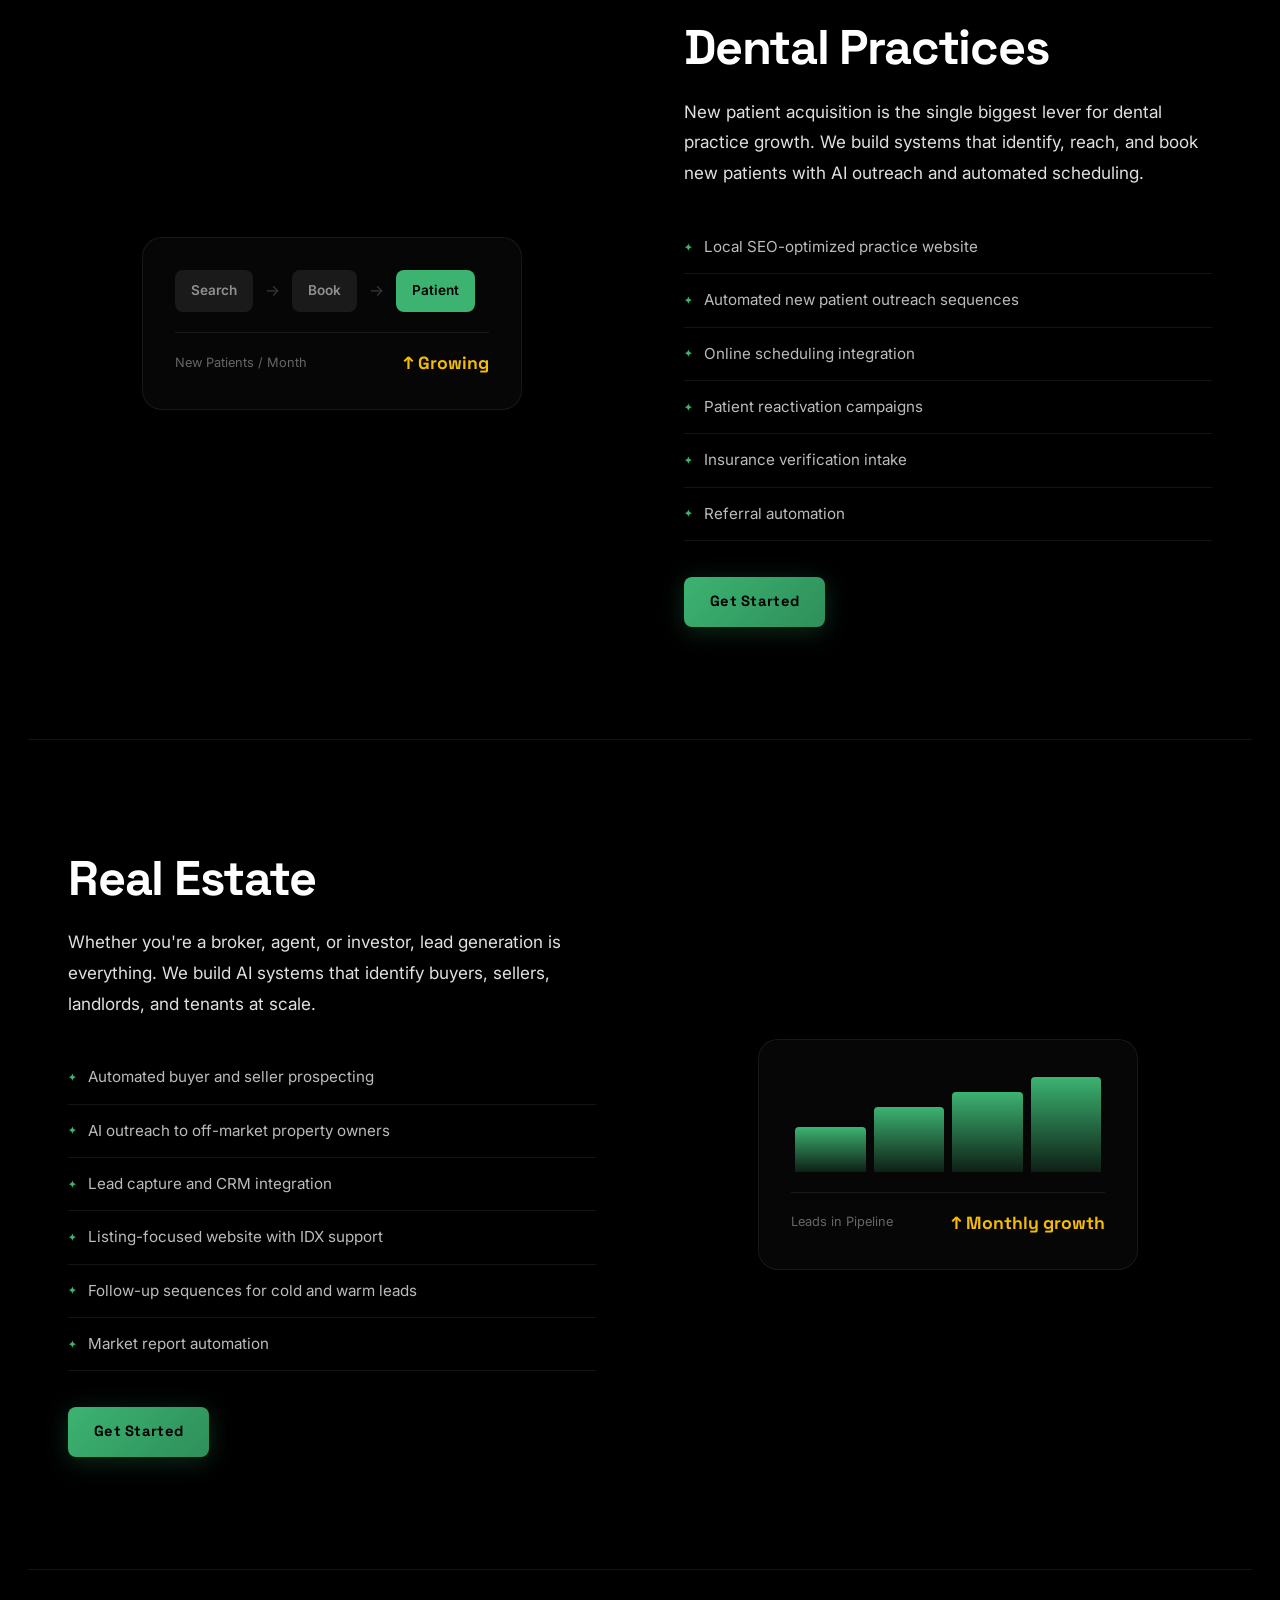
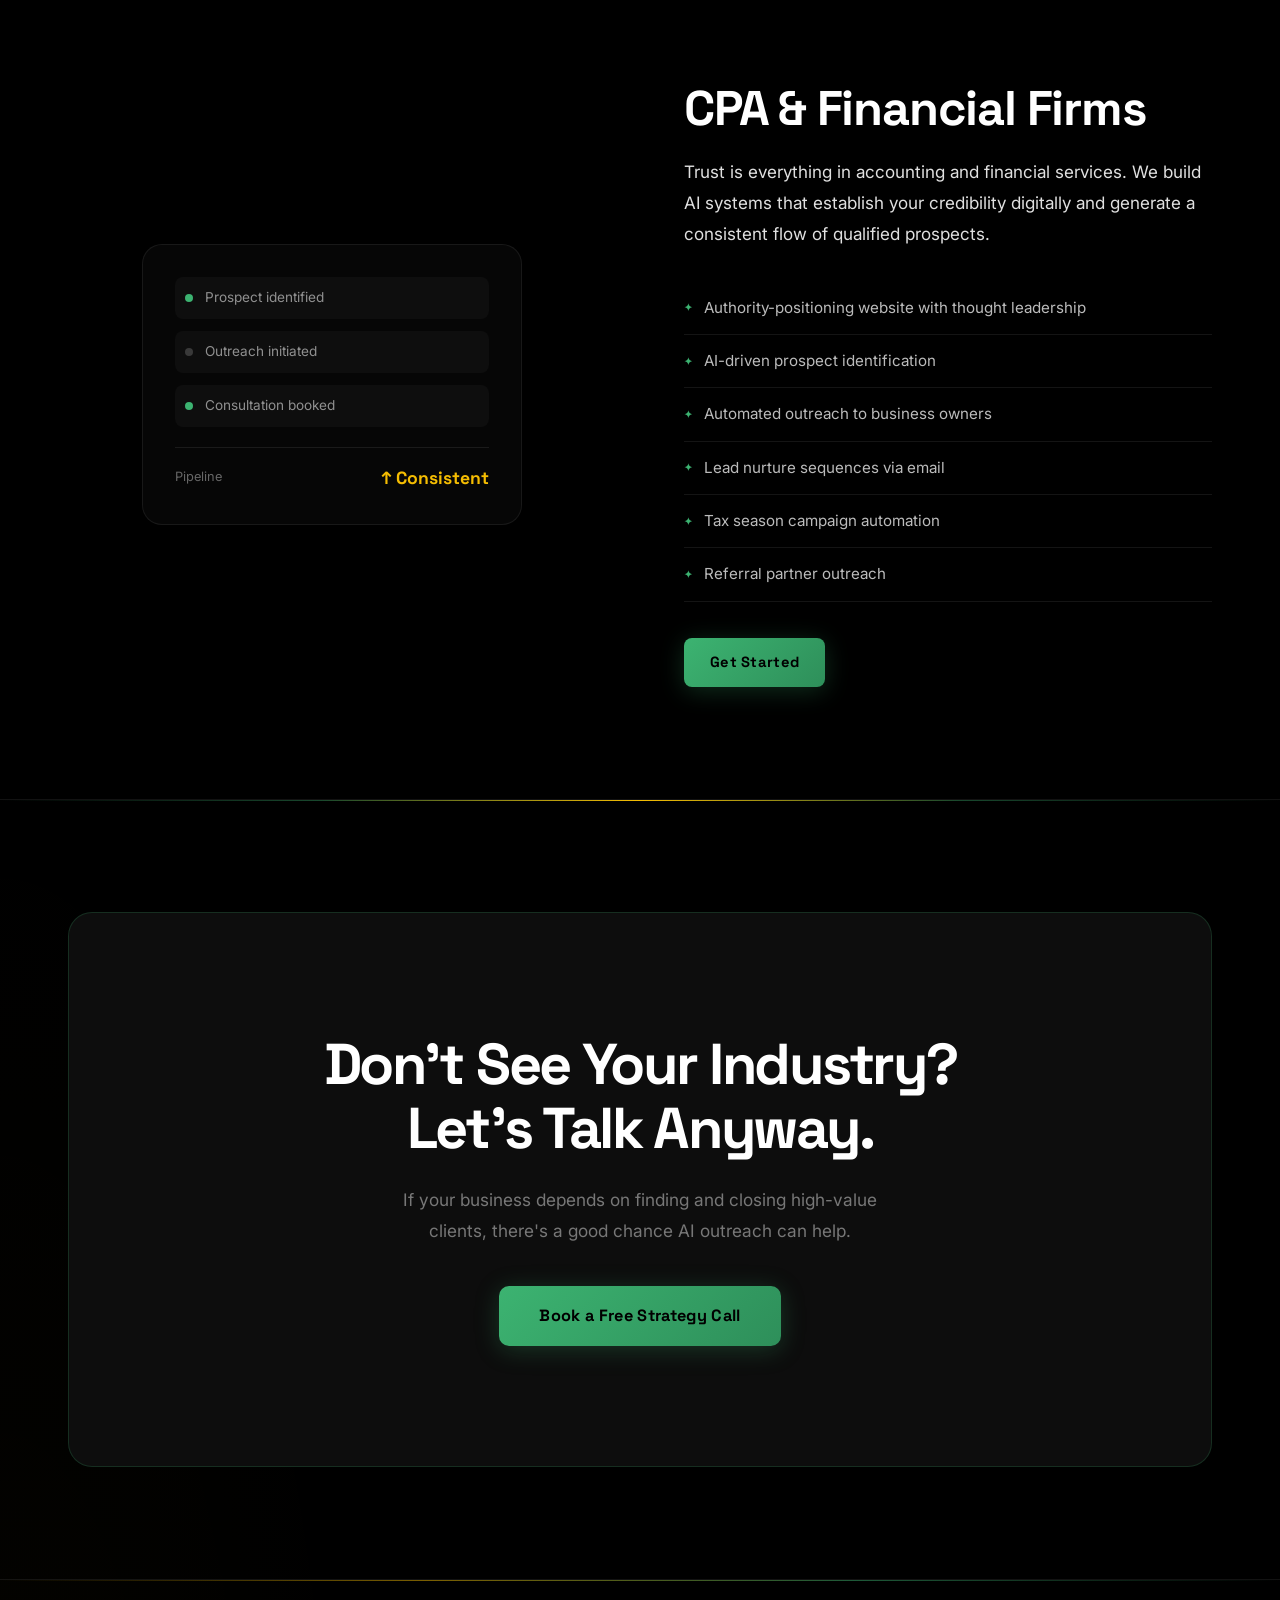
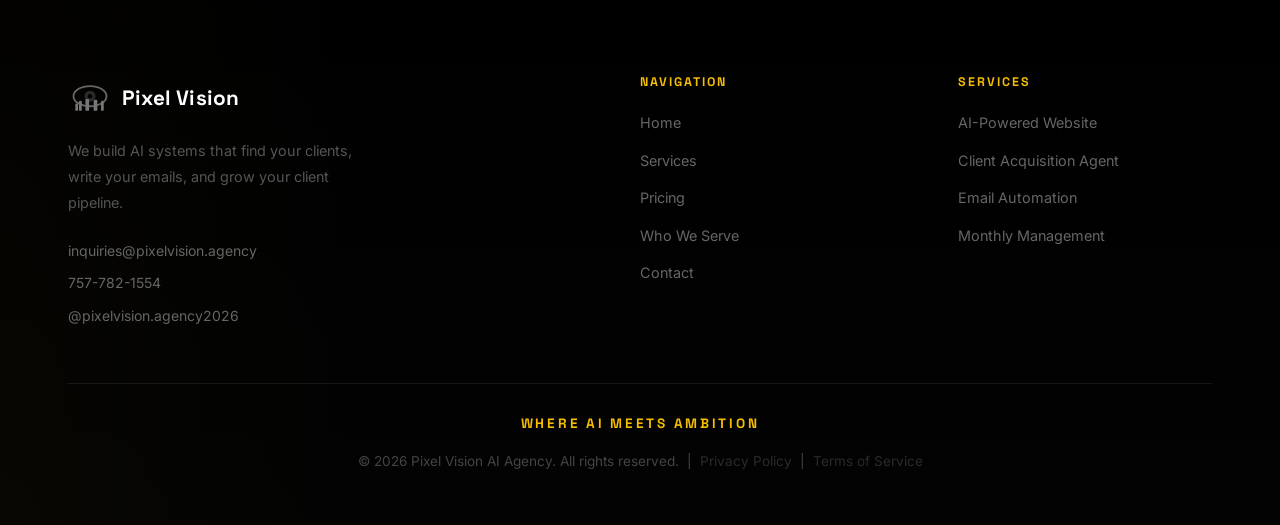
<file: who-we-serve.html>
<!DOCTYPE html>
<html lang="en">
<head>
  <meta charset="UTF-8" />
  <meta name="viewport" content="width=device-width, initial-scale=1.0" />
  <title>AI Client Acquisition for Commercial Real Estate, Law Firms &amp; More | Pixel Vision</title>
  <meta name="description" content="Pixel Vision builds AI acquisition systems for commercial real estate, law firms, med spas, dental practices, and CPA firms nationwide." />
  <link rel="canonical" href="https://pixelvision.agency/who-we-serve.html" />
  <meta property="og:type" content="website" />
  <meta property="og:site_name" content="Pixel Vision" />
  <meta property="og:title" content="AI Client Acquisition for Commercial Real Estate, Law Firms &amp; More | Pixel Vision" />
  <meta property="og:description" content="Pixel Vision builds AI acquisition systems for commercial real estate, law firms, med spas, dental practices, and CPA firms nationwide." />
  <meta property="og:url" content="https://pixelvision.agency/who-we-serve.html" />
  <meta property="og:image" content="https://pixelvision.agency/og-image.png" />
  <meta property="og:image:width" content="1200" />
  <meta property="og:image:height" content="630" />
  <meta name="twitter:card" content="summary_large_image" />
  <meta name="twitter:title" content="AI Client Acquisition for Commercial Real Estate, Law Firms &amp; More | Pixel Vision" />
  <meta name="twitter:description" content="Pixel Vision builds AI acquisition systems for commercial real estate, law firms, med spas, dental practices, and CPA firms nationwide." />
  <meta name="twitter:image" content="https://pixelvision.agency/og-image.png" />
  <link rel="stylesheet" href="styles.css" />
  <link rel="preconnect" href="https://fonts.googleapis.com" />
  <link href="https://fonts.googleapis.com/css2?family=Inter:wght@300;400;500;600;700;800;900&family=Space+Grotesk:wght@400;500;600;700&family=Space+Mono:wght@400;700&display=swap" rel="stylesheet" />
</head>
<body>

  <nav class="nav" id="nav">
    <div class="nav-inner">
      <a href="/" class="logo">
        <div class="logo-icon">
          <svg viewBox="0 0 48 48" fill="none" xmlns="http://www.w3.org/2000/svg">
  <defs>
    <radialGradient id="nIris" cx="38%" cy="32%" r="65%">
      <stop offset="0%" stop-color="#7eefc4"/>
      <stop offset="45%" stop-color="#3CB371"/>
      <stop offset="100%" stop-color="#1a5c38"/>
    </radialGradient>
  </defs>
  <path d="M6,24 C12,16 36,16 42,24 C36,32 12,32 6,24 Z" fill="#020c05"/>
  <circle cx="24" cy="24" r="7.5" fill="url(#nIris)"/>
  <circle cx="24" cy="24" r="3.2" fill="#000"/>
  <circle cx="26.5" cy="21.5" r="2" fill="#F5BD02" opacity="0.95"/>
  <circle cx="27" cy="21" r="0.9" fill="#fff" opacity="0.75"/>
  <path d="M6,24 C12,16 36,16 42,24 C36,32 12,32 6,24 Z" fill="none" stroke="#3CB371" stroke-width="1.6"/>
  <circle cx="6" cy="24" r="1.2" fill="#3CB371" opacity="0.7"/>
  <circle cx="42" cy="24" r="1.2" fill="#3CB371" opacity="0.7"/>
</svg>
        </div>
        <span class="logo-text">Pixel Vision</span>
      </a>
      <button class="nav-toggle" id="navToggle" aria-label="Toggle menu">
        <span></span><span></span><span></span>
      </button>
      <ul class="nav-links" id="navLinks">
        <li><a href="/" class="nav-link">Home</a></li>
        <li><a href="services.html" class="nav-link">Services</a></li>
        <li><a href="pricing.html" class="nav-link">Pricing</a></li>
        <li><a href="who-we-serve.html" class="nav-link active">Who We Serve</a></li>
        <li><a href="contact.html" class="nav-link">Contact</a></li>
        <!-- TODO: update Calendly link when account is confirmed -->
        <li><a href="https://calendly.com/pixelvision2026" target="_blank" rel="noopener" class="btn btn-primary btn-emerald nav-cta">Book a Free Call</a></li>
      </ul>
    </div>
  </nav>

  <section class="page-hero">
    <div class="hero-bg">
      <div class="hero-gradient-orb"></div>
      <canvas class="hero-canvas" id="heroCanvas"></canvas>
      <div class="grid-overlay"></div>
      <div class="hero-noise"></div>
      <div class="glow glow-1"></div>
      <div class="glow glow-2"></div>
      <div class="glow glow-3"></div>
    </div>
    <div class="container">
      <div class="page-hero-content">
        <div class="section-label animate-fade-up">Who We Serve</div>
        <h1 class="page-title animate-fade-up delay-1">AI Built for the<br/>Industries That Demand Precision.</h1>
        <p class="page-sub animate-fade-up delay-2">Every system we build is custom to your industry. No generic templates. AI that understands how your clients think and how your business wins.</p>
      </div>
    </div>
  </section>

  <section class="service-detail section" id="commercial-real-estate">
    <div class="container"><div class="service-detail-grid">
      <div class="service-detail-left">
        <div class="service-tag-large">Primary Focus</div>
        <h2>Commercial Real Estate</h2>
        <p class="service-detail-desc">CRE is relationship-driven and high-value, and that is the exact environment where AI outreach systems deliver the most impact.</p>
        <ul class="service-features">
          <li>AI prospecting for property owners and investors</li>
          <li>Automated outreach to qualified leads</li>
          <li>Deal pipeline management via CRM</li>
          <li>Follow-up sequences that keep prospects warm</li>
          <li>Premium digital presence to anchor your credibility</li>
          <li>Market intelligence and lead scoring</li>
        </ul>
        <a href="contact.html" class="btn btn-emerald">Get Started</a>
      </div>
      <div class="service-detail-right"><div class="service-visual"><div class="visual-card">
        <div class="visual-flow">
          <div class="flow-step"><span>Identify</span></div>
          <div class="flow-arrow">→</div>
          <div class="flow-step"><span>Outreach</span></div>
          <div class="flow-arrow">→</div>
          <div class="flow-step active"><span>Deal</span></div>
        </div>
        <div class="visual-metric"><span class="vm-label">Qualified Prospects / Week</span><span class="vm-value">Active pipeline</span></div>
      </div></div></div>
    </div></div>
  </section>

  <div class="section-divider"></div>

  <section class="service-detail section" id="law-firms">
    <div class="container"><div class="service-detail-grid reverse">
      <div class="service-detail-left">
        <h2>Law Firms</h2>
        <p class="service-detail-desc">Legal clients research extensively before reaching out. We build AI systems that position your firm as the obvious choice during that research phase.</p>
        <ul class="service-features">
          <li>High-authority website designed for trust</li>
          <li>AI-driven intake and lead qualification</li>
          <li>Automated follow-up for unbooked inquiries</li>
          <li>Practice area landing pages with SEO</li>
          <li>Attorney profile pages that convert</li>
          <li>Client intake form integration</li>
        </ul>
        <a href="contact.html" class="btn btn-emerald">Get Started</a>
      </div>
      <div class="service-detail-right"><div class="service-visual"><div class="visual-card">
        <div class="visual-emails">
          <div class="email-item"><div class="ei-dot active"></div><span>New consultation request</span></div>
          <div class="email-item"><div class="ei-dot"></div><span>Follow-up sent automatically</span></div>
          <div class="email-item"><div class="ei-dot active"></div><span>Call scheduled</span></div>
        </div>
        <div class="visual-metric"><span class="vm-label">Intake Conversion</span><span class="vm-value">↑ Qualified leads</span></div>
      </div></div></div>
    </div></div>
  </section>

  <div class="section-divider"></div>

  <section class="service-detail section" id="med-spas">
    <div class="container"><div class="service-detail-grid">
      <div class="service-detail-left">
        <h2>Med Spas &amp; Clinics</h2>
        <p class="service-detail-desc">Aesthetic and wellness businesses thrive on social proof, visual presentation, and consistent new patient flow.</p>
        <ul class="service-features">
          <li>Visually premium website designed to convert</li>
          <li>Automated appointment booking integration</li>
          <li>Patient reactivation outreach sequences</li>
          <li>Before/after gallery with consent management</li>
          <li>Online consultation intake forms</li>
          <li>Review generation automation</li>
        </ul>
        <a href="contact.html" class="btn btn-emerald">Get Started</a>
      </div>
      <div class="service-detail-right"><div class="service-visual"><div class="visual-card">
        <div class="visual-bar"></div>
        <div class="visual-lines"><div class="vl vl-1"></div><div class="vl vl-2"></div><div class="vl vl-3"></div></div>
        <div class="visual-metric"><span class="vm-label">New Patient Bookings</span><span class="vm-value">↑ Automated</span></div>
      </div></div></div>
    </div></div>
  </section>

  <div class="section-divider"></div>

  <section class="service-detail section" id="dental">
    <div class="container"><div class="service-detail-grid reverse">
      <div class="service-detail-left">
        <h2>Dental Practices</h2>
        <p class="service-detail-desc">New patient acquisition is the single biggest lever for dental practice growth. We build systems that identify, reach, and book new patients with AI outreach and automated scheduling.</p>
        <ul class="service-features">
          <li>Local SEO-optimized practice website</li>
          <li>Automated new patient outreach sequences</li>
          <li>Online scheduling integration</li>
          <li>Patient reactivation campaigns</li>
          <li>Insurance verification intake</li>
          <li>Referral automation</li>
        </ul>
        <a href="contact.html" class="btn btn-emerald">Get Started</a>
      </div>
      <div class="service-detail-right"><div class="service-visual"><div class="visual-card">
        <div class="visual-flow">
          <div class="flow-step"><span>Search</span></div>
          <div class="flow-arrow">→</div>
          <div class="flow-step"><span>Book</span></div>
          <div class="flow-arrow">→</div>
          <div class="flow-step active"><span>Patient</span></div>
        </div>
        <div class="visual-metric"><span class="vm-label">New Patients / Month</span><span class="vm-value">↑ Growing</span></div>
      </div></div></div>
    </div></div>
  </section>

  <div class="section-divider"></div>

  <section class="service-detail section" id="real-estate">
    <div class="container"><div class="service-detail-grid">
      <div class="service-detail-left">
        <h2>Real Estate</h2>
        <p class="service-detail-desc">Whether you're a broker, agent, or investor, lead generation is everything. We build AI systems that identify buyers, sellers, landlords, and tenants at scale.</p>
        <ul class="service-features">
          <li>Automated buyer and seller prospecting</li>
          <li>AI outreach to off-market property owners</li>
          <li>Lead capture and CRM integration</li>
          <li>Listing-focused website with IDX support</li>
          <li>Follow-up sequences for cold and warm leads</li>
          <li>Market report automation</li>
        </ul>
        <a href="contact.html" class="btn btn-emerald">Get Started</a>
      </div>
      <div class="service-detail-right"><div class="service-visual"><div class="visual-card">
        <div class="visual-chart">
          <div class="chart-bar" style="height:45%"></div>
          <div class="chart-bar" style="height:65%"></div>
          <div class="chart-bar" style="height:80%"></div>
          <div class="chart-bar" style="height:95%"></div>
        </div>
        <div class="visual-metric"><span class="vm-label">Leads in Pipeline</span><span class="vm-value">↑ Monthly growth</span></div>
      </div></div></div>
    </div></div>
  </section>

  <div class="section-divider"></div>

  <section class="service-detail section" id="cpa">
    <div class="container"><div class="service-detail-grid reverse">
      <div class="service-detail-left">
        <h2>CPA &amp; Financial Firms</h2>
        <p class="service-detail-desc">Trust is everything in accounting and financial services. We build AI systems that establish your credibility digitally and generate a consistent flow of qualified prospects.</p>
        <ul class="service-features">
          <li>Authority-positioning website with thought leadership</li>
          <li>AI-driven prospect identification</li>
          <li>Automated outreach to business owners</li>
          <li>Lead nurture sequences via email</li>
          <li>Tax season campaign automation</li>
          <li>Referral partner outreach</li>
        </ul>
        <a href="contact.html" class="btn btn-emerald">Get Started</a>
      </div>
      <div class="service-detail-right"><div class="service-visual"><div class="visual-card">
        <div class="visual-emails">
          <div class="email-item"><div class="ei-dot active"></div><span>Prospect identified</span></div>
          <div class="email-item"><div class="ei-dot"></div><span>Outreach initiated</span></div>
          <div class="email-item"><div class="ei-dot active"></div><span>Consultation booked</span></div>
        </div>
        <div class="visual-metric"><span class="vm-label">Pipeline</span><span class="vm-value">↑ Consistent</span></div>
      </div></div></div>
    </div></div>
  </section>

  <section class="cta-section section">
    <div class="container"><div class="cta-box">
      <div class="cta-glow"></div>
      <h2>Don't See Your Industry?<br/>Let's Talk Anyway.</h2>
      <p>If your business depends on finding and closing high-value clients, there's a good chance AI outreach can help.</p>
      <!-- TODO: update Calendly link when account is confirmed -->
      <a href="https://calendly.com/pixelvision2026" target="_blank" rel="noopener" class="btn btn-primary btn-emerald btn-large">Book a Free Strategy Call</a>
    </div></div>
  </section>

  <footer class="footer">
    <div class="container"><div class="footer-grid">
      <div class="footer-brand">
        <a href="/" class="logo"><div class="logo-icon logo-icon-sm"><svg viewBox="0 0 48 48" fill="none"><ellipse cx="24" cy="22" rx="18" ry="11" stroke="#666" stroke-width="2"/><circle cx="24" cy="22" r="6" fill="#303030" opacity="0.9"/><circle cx="24" cy="22" r="2.5" fill="#000"/><rect x="8" y="30" width="3" height="8" fill="#777" rx="1"/><rect x="12" y="27" width="3" height="11" fill="#777" rx="1"/><rect x="19" y="25" width="4" height="13" fill="#777" rx="1"/><rect x="28" y="26" width="4" height="12" fill="#777" rx="1"/><rect x="36" y="27" width="3" height="11" fill="#777" rx="1"/></svg></div><span class="logo-text">Pixel Vision</span></a>
        <p class="footer-tagline">We build AI systems that find your clients, write your emails, and grow your client pipeline.</p>
        <div class="footer-contact-info">
          <a href="mailto:inquiries@pixelvision.agency">inquiries@pixelvision.agency</a>
          <a href="tel:7577821554">757-782-1554</a>
          <a href="https://instagram.com/pixelvision.agency2026" target="_blank" rel="noopener">@pixelvision.agency2026</a>
        </div>
        
      </div>
      <div class="footer-nav"><h4>Navigation</h4><ul>
        <li><a href="/">Home</a></li><li><a href="services.html">Services</a></li>
        <li><a href="pricing.html">Pricing</a></li><li><a href="who-we-serve.html">Who We Serve</a></li>
        <li><a href="contact.html">Contact</a></li>
      </ul></div>
      <div class="footer-services"><h4>Services</h4><ul>
        <li><a href="services.html">AI-Powered Website</a></li>
        <li><a href="services.html">Client Acquisition Agent</a></li>
        <li><a href="services.html">Email Automation</a></li>
        <li><a href="services.html">Monthly Management</a></li>
      </ul></div>
    </div>
    <div class="footer-bottom">
      <p class="footer-brand-line">Where AI Meets Ambition</p>
      <p>&copy; 2026 Pixel Vision AI Agency. All rights reserved. &nbsp;|&nbsp; <a href="privacy.html" style="color:inherit;opacity:0.6;">Privacy Policy</a> &nbsp;|&nbsp; <a href="terms.html" style="color:inherit;opacity:0.6;">Terms of Service</a></p>
    </div></div>
  </footer>

  <script src="main.js"></script>
  <script src="cookie-consent.js"></script>
  <script src="chatbot.js"></script>
  <script>
  (function(){
    const canvas=document.getElementById('heroCanvas');
    if(!canvas)return;
    const ctx=canvas.getContext('2d');
    const EM=[60,179,113],SV=[180,180,200];
    const N=90,MD=150,SP=0.35;
    let W,H,pts;
    function resize(){W=canvas.width=canvas.offsetWidth;H=canvas.height=canvas.offsetHeight;}
    function init(){pts=Array.from({length:N},()=>({x:Math.random()*W,y:Math.random()*H,vx:(Math.random()-.5)*SP*2,vy:(Math.random()-.5)*SP*2,r:Math.random()*1.4+1,em:Math.random()<.28}));}
    function frame(){
      ctx.clearRect(0,0,W,H);
      for(let i=0;i<pts.length;i++){for(let j=i+1;j<pts.length;j++){const a=pts[i],b=pts[j];const dx=a.x-b.x,dy=a.y-b.y,d=Math.sqrt(dx*dx+dy*dy);if(d>MD)continue;const al=(1-d/MD)*0.32;const[r,g,bl]=(a.em||b.em)?EM:SV;ctx.beginPath();ctx.strokeStyle=`rgba(${r},${g},${bl},${al})`;ctx.lineWidth=0.75;ctx.moveTo(a.x,a.y);ctx.lineTo(b.x,b.y);ctx.stroke();}}
      for(const p of pts){const[r,g,b]=p.em?EM:SV;ctx.beginPath();ctx.arc(p.x,p.y,p.r,0,Math.PI*2);ctx.fillStyle=`rgba(${r},${g},${b},${p.em?.9:.45})`;ctx.fill();if(p.em){ctx.beginPath();ctx.arc(p.x,p.y,p.r*3.5,0,Math.PI*2);ctx.fillStyle=`rgba(${r},${g},${b},.06)`;ctx.fill();}p.x+=p.vx;p.y+=p.vy;if(p.x<0)p.x=W;if(p.x>W)p.x=0;if(p.y<0)p.y=H;if(p.y>H)p.y=0;}
      requestAnimationFrame(frame);
    }
    window.addEventListener('resize',()=>{resize();init();});
    if(document.readyState==='complete'){resize();init();frame();}
    else window.addEventListener('load',()=>{resize();init();frame();});
  })();
  </script>
</body>
</html>
</file>
<file: styles.css>
/* ================================================
   PIXEL VISION — STYLES.CSS  (Premium Upgrade)
   ================================================ */

/* ── TOKENS ─────────────────────────────────────── */
:root {
  --bg-primary:    #000000;
  --bg-secondary:  #030303;
  --bg-card:       #0a0a0a;
  --bg-card-hover: #111111;
  --border:        rgba(255,255,255,0.08);
  --border-hover:  rgba(255,255,255,0.18);
  --silver:        #C0C0C0;
  --silver-light:  #e0e0e0;
  --white:         #ffffff;
  --gray-400:      #909090;
  --gray-500:      #666666;
  --gray-600:      #444444;
  --accent-glow:   rgba(192,192,192,0.10);
  --emerald:       #3CB371;
  --emerald-dim:   #2e8f5a;
  --emerald-glow:  rgba(60,179,113,0.25);
  --emerald-faint: rgba(60,179,113,0.06);
  --gold:          #F5BD02;
  --gold-dim:      #c99e00;
  --gold-glow:     rgba(245,189,2,0.25);
  --gold-faint:    rgba(245,189,2,0.07);
  --font-main:     'Inter', -apple-system, BlinkMacSystemFont, sans-serif;
  --font-display:  'Space Grotesk', -apple-system, sans-serif;
  --font-luxury:   'Playfair Display', 'Georgia', serif;
  --radius:        12px;
  --radius-lg:     20px;
  --transition:    0.3s cubic-bezier(0.4, 0, 0.2, 1);
  --max-w:         1200px;
}

/* ── RESET ───────────────────────────────────────── */
*, *::before, *::after { box-sizing: border-box; margin: 0; padding: 0; }
html { scroll-behavior: smooth; }

/* Premium top accent line */
body::before {
  content: '';
  position: fixed;
  top: 0; left: 0; right: 0;
  height: 2px;
  background: linear-gradient(90deg, transparent 0%, var(--emerald) 30%, var(--gold) 60%, transparent 100%);
  z-index: 999;
}

body {
  font-family: var(--font-main);
  background: var(--bg-primary);
  color: var(--silver-light);
  line-height: 1.6;
  -webkit-font-smoothing: antialiased;
  overflow-x: hidden;
}
a { text-decoration: none; color: inherit; }
ul { list-style: none; }
img { max-width: 100%; display: block; }
button { font-family: var(--font-main); cursor: pointer; border: none; background: none; }

/* ── LAYOUT ──────────────────────────────────────── */
.container { max-width: var(--max-w); margin: 0 auto; padding: 0 28px; }
.section    { padding: 112px 0; }

/* ── TYPOGRAPHY ──────────────────────────────────── */
h1, h2, h3, h4 {
  font-family: var(--font-display);
  font-weight: 700;
  line-height: 1.1;
  color: var(--white);
}
h1 { font-size: clamp(2.6rem, 5.5vw, 4.6rem); letter-spacing: -0.03em; }
h2 { font-size: clamp(2rem,   3.8vw, 3.2rem);  letter-spacing: -0.025em; }
h3 { font-size: clamp(1.15rem,2vw,   1.55rem); letter-spacing: -0.01em; }
p  { color: var(--gray-400); line-height: 1.8; }

.gradient-text {
  background: linear-gradient(135deg, #ffffff 0%, var(--gold) 45%, #e0e0e0 100%);
  -webkit-background-clip: text;
  -webkit-text-fill-color: transparent;
  background-clip: text;
  font-style: italic;
}

.emerald-text { color: var(--emerald); }

/* .section-label { */.section-label-disabled {
  font-size: 0.72rem;
  font-weight: 700;
  letter-spacing: 0.22em;
  text-transform: uppercase;
  color: var(--gold);
  margin-bottom: 18px;
  display: inline-flex;
  align-items: center;
  gap: 10px;
}
.section-label::before {
  content: '';
  display: inline-block;
  width: 24px;
  height: 1px;
  background: var(--gold);
  opacity: 0.6;
}

.section-header { text-align: center; max-width: 700px; margin: 0 auto 72px; }
.section-title  { margin-bottom: 20px; }
.section-sub    { font-size: 1.1rem; color: var(--gray-400); max-width: 560px; margin: 0 auto; line-height: 1.8; }

/* ── BUTTONS ─────────────────────────────────────── */
.btn {
  display: inline-flex;
  align-items: center;
  justify-content: center;
  gap: 8px;
  font-family: var(--font-display);
  font-weight: 600;
  font-size: 0.92rem;
  border-radius: 8px;
  padding: 13px 26px;
  transition: var(--transition);
  position: relative;
  overflow: hidden;
  white-space: nowrap;
  letter-spacing: 0.01em;
}
.btn-primary { background: var(--white); color: #000; }
.btn-primary:hover { background: var(--silver-light); transform: translateY(-2px); box-shadow: 0 10px 40px rgba(255,255,255,0.14); }
.btn-outline { border: 1px solid var(--border-hover); color: var(--silver-light); background: transparent; }
.btn-outline:hover { border-color: var(--silver); background: rgba(255,255,255,0.05); transform: translateY(-2px); }
.btn-ghost   { color: var(--silver); border: 1px solid var(--border); background: rgba(255,255,255,0.03); }
.btn-ghost:hover { border-color: var(--border-hover); background: rgba(255,255,255,0.07); transform: translateY(-2px); }
.btn-large   { padding: 17px 40px; font-size: 1.02rem; border-radius: 10px; }
.btn-full    { width: 100%; }

/* Emerald CTA */
.btn-emerald {
  background: linear-gradient(135deg, var(--emerald) 0%, var(--emerald-dim) 100%) !important;
  color: #000 !important;
  border-color: transparent !important;
  box-shadow: 0 4px 20px var(--emerald-glow);
  transition: box-shadow 0.35s ease, background 0.25s ease, transform 0.25s ease;
  font-weight: 700 !important;
  letter-spacing: 0.02em;
}
.btn-emerald:hover {
  background: linear-gradient(135deg, var(--emerald-dim) 0%, var(--emerald) 100%) !important;
  box-shadow: 0 8px 36px var(--emerald-glow);
  transform: translateY(-3px) !important;
}

/* ── ANNOUNCEMENT BAR ────────────────────────────── */
.announcement-bar {
  position: relative;
  z-index: 101;
  background: var(--emerald);
  color: #000;
  text-align: center;
  padding: 11px 24px;
  font-size: 0.82rem;
  font-family: var(--font-display);
  font-weight: 600;
  letter-spacing: 0.01em;
}
.announcement-bar p { color: #000; line-height: 1; margin: 0; }
.announcement-bar a { color: #000; text-decoration: underline; text-underline-offset: 2px; }
.announcement-bar a:hover { opacity: 0.7; }

/* ── NAV ─────────────────────────────────────────── */
.nav { position: fixed; top: 0; left: 0; right: 0; z-index: 100; transition: var(--transition); }
.nav.scrolled {
  background: rgba(0,0,0,0.94) !important;
  backdrop-filter: blur(28px) saturate(180%) !important;
  -webkit-backdrop-filter: blur(28px) saturate(180%) !important;
  border-bottom: 1px solid rgba(60,179,113,0.12) !important;
}
.nav-inner {
  max-width: var(--max-w); margin: 0 auto; padding: 0 28px;
  height: 72px; display: flex; align-items: center; justify-content: space-between; gap: 32px;
}
.logo { display: flex; align-items: center; gap: 10px; flex-shrink: 0; }
.logo-icon    { width: 40px; height: 40px; flex-shrink: 0; }
.logo-icon-sm { width: 32px; height: 32px; }
.logo-text {
  font-family: var(--font-display); font-weight: 700; font-size: 1.1rem;
  color: var(--white); letter-spacing: -0.01em;
}
.nav-links  { display: flex; align-items: center; gap: 4px; margin-left: auto; }
.nav-link   { font-size: 0.875rem; font-weight: 500; color: var(--gray-400); padding: 8px 14px; border-radius: 6px; transition: var(--transition); }
.nav-link:hover, .nav-link.active { color: var(--white); background: rgba(255,255,255,0.05); }
.nav-cta    { margin-left: 8px; }
.nav-toggle { display: none; flex-direction: column; gap: 5px; padding: 8px; }
.nav-toggle span { display: block; width: 24px; height: 2px; background: var(--silver); border-radius: 2px; transition: var(--transition); }

/* Hamburger → X */
.nav-toggle span {
  display: block; width: 22px; height: 2px; background: var(--white);
  border-radius: 2px; transition: transform 0.25s ease, opacity 0.25s ease; transform-origin: center;
}
.nav-toggle.open span:nth-child(1) { transform: translateY(7px) rotate(45deg); }
.nav-toggle.open span:nth-child(2) { opacity: 0; transform: scaleX(0); }
.nav-toggle.open span:nth-child(3) { transform: translateY(-7px) rotate(-45deg); }

/* ── HERO ────────────────────────────────────────── */
.hero {
  min-height: 100vh;
  display: flex;
  align-items: center;
  position: relative;
  padding: 152px 0 96px;
  overflow: hidden;
}

.hero-bg { position: absolute; inset: 0; z-index: 0; }

.hero-canvas {
  position: absolute; inset: 0;
  width: 100%; height: 100%;
  z-index: 1;
  pointer-events: none;
}

.hero-noise {
  position: absolute; inset: 0;
  opacity: 0.028;
  background-image: url("data:image/svg+xml,%3Csvg xmlns='http://www.w3.org/2000/svg' width='200' height='200'%3E%3Cfilter id='n'%3E%3CfeTurbulence type='fractalNoise' baseFrequency='0.85' numOctaves='4' stitchTiles='stitch'/%3E%3C/filter%3E%3Crect width='200' height='200' filter='url(%23n)'/%3E%3C/svg%3E");
  background-size: 200px 200px;
  pointer-events: none;
  z-index: 2;
}

.grid-overlay {
  position: absolute; inset: 0;
  background-image:
    linear-gradient(rgba(255,255,255,0.03) 1px, transparent 1px),
    linear-gradient(90deg, rgba(255,255,255,0.03) 1px, transparent 1px);
  background-size: 56px 56px;
  mask-image: radial-gradient(ellipse 80% 60% at 50% 40%, rgba(0,0,0,0.9) 0%, transparent 100%);
}

.hero-gradient-orb {
  position: absolute;
  inset: 0;
  background:
    radial-gradient(ellipse 80% 60% at 70% 20%, rgba(60,179,113,0.07) 0%, transparent 60%),
    radial-gradient(ellipse 60% 50% at 20% 80%, rgba(192,192,192,0.05) 0%, transparent 60%),
    radial-gradient(ellipse 50% 40% at 50% 50%, rgba(60,179,113,0.04) 0%, transparent 70%);
  animation: orb-drift 18s ease-in-out infinite alternate;
}
@keyframes orb-drift {
  0%   { transform: scale(1)    rotate(0deg); }
  33%  { transform: scale(1.04) rotate(2deg); }
  66%  { transform: scale(0.97) rotate(-1deg); }
  100% { transform: scale(1.02) rotate(1.5deg); }
}

.hero-particles { position: absolute; inset: 0; overflow: hidden; }
.hero-particles::before,
.hero-particles::after {
  content: '';
  position: absolute;
  border-radius: 50%;
  pointer-events: none;
}
.hero-particles::before {
  width: 3px; height: 3px; background: var(--emerald);
  box-shadow:
    120px 200px 0 rgba(60,179,113,0.6), 340px 80px 0 rgba(60,179,113,0.4),
    560px 300px 0 rgba(60,179,113,0.3), 780px 160px 0 rgba(60,179,113,0.5),
    920px 420px 0 rgba(60,179,113,0.35), 1050px 90px 0 rgba(60,179,113,0.4),
    200px 480px 0 rgba(255,255,255,0.15), 680px 520px 0 rgba(255,255,255,0.1);
  animation: particle-float 12s ease-in-out infinite alternate;
}
.hero-particles::after {
  width: 2px; height: 2px; background: rgba(192,192,192,0.5);
  box-shadow:
    80px 120px 0 rgba(192,192,192,0.4), 260px 350px 0 rgba(192,192,192,0.25),
    490px 200px 0 rgba(192,192,192,0.35), 720px 440px 0 rgba(192,192,192,0.3),
    860px 280px 0 rgba(192,192,192,0.2), 1100px 360px 0 rgba(192,192,192,0.3),
    380px 480px 0 rgba(60,179,113,0.2);
  animation: particle-float 16s ease-in-out infinite alternate-reverse;
}
@keyframes particle-float {
  0%   { transform: translateY(0) translateX(0); }
  50%  { transform: translateY(-18px) translateX(8px); }
  100% { transform: translateY(-8px) translateX(-12px); }
}

.glow { display: none; }
.glow-1 {
  width: 700px; height: 700px;
  background: radial-gradient(circle, rgba(60,179,113,0.06) 0%, transparent 65%);
  top: -150px; right: -150px;
  
}
.glow-2 {
  width: 500px; height: 500px;
  background: radial-gradient(circle, rgba(192,192,192,0.05) 0%, transparent 65%);
  bottom: -80px; left: -80px;
  
}
.glow-3 {
  width: 600px; height: 600px;
  background: radial-gradient(circle, rgba(60,179,113,0.05) 0%, transparent 65%);
  top: 40%; left: 50%;
  transform: translateX(-50%);
  
}
@keyframes glow-pulse {
  0%   { opacity: 0.6; transform: scale(1); }
  100% { opacity: 1;   transform: scale(1.08); }
}

.hero-content { position: relative; z-index: 1; max-width: 860px; }

.hero-badge { display: none; }
.badge-dot { display: none; }
@keyframes pulse { 0%, 100% { opacity: 1; } 50% { opacity: 0.4; } }
@keyframes emerald-pulse {
  0%, 100% { box-shadow: 0 0 0 0 rgba(60,179,113,0.55); }
  50%       { box-shadow: 0 0 0 6px rgba(60,179,113,0); }
}

.hero-headline {
  font-family: var(--font-display);
  font-size: clamp(3rem, 6.2vw, 5.6rem);
  line-height: 1.0;
  letter-spacing: -0.03em;
  margin-bottom: 28px;
  font-weight: 700;
}
.hero-sub {
  font-size: clamp(1.05rem, 1.8vw, 1.25rem);
  color: var(--gray-400); max-width: 640px; margin-bottom: 44px; line-height: 1.8;
}
.hero-actions { display: flex; gap: 16px; flex-wrap: wrap; margin-bottom: 32px; }
.hero-price   { font-size: 0.9rem; color: var(--gray-500); }
.hero-price strong { color: var(--silver); }

/* ── STATS BAR ───────────────────────────────────── */
.stats-bar {
  border-top: 1px solid var(--border);
  border-bottom: 1px solid var(--border);
  background: #000;
  padding: 56px 0;
}
.stats-grid { display: flex; align-items: center; justify-content: center; flex-wrap: wrap; }
.stat-item  { text-align: center; padding: 20px 40px; flex: 1; min-width: 160px; }
.stat-divider { width: 1px; height: 52px; background: var(--border); flex-shrink: 0; }
.stat-number {
  display: block;
  font-family: var(--font-display); font-size: clamp(2.6rem, 5vw, 4rem);
  font-weight: 800; color: var(--white); line-height: 1; margin-bottom: 10px; letter-spacing: -0.04em;
}
.stat-label {
  font-size: 0.72rem; text-transform: uppercase; letter-spacing: 0.15em;
  color: var(--gray-500); font-weight: 600;
}

/* ── ABOUT ───────────────────────────────────────── */
.about-grid { display: grid; grid-template-columns: 1fr 1fr; gap: 96px; align-items: start; }
.about-left .section-title { margin-bottom: 0; }
.about-right .about-text { font-size: 1.07rem; color: var(--silver-light); margin-bottom: 22px; line-height: 1.85; }
.about-right .btn { margin-top: 16px; }

/* ── SERVICES PREVIEW ────────────────────────────── */
.services-preview { background: var(--bg-secondary); }
.services-grid {
  display: grid; grid-template-columns: repeat(auto-fit, minmax(260px, 1fr));
  gap: 1px; background: var(--border);
  border: 1px solid var(--border); border-radius: var(--radius-lg); overflow: hidden;
}
.service-card {
  background: var(--bg-card); padding: 40px 36px;
  transition: background 0.3s ease, transform 0.35s cubic-bezier(0.22,1,0.36,1), box-shadow 0.35s ease;
  position: relative; cursor: pointer;
  backdrop-filter: blur(4px);
}
.service-card::before {
  content: '';
  position: absolute; inset: 0;
  background: linear-gradient(135deg, rgba(60,179,113,0.07), transparent 60%);
  opacity: 0; transition: opacity 0.35s ease;
}
.service-card::after {
  content: '';
  position: absolute; left: 0; top: 0; width: 2px; height: 100%;
  background: linear-gradient(180deg, transparent, var(--emerald), transparent);
  opacity: 0; transition: opacity 0.35s ease;
}
.service-card:hover {
  background: var(--bg-card-hover);
  transform: translateY(-6px);
  box-shadow: 0 20px 60px rgba(0,0,0,0.5), 0 0 40px rgba(60,179,113,0.08);
  z-index: 2;
}
.service-card:hover::before { opacity: 1; }
.service-card:hover::after  { opacity: 1; }

.service-icon  { width: 42px; height: 42px; margin-bottom: 24px; opacity: 0.8; }
.service-tag   { font-size: 0.72rem; font-weight: 700; letter-spacing: 0.12em; text-transform: uppercase; color: var(--emerald); margin-bottom: 12px; }
.service-card h3 { margin-bottom: 14px; }
.service-card p  { font-size: 0.92rem; color: var(--gray-400); line-height: 1.75; margin-bottom: 24px; }
.service-link    { font-size: 0.85rem; font-weight: 700; color: var(--emerald); transition: var(--transition); display: inline-flex; align-items: center; gap: 4px; }
.service-link:hover { color: var(--white); gap: 8px; }

/* ── HOW IT WORKS ────────────────────────────────── */
.steps-grid { display: flex; align-items: flex-start; flex-wrap: wrap; }
.step-card  { flex: 1; min-width: 200px; padding: 36px 28px; }
.step-num   { font-family: var(--font-display); font-size: 3.5rem; font-weight: 800; color: rgba(255,255,255,0.15); line-height: 1; margin-bottom: 24px; letter-spacing: -0.04em; }
.step-card h3 { margin-bottom: 12px; }
.step-card p  { font-size: 0.92rem; color: var(--gray-400); }
.step-connector { width: 40px; height: 2px; background: linear-gradient(90deg, transparent, var(--emerald), transparent); margin-top: 70px; flex-shrink: 0; opacity: 0.4; }

/* ── NICHES ──────────────────────────────────────── */
.niches { background: var(--bg-secondary); }
.niches-grid {
  display: grid; grid-template-columns: repeat(auto-fit, minmax(200px, 1fr));
  gap: 1px; background: var(--border);
  border: 1px solid var(--border); border-radius: var(--radius-lg); overflow: hidden;
}
.niche-card {
  background: var(--bg-card); padding: 36px 30px;
  transition: background 0.3s ease, transform 0.35s cubic-bezier(0.22,1,0.36,1), box-shadow 0.35s ease;
  display: block; position: relative;
}
.niche-card::before {
  content: '';
  position: absolute; inset: 0;
  background: linear-gradient(135deg, rgba(60,179,113,0.06), transparent 60%);
  opacity: 0; transition: opacity 0.3s ease;
}
.niche-card:hover {
  background: var(--bg-card-hover);
  transform: translateY(-5px);
  box-shadow: 0 16px 48px rgba(0,0,0,0.45), 0 0 30px rgba(60,179,113,0.07);
  z-index: 2;
}
.niche-card:hover::before { opacity: 1; }
.niche-icon  { font-size: 2rem; margin-bottom: 18px; display: block; }
.niche-icon svg { width: 36px; height: 36px; }
.niche-card h3 { font-size: 1.05rem; margin-bottom: 10px; }
.niche-card p  { font-size: 0.875rem; color: var(--gray-400); line-height: 1.65; }

/* ── CTA BOX ─────────────────────────────────────── */
.cta-section {
  background: var(--bg-secondary);
  position: relative;
}
.cta-section::before {
  content: '';
  position: absolute;
  top: 0; left: 0; right: 0;
  height: 1px;
  background: linear-gradient(90deg, transparent, rgba(60,179,113,0.5), transparent);
}
.cta-box {
  position: relative; text-align: center;
  background: radial-gradient(ellipse 90% 70% at 50% 0%, rgba(60,179,113,0.10) 0%, transparent 65%), #0a0a0a;
  border: 1px solid rgba(60,179,113,0.18);
  border-radius: var(--radius-lg); padding: 112px 56px; overflow: hidden;
}
.cta-glow { display: none; }
.cta-box /* .section-label { */.section-label-disabled { display: block; margin-bottom: 20px; }
.cta-box h2 { margin-bottom: 20px; font-size: clamp(2.4rem, 4.5vw, 3.8rem); font-weight: 800; }
.cta-box p  { color: var(--gray-400); max-width: 520px; margin: 0 auto 40px; font-size: 1.1rem; }

/* ── PAGE HERO (inner pages) ─────────────────────── */
.page-hero { padding: 168px 0 96px; position: relative; overflow: hidden; }
.page-hero-content { max-width: 760px; }
.page-title { font-family: var(--font-display); font-size: clamp(2.6rem, 5.2vw, 4.2rem); letter-spacing: -0.025em; margin-bottom: 22px; position: relative; z-index: 1; font-weight: 700; }
.page-sub   { font-size: 1.15rem; color: var(--gray-400); max-width: 580px; line-height: 1.8; position: relative; z-index: 1; }

/* ── SERVICE DETAIL (services.html) ──────────────── */
.service-detail-grid { display: grid; grid-template-columns: 1fr 1fr; gap: 88px; align-items: center; }
.service-detail-grid.reverse { direction: rtl; }
.service-detail-grid.reverse > * { direction: ltr; }
.service-detail-num { font-family: var(--font-display); font-size: 5.5rem; font-weight: 800; color: rgba(245,189,2,0.15); line-height: 1; letter-spacing: -0.04em; margin-bottom: 14px; }
.service-tag-large { font-size: 0.75rem; font-weight: 700; letter-spacing: 0.14em; text-transform: uppercase; color: var(--gold); margin-bottom: 18px; border: 1px solid rgba(245,189,2,0.3); display: inline-block; padding: 6px 14px; border-radius: 100px; background: rgba(245,189,2,0.07); }
.service-detail-left h2 { margin-bottom: 22px; }
.service-detail-desc { font-size: 1.07rem; color: var(--silver-light); line-height: 1.8; margin-bottom: 32px; }
.service-features { margin-bottom: 36px; }
.service-features li { padding: 12px 0; border-bottom: 1px solid var(--border); font-size: 0.92rem; color: var(--silver-light); display: flex; align-items: center; gap: 12px; }
.service-features li::before { content: '—'; color: var(--emerald); flex-shrink: 0; font-weight: 700; }
.section-divider { height: 1px; background: var(--border); margin: 0 28px; }

/* ── VISUAL CARDS ────────────────────────────────── */
.service-visual { display: flex; justify-content: center; align-items: center; }
.visual-card { background: var(--bg-card); border: 1px solid var(--border); border-radius: var(--radius-lg); padding: 32px; width: 100%; max-width: 380px; }
.visual-bar  { height: 160px; background: linear-gradient(180deg, rgba(60,179,113,0.08) 0%, rgba(255,255,255,0.02) 100%); border-radius: 8px; margin-bottom: 20px; }
.visual-lines { display: flex; flex-direction: column; gap: 8px; margin-bottom: 20px; }
.vl   { height: 8px; border-radius: 4px; background: var(--border); }
.vl-1 { width: 80%; } .vl-2 { width: 60%; } .vl-3 { width: 45%; }
.visual-metric { display: flex; justify-content: space-between; align-items: center; padding-top: 16px; border-top: 1px solid var(--border); }
.vm-label { font-size: 0.8rem; color: var(--gray-500); }
.vm-value { font-family: var(--font-display); font-weight: 700; color: var(--gold); font-size: 1.1rem; }
.visual-flow  { display: flex; align-items: center; gap: 12px; margin-bottom: 20px; flex-wrap: wrap; }
.flow-step    { background: var(--border); border-radius: 8px; padding: 10px 16px; font-size: 0.85rem; font-weight: 600; color: var(--gray-400); }
.flow-step.active { background: var(--emerald); color: #000; }
.flow-arrow   { color: var(--gray-600); font-size: 1.2rem; }
.visual-emails { display: flex; flex-direction: column; gap: 12px; margin-bottom: 20px; }
.email-item   { display: flex; align-items: center; gap: 12px; padding: 10px; background: rgba(255,255,255,0.03); border-radius: 8px; font-size: 0.85rem; color: var(--gray-400); }
.ei-dot       { width: 8px; height: 8px; border-radius: 50%; background: var(--border-hover); flex-shrink: 0; }
.ei-dot.active { background: var(--emerald); }
.visual-chart { display: flex; align-items: flex-end; gap: 8px; height: 100px; margin-bottom: 20px; padding: 0 4px; }
.chart-bar    { flex: 1; background: linear-gradient(180deg, var(--emerald), rgba(60,179,113,0.15)); border-radius: 4px 4px 0 0; }

/* ── PRICING ─────────────────────────────────────── */
.pricing-grid { display: grid; grid-template-columns: repeat(auto-fit, minmax(300px, 1fr)); gap: 24px; align-items: start; }
.price-card {
  background: var(--bg-card); border: 1px solid var(--border);
  border-radius: var(--radius-lg); padding: 44px 40px; position: relative;
  transition: border-color 0.3s ease, transform 0.35s cubic-bezier(0.22,1,0.36,1), box-shadow 0.35s ease;
}
.price-card:hover { border-color: rgba(60,179,113,0.3); transform: translateY(-6px); box-shadow: 0 20px 60px rgba(0,0,0,0.5), 0 0 40px rgba(60,179,113,0.08); }
.price-card-featured { border-color: rgba(60,179,113,0.25); background: linear-gradient(135deg, #0d120f, #0a0a0a); }
.price-badge { position: absolute; top: -1px; right: 24px; background: var(--gold); color: #000; font-size: 0.68rem; font-weight: 800; letter-spacing: 0.1em; text-transform: uppercase; padding: 5px 12px; border-radius: 0 0 8px 8px; }
.price-tier  { font-family: var(--font-display); font-size: 0.78rem; font-weight: 700; text-transform: uppercase; letter-spacing: 0.12em; color: var(--gold); margin-bottom: 14px; }
.price-range { font-family: var(--font-display); font-size: 2.3rem; font-weight: 800; color: var(--white); letter-spacing: -0.025em; margin-bottom: 4px; line-height: 1; }
.price-range span { font-size: 1rem; font-weight: 400; color: var(--gray-500); }
.price-desc  { font-size: 0.92rem; color: var(--gray-400); margin: 18px 0 30px; line-height: 1.7; }
.price-features { margin-bottom: 38px; }
.price-features li { padding: 11px 0; border-bottom: 1px solid var(--border); font-size: 0.885rem; color: var(--silver-light); display: flex; align-items: center; gap: 10px; }
.price-features li::before { content: '✓'; color: var(--emerald); font-weight: 800; flex-shrink: 0; }
.price-btn { width: 100%; }

.roi-section { padding: 24px 0; }
.roi-box { background: rgba(60,179,113,0.04); border: 1px solid rgba(60,179,113,0.2); border-radius: var(--radius); padding: 28px 40px; display: flex; align-items: center; gap: 20px; }
.roi-icon { font-size: 1.5rem; flex-shrink: 0; }
.roi-text { font-size: 1.02rem; color: var(--silver-light); line-height: 1.65; }
.roi-text strong { color: var(--emerald); }

.faq-grid { display: grid; grid-template-columns: repeat(auto-fit, minmax(400px, 1fr)); gap: 1px; background: var(--border); border: 1px solid var(--border); border-radius: var(--radius-lg); overflow: hidden; }
.faq-item { background: var(--bg-card); padding: 36px; }
.faq-item h4 { font-size: 1.02rem; margin-bottom: 12px; }
.faq-item p  { font-size: 0.92rem; color: var(--gray-400); line-height: 1.75; }

/* ── WHO WE SERVE ────────────────────────────────── */
.niche-detail-card { display: grid; grid-template-columns: 120px 1fr; gap: 56px; padding: 72px 0; align-items: start; }
.niche-divider { height: 1px; background: var(--border); }
.niche-detail-left { text-align: center; }
.niche-detail-icon { font-size: 3rem; margin-bottom: 14px; display: block; }
.niche-detail-icon svg { width: 40px; height: 40px; }
.niche-num { font-family: var(--font-display); font-size: 0.72rem; font-weight: 700; letter-spacing: 0.18em; color: var(--emerald); text-transform: uppercase; }
.niche-detail-right h2 { margin-bottom: 18px; font-size: clamp(1.7rem, 2.6vw, 2.3rem); }
.niche-detail-desc { font-size: 1.07rem; color: var(--silver-light); line-height: 1.8; margin-bottom: 30px; max-width: 620px; }
.niche-benefits { margin-bottom: 36px; display: flex; flex-direction: column; gap: 14px; }
.benefit-item { display: flex; align-items: flex-start; gap: 14px; font-size: 0.97rem; color: var(--silver-light); }
.benefit-icon { color: var(--emerald); font-size: 0.9rem; flex-shrink: 0; margin-top: 3px; }

/* ── CONTACT ─────────────────────────────────────── */
.contact-grid { display: grid; grid-template-columns: 1fr 480px; gap: 64px; align-items: start; }
.contact-form-wrap h2 { margin-bottom: 10px; }
.contact-form-sub { margin-bottom: 40px; }
.contact-form { display: flex; flex-direction: column; gap: 22px; }
.form-row { display: grid; grid-template-columns: 1fr 1fr; gap: 22px; }
.form-group { display: flex; flex-direction: column; gap: 8px; }
.form-group label { font-size: 0.825rem; font-weight: 600; color: var(--silver); letter-spacing: 0.03em; }
.form-group input,
.form-group select,
.form-group textarea {
  background: var(--bg-card); border: 1px solid var(--border); border-radius: 8px;
  padding: 14px 16px; font-size: 0.95rem; font-family: var(--font-main);
  color: var(--white); transition: border-color 0.25s ease; outline: none; resize: none;
}
.form-group input:focus,
.form-group select:focus,
.form-group textarea:focus {
  border-color: var(--emerald);
  box-shadow: 0 0 0 3px rgba(60,179,113,0.1);
}
.form-group select option { background: #111; }
.contact-info-card { background: var(--bg-card); border: 1px solid var(--border); border-radius: var(--radius-lg); padding: 36px; margin-bottom: 24px; }
.contact-info-card h3 { margin-bottom: 28px; font-size: 1.2rem; }
.contact-steps { display: flex; flex-direction: column; gap: 24px; margin-bottom: 32px; }
.contact-step { display: flex; gap: 16px; align-items: flex-start; }
.cs-num { width: 32px; height: 32px; border-radius: 50%; background: rgba(245,189,2,0.1); border: 1px solid rgba(245,189,2,0.3); display: flex; align-items: center; justify-content: center; font-family: var(--font-display); font-weight: 700; font-size: 0.8rem; color: var(--gold); flex-shrink: 0; }
.cs-text strong { display: block; color: var(--white); font-size: 0.95rem; margin-bottom: 4px; }
.cs-text p { font-size: 0.875rem; line-height: 1.6; }
.contact-email-block { border-top: 1px solid var(--border); padding-top: 24px; }
.contact-email-block p { font-size: 0.8rem; text-transform: uppercase; letter-spacing: 0.1em; color: var(--gray-500); margin-bottom: 12px; }
.contact-email-link { display: flex; align-items: center; gap: 8px; font-size: 0.9rem; color: var(--silver-light); transition: color 0.2s; padding: 4px 0; }
.contact-email-link:hover { color: var(--emerald); }
.calendly-placeholder { background: var(--bg-card); border: 1px solid rgba(60,179,113,0.18); border-radius: var(--radius-lg); overflow: hidden; }
.calendly-header { display: flex; align-items: center; gap: 14px; padding: 24px 28px; border-bottom: 1px solid var(--border); }
.calendly-header strong { display: block; color: var(--white); margin-bottom: 2px; }
.calendly-header p { font-size: 0.85rem; margin: 0; }
.calendly-logo { font-size: 1.4rem; }
.calendly-embed-area { padding: 36px 28px; text-align: center; }
.form-success { display: none; text-align: center; padding: 48px; }
.success-icon { font-size: 2.5rem; color: var(--emerald); margin-bottom: 16px; }
.form-success h3 { margin-bottom: 10px; }

/* ── FOOTER ──────────────────────────────────────── */
.footer {
  position: relative;
  border-top: 1px solid var(--border);
  padding: 96px 0 52px;
}
.footer::before {
  content: '';
  position: absolute;
  top: 0; left: 0; right: 0;
  height: 1px;
  background: linear-gradient(90deg, transparent, var(--emerald), transparent);
}
.footer-grid { display: grid; grid-template-columns: 2fr 1fr 1fr; gap: 64px; margin-bottom: 56px; }
.footer-brand .logo-icon-sm { width: 44px; height: 44px; }
.footer-brand .logo-text { font-size: 1.3rem; }
.footer-tagline { font-size: 0.9rem; color: var(--gray-500); margin: 18px 0 24px; max-width: 300px; line-height: 1.7; }
.footer-contact-info { display: flex; flex-direction: column; gap: 10px; }
.footer-contact-info a { font-size: 0.875rem; color: var(--gray-500); display: flex; align-items: center; gap: 8px; transition: color 0.2s; }
.footer-contact-info a:hover { color: var(--emerald); }
.fci-icon { width: 18px; text-align: center; color: var(--emerald); }
.footer-nav h4, .footer-services h4 { font-size: 0.78rem; font-weight: 700; letter-spacing: 0.12em; text-transform: uppercase; color: var(--emerald); margin-bottom: 20px; }
.footer-nav ul, .footer-services ul { display: flex; flex-direction: column; gap: 12px; }
.footer-nav a, .footer-services a { font-size: 0.9rem; color: var(--gray-500); transition: color 0.2s; }
.footer-nav a:hover, .footer-services a:hover { color: var(--white); }
.footer-bottom {
  border-top: 1px solid var(--border);
  padding-top: 28px;
  text-align: center;
  display: flex;
  flex-direction: column;
  align-items: center;
  gap: 12px;
}
.footer-bottom p { font-size: 0.85rem; color: var(--gray-600); }
.footer-brand-line {
  color: var(--gold) !important;
  font-family: var(--font-display);
  font-size: 0.78rem;
  font-weight: 700;
  letter-spacing: 0.2em;
  text-transform: uppercase;
}

/* ── SECTION TITLE ACCENT ────────────────────────── */
.section-title {
  position: relative;
  padding-bottom: 24px;
}
.section-title::after {
  content: '';
  position: absolute; bottom: 0; left: 50%;
  transform: translateX(-50%);
  width: 40px; height: 2px;
  background: linear-gradient(90deg, transparent, var(--emerald), transparent);
  border-radius: 2px;
}
.section-title.left-title::after { left: 0; transform: none; }

/* ── AOS SCROLL ANIMATIONS ───────────────────────── */
[data-aos] {
  opacity: 0;
  transform: translateY(32px);
  transition: opacity 0.7s ease, transform 0.7s cubic-bezier(0.22,1,0.36,1);
}
[data-aos].aos-animate { opacity: 1; transform: translateY(0); }
[data-aos-delay="100"] { transition-delay: 100ms; }
[data-aos-delay="200"] { transition-delay: 200ms; }
[data-aos-delay="300"] { transition-delay: 300ms; }
[data-aos-delay="400"] { transition-delay: 400ms; }
[data-aos-delay="500"] { transition-delay: 500ms; }

.animate-fade-up {
  opacity: 0;
  transform: translateY(26px);
  transition: opacity 0.65s ease, transform 0.65s cubic-bezier(0.22,1,0.36,1);
}
.animate-fade-up.visible { opacity: 1; transform: translateY(0); }
.animate-fade-up.delay-1 { transition-delay: 120ms; }
.animate-fade-up.delay-2 { transition-delay: 240ms; }
.animate-fade-up.delay-3 { transition-delay: 380ms; }

/* ── ROTATING TYPEWRITER ─────────────────────────── */
.hero-rotating {
  font-size: 1.05rem;
  color: var(--gray-500);
  margin-bottom: 30px;
  font-weight: 500;
  letter-spacing: 0.01em;
}
.rotating-word   { color: var(--emerald); font-weight: 700; display: inline; }
.rotating-cursor {
  color: var(--emerald);
  animation: tw-blink 0.9s step-end infinite;
  margin-left: 1px; font-weight: 300;
}
@keyframes tw-blink {
  0%, 100% { opacity: 1; }
  50%       { opacity: 0; }
}

/* ── NICHE SVG SIZING ────────────────────────────── */
.niche-icon svg, .niche-detail-icon svg { width: 38px; height: 38px; }

/* ── RESPONSIVE ──────────────────────────────────── */
@media (max-width: 768px) {
  .nav-toggle { display: flex; }
  .nav-links {
    display: none;
    position: absolute; top: 72px; left: 0; right: 0;
    background: rgba(0,0,0,0.97);
    backdrop-filter: blur(20px);
    border-bottom: 1px solid var(--border);
    flex-direction: column; align-items: stretch;
    padding: 16px 20px 24px; gap: 4px;
  }
  .nav-links.open { display: flex; }
  .nav-links li { width: 100%; }
  .nav-link { padding: 12px 16px; font-size: 1rem; display: block; }
  .nav-cta  { margin-left: 0; margin-top: 8px; text-align: center; display: block; padding: 14px; }
  .about-grid           { grid-template-columns: 1fr; gap: 48px; }
  .service-detail-grid  { grid-template-columns: 1fr; gap: 40px; }
  .service-detail-grid.reverse { direction: ltr; }
  .contact-grid         { grid-template-columns: 1fr; }
  .footer-grid          { grid-template-columns: 1fr; gap: 40px; }
  .niche-detail-card    { grid-template-columns: 1fr; gap: 24px; }
  .form-row             { grid-template-columns: 1fr; }
  .faq-grid             { grid-template-columns: 1fr; }
  h1              { font-size: 2.3rem !important; line-height: 1.15 !important; }
  h2              { font-size: 1.85rem !important; }
  .hero-headline  { font-size: 2.1rem !important; }
  .page-title     { font-size: 2rem !important; }
  .section        { padding: 72px 0 !important; }
  .container      { padding: 0 20px; }
  .hero           { padding: 120px 0 72px; }
  .stat-item      { padding: 16px 28px; }
  .step-connector { display: none; }
  .cta-box        { padding: 48px 20px !important; text-align: left; }
  .cta-box h2     { text-align: center; }
  .cta-box p      { text-align: left; margin-left: 0; margin-right: 0; max-width: 100%; }
  .cta-box .btn   { display: block; width: 100%; text-align: center; box-sizing: border-box; }
  .btn-large      { padding: 16px 24px !important; font-size: 0.97rem !important; }
  .hero-actions   { flex-direction: column; }
  .hero-actions .btn { width: 100%; justify-content: center; }
}

@media (max-width: 480px) {
  h1              { font-size: 1.9rem !important; }
  .hero-headline  { font-size: 1.8rem !important; }
  .page-title     { font-size: 1.75rem !important; }
  h2              { font-size: 1.6rem !important; }
  .section        { padding: 60px 0 !important; }
  .container      { padding: 0 18px; }
  .stats-grid     { display: grid !important; grid-template-columns: 1fr 1fr; gap: 0; }
  .stat-divider   { display: none; }
  .stat-item      { min-width: unset !important; width: auto; border-bottom: 1px solid var(--border); border-right: 1px solid var(--border); padding: 22px 16px !important; text-align: center; }
  .stat-item:nth-child(even) { border-right: none; }
  .stat-number    { font-size: 1.2rem !important; }
  .stat-label     { font-size: 0.65rem; }
  .pricing-grid   { grid-template-columns: 1fr; }
  .niches-grid    { grid-template-columns: 1fr 1fr !important; }
  .niche-card     { padding: 24px 18px; }
  .niche-icon     { font-size: 1.5rem; margin-bottom: 12px; }
  .niche-card h3  { font-size: 0.88rem; margin-bottom: 6px; }
  .niche-card p   { font-size: 0.78rem; line-height: 1.55; }
}

/* ── CHATBOT ─────────────────────────────────────── */
#pv-chat-btn {
  position: fixed; bottom: 28px; right: 28px; z-index: 9999;
  width: 56px; height: 56px; border-radius: 50%;
  background: var(--emerald); border: none; cursor: pointer;
  box-shadow: 0 4px 24px rgba(60,179,113,0.45);
  display: flex; align-items: center; justify-content: center;
  transition: transform 0.2s, box-shadow 0.2s;
}
#pv-chat-btn:hover { transform: scale(1.08); box-shadow: 0 6px 32px rgba(60,179,113,0.6); }
#pv-chat-btn svg { width: 26px; height: 26px; }

#pv-chat-window {
  position: fixed; bottom: 96px; right: 28px; z-index: 9998;
  width: 360px; max-width: calc(100vw - 40px);
  background: #0a0a0a; border: 1px solid rgba(60,179,113,0.25);
  border-radius: 20px; box-shadow: 0 16px 64px rgba(0,0,0,0.7);
  display: flex; flex-direction: column; overflow: hidden;
  transform: scale(0.92) translateY(16px); opacity: 0;
  pointer-events: none; transition: transform 0.25s cubic-bezier(0.4,0,0.2,1), opacity 0.25s;
}
#pv-chat-window.open {
  transform: scale(1) translateY(0); opacity: 1; pointer-events: all;
}
.pv-chat-header {
  background: linear-gradient(135deg, #00C896 0%, #00a87e 100%);
  padding: 16px 20px; display: flex; align-items: center; gap: 12px;
}
.pv-chat-avatar {
  width: 36px; height: 36px; border-radius: 50%;
  background: rgba(0,0,0,0.25); display: flex; align-items: center; justify-content: center;
  font-size: 18px; flex-shrink: 0;
}
.pv-chat-header-info strong { display: block; color: #000; font-size: 0.9rem; font-weight: 700; }
.pv-chat-header-info span { color: rgba(0,0,0,0.65); font-size: 0.75rem; }
.pv-chat-close {
  margin-left: auto; background: none; border: none; cursor: pointer;
  color: rgba(0,0,0,0.6); font-size: 20px; line-height: 1; padding: 2px 6px;
}
.pv-chat-close:hover { color: #000; }

.pv-chat-messages {
  flex: 1; overflow-y: auto; padding: 16px; display: flex;
  flex-direction: column; gap: 12px; max-height: 320px;
}
.pv-chat-messages::-webkit-scrollbar { width: 4px; }
.pv-chat-messages::-webkit-scrollbar-track { background: transparent; }
.pv-chat-messages::-webkit-scrollbar-thumb { background: rgba(255,255,255,0.1); border-radius: 2px; }

.pv-msg { display: flex; gap: 8px; align-items: flex-end; }
.pv-msg.user { flex-direction: row-reverse; }
.pv-msg-bubble {
  max-width: 82%; padding: 10px 14px; border-radius: 16px;
  font-size: 0.85rem; line-height: 1.5; color: #e0e0e0;
  background: #1a1a1a; border: 1px solid rgba(255,255,255,0.07);
}
.pv-msg.user .pv-msg-bubble {
  background: var(--emerald); color: #000; border-color: transparent; font-weight: 500;
}
.pv-msg-dot {
  width: 28px; height: 28px; border-radius: 50%; flex-shrink: 0;
  background: linear-gradient(135deg,#00C896,#00a87e);
  display: flex; align-items: center; justify-content: center; font-size: 13px;
}
.pv-typing span {
  display: inline-block; width: 6px; height: 6px; border-radius: 50%;
  background: #666; margin: 0 2px;
  animation: pvBounce 1.2s infinite ease-in-out;
}
.pv-typing span:nth-child(2) { animation-delay: 0.2s; }
.pv-typing span:nth-child(3) { animation-delay: 0.4s; }
@keyframes pvBounce { 0%,80%,100%{transform:translateY(0)} 40%{transform:translateY(-6px)} }

.pv-quick-replies {
  padding: 0 16px 12px; display: flex; flex-wrap: wrap; gap: 8px;
}
.pv-qr {
  background: rgba(60,179,113,0.08); border: 1px solid rgba(60,179,113,0.3);
  color: var(--emerald); border-radius: 20px; padding: 6px 14px;
  font-size: 0.78rem; cursor: pointer; transition: background 0.2s;
  white-space: nowrap;
}
.pv-qr:hover { background: rgba(60,179,113,0.18); }

.pv-chat-input-row {
  padding: 12px 16px; border-top: 1px solid rgba(255,255,255,0.07);
  display: flex; gap: 10px; align-items: center;
}
.pv-chat-input-row input {
  flex: 1; background: #141414; border: 1px solid rgba(255,255,255,0.1);
  border-radius: 24px; padding: 10px 16px; color: #e0e0e0;
  font-size: 0.85rem; outline: none; font-family: var(--font-main);
  transition: border-color 0.2s;
}
.pv-chat-input-row input:focus { border-color: rgba(60,179,113,0.5); }
.pv-chat-input-row input::placeholder { color: #555; }
.pv-send-btn {
  width: 36px; height: 36px; border-radius: 50%; background: var(--emerald);
  border: none; cursor: pointer; display: flex; align-items: center; justify-content: center;
  flex-shrink: 0; transition: transform 0.15s;
}
.pv-send-btn:hover { transform: scale(1.1); }
.pv-send-btn svg { width: 16px; height: 16px; }

/* ══════════════════════════════════════════════════════
   PREMIUM UPGRADE — Full site visual refinement
   ══════════════════════════════════════════════════════ */

/* Body depth — subtle dark radial to break pure black */
body {
  background: radial-gradient(ellipse 120% 80% at 60% -10%, rgba(60,179,113,0.04) 0%, transparent 55%),
              radial-gradient(ellipse 80% 60% at 10% 90%, rgba(245,189,2,0.025) 0%, transparent 50%),
              #000;
}

/* ── TYPOGRAPHY REFINEMENTS ── */
h2.section-title {
  font-family: var(--font-luxury);
  font-weight: 700;
  letter-spacing: -0.015em;
}
.section-sub { font-size: 1.08rem; }

/* ── NAV REFINEMENT ── */
.nav-inner { height: 76px; }
.logo-text { font-size: 1.15rem; letter-spacing: 0.01em; }
.nav-link {
  font-size: 0.84rem;
  letter-spacing: 0.02em;
  font-weight: 500;
}
.nav-cta { margin-left: 12px; }

/* ── HERO REFINEMENTS ── */
.hero-badge { display: none; }
.hero-sub {
  font-size: clamp(1.05rem, 1.6vw, 1.18rem);
  color: #888;
  line-height: 1.85;
}

/* ── STATS BAR PREMIUM ── */
.stats-bar {
  background: rgba(255,255,255,0.015);
  border-top: 1px solid rgba(255,255,255,0.06);
  border-bottom: 1px solid rgba(255,255,255,0.06);
  padding: 56px 0;
}
.stat-item { padding: 20px 60px; }
.stat-number {
  font-size: clamp(2.4rem, 4.5vw, 3.6rem);
  margin-bottom: 10px;
  text-shadow: 0 0 40px rgba(245,189,2,0.3);
}
.stat-label {
  font-size: 0.72rem;
  letter-spacing: 0.16em;
  color: #666;
}
.stat-divider {
  width: 1px;
  height: 56px;
  background: linear-gradient(180deg, transparent, rgba(255,255,255,0.1), transparent);
}

/* ── CARD SYSTEM — gradient border on hover ── */
.service-card,
.niche-card,
.price-card,
.faq-item,
.contact-info-card,
.visual-card {
  position: relative;
  transition: transform 0.4s cubic-bezier(0.22,1,0.36,1),
              box-shadow 0.4s ease,
              background 0.3s ease;
}

/* gradient border overlay on hover */
.service-card::after,
.niche-card::after {
  content: '';
  position: absolute;
  inset: 0;
  border-radius: inherit;
  border: 1px solid transparent;
  background: linear-gradient(#0a0a0a, #0a0a0a) padding-box,
              linear-gradient(135deg, var(--emerald), transparent 50%, var(--gold)) border-box;
  opacity: 0;
  transition: opacity 0.4s ease;
  pointer-events: none;
  z-index: 1;
}
.service-card:hover::after,
.niche-card:hover::after { opacity: 1; }

.service-card:hover {
  background: #0e0e0e;
  transform: translateY(-8px);
  box-shadow: 0 24px 72px rgba(0,0,0,0.6), 0 0 60px rgba(60,179,113,0.07);
}
.niche-card:hover {
  background: #0e0e0e;
  transform: translateY(-6px);
  box-shadow: 0 20px 56px rgba(0,0,0,0.5), 0 0 40px rgba(60,179,113,0.06);
}

/* ── NICHE CARD ICON CONTAINERS ── */
.niche-icon {
  width: 56px;
  height: 56px;
  border-radius: 14px;
  background: rgba(60,179,113,0.07);
  border: 1px solid rgba(60,179,113,0.15);
  display: flex;
  align-items: center;
  justify-content: center;
  margin-bottom: 22px;
  transition: background 0.3s, border-color 0.3s;
}
.niche-card:hover .niche-icon {
  background: rgba(60,179,113,0.12);
  border-color: rgba(60,179,113,0.3);
}

/* ── STEPS PREMIUM ── */
.step-num {
  font-size: 4.5rem;
  background: linear-gradient(135deg, var(--gold), rgba(245,189,2,0.15));
  -webkit-background-clip: text;
  -webkit-text-fill-color: rgba(255,255,255,0.15);
  background-clip: text;
  margin-bottom: 20px;
}
.step-card {
  padding: 40px 32px;
  border-radius: var(--radius);
  background: rgba(255,255,255,0.015);
  border: 1px solid rgba(255,255,255,0.05);
  transition: background 0.3s, border-color 0.3s;
}
.step-card:hover {
  background: rgba(255,255,255,0.03);
  border-color: rgba(60,179,113,0.15);
}
.step-connector {
  width: 32px;
  height: 1px;
  background: linear-gradient(90deg, var(--emerald), var(--gold));
  margin-top: 72px;
  opacity: 0.35;
}

/* ── ACQUISITION FLOW CHIPS ── */
.flow-chip {
  background: rgba(255,255,255,0.04);
  border: 1px solid rgba(255,255,255,0.1);
  padding: 7px 14px;
  border-radius: 8px;
  color: var(--silver-light);
  font-size: 0.82rem;
  font-weight: 500;
  letter-spacing: 0.01em;
  transition: border-color 0.2s, background 0.2s;
}
.flow-chip:hover {
  border-color: rgba(60,179,113,0.3);
  background: rgba(60,179,113,0.05);
}
.flow-chip.active {
  border-color: rgba(60,179,113,0.4);
  background: rgba(60,179,113,0.08);
  color: var(--emerald);
}
.flow-arrow {
  color: rgba(255,255,255,0.2);
  font-size: 1rem;
}

/* ── CTA BOX PREMIUM ── */
.cta-section { background: transparent; }
.cta-box {
  background:
    radial-gradient(ellipse 100% 80% at 50% -20%, rgba(60,179,113,0.1) 0%, transparent 60%),
    radial-gradient(ellipse 60% 40% at 80% 100%, rgba(245,189,2,0.05) 0%, transparent 50%),
    linear-gradient(180deg, #0d0d0d, #090909);
  border: 1px solid rgba(60,179,113,0.2);
  border-radius: 24px;
  padding: 120px 64px;
}
.cta-box h2 {
  font-family: var(--font-luxury);
  font-size: clamp(2.4rem, 4.5vw, 4rem);
  margin-bottom: 24px;
  letter-spacing: -0.02em;
}
.cta-box p { font-size: 1.08rem; color: #777; max-width: 480px; }
.cta-section::before {
  background: linear-gradient(90deg, transparent, rgba(60,179,113,0.4), var(--gold), rgba(60,179,113,0.4), transparent);
}

/* ── PRICE CARD PREMIUM ── */
.price-card {
  background: linear-gradient(160deg, #0e0e0e, #090909);
  border-radius: 20px;
}
.price-card-featured {
  background: linear-gradient(160deg, #0f130f, #090909);
  border-color: rgba(60,179,113,0.3);
  box-shadow: 0 0 60px rgba(60,179,113,0.06);
}
.price-card:hover {
  border-color: rgba(60,179,113,0.35);
  box-shadow: 0 20px 60px rgba(0,0,0,0.5), 0 0 50px rgba(60,179,113,0.08);
}

/* ── ROI BOX ── */
.roi-box {
  background: rgba(60,179,113,0.03);
  border: 1px solid rgba(60,179,113,0.15);
  border-radius: 16px;
  padding: 32px 44px;
}

/* ── CONTACT FORM REFINEMENT ── */
.form-group input,
.form-group select,
.form-group textarea {
  background: rgba(255,255,255,0.03);
  border: 1px solid rgba(255,255,255,0.09);
  border-radius: 10px;
  color: var(--white);
  transition: border-color 0.25s, box-shadow 0.25s, background 0.25s;
}
.form-group input:focus,
.form-group select:focus,
.form-group textarea:focus {
  border-color: var(--emerald);
  background: rgba(60,179,113,0.03);
  box-shadow: 0 0 0 3px rgba(60,179,113,0.1);
}

/* ── SECTION LABEL REFINEMENT ── */
.section-label::before {
  background: linear-gradient(90deg, var(--gold), transparent);
}

/* ── FOOTER REFINEMENT ── */
.footer {
  background: linear-gradient(180deg, transparent, rgba(255,255,255,0.01));
  border-top: 1px solid rgba(255,255,255,0.06);
}
.footer::before {
  background: linear-gradient(90deg, transparent, var(--gold), var(--emerald), transparent);
  opacity: 0.5;
}
.footer-nav h4, .footer-services h4 {
  color: var(--gold);
  letter-spacing: 0.16em;
}
.footer-tagline { color: #555; line-height: 1.8; }

/* ── ABOUT SECTION ── */
.about-right .about-text {
  font-size: 1.08rem;
  line-height: 1.9;
  color: #aaa;
}

/* ── PAGE HERO (inner pages) ── */
.page-hero {
  padding: 180px 0 100px;
}
.page-hero::after {
  content: '';
  position: absolute;
  bottom: 0; left: 0; right: 0;
  height: 1px;
  background: linear-gradient(90deg, transparent, rgba(255,255,255,0.08), transparent);
}

/* ── SCROLL BAR ── */
::-webkit-scrollbar { width: 6px; }
::-webkit-scrollbar-track { background: #0a0a0a; }
::-webkit-scrollbar-thumb {
  background: rgba(60,179,113,0.3);
  border-radius: 3px;
}
::-webkit-scrollbar-thumb:hover { background: rgba(60,179,113,0.5); }

/* ── SERVICE DETAIL PAGES ── */
.service-detail-num {
  background: linear-gradient(135deg, var(--gold), rgba(245,189,2,0.08));
  -webkit-background-clip: text;
  -webkit-text-fill-color: transparent;
  background-clip: text;
}
.service-features li {
  font-size: 0.95rem;
  padding: 14px 0;
  color: #bbb;
}
.service-features li::before {
  content: '✦';
  font-size: 0.6rem;
  color: var(--emerald);
}


/* ══════════════════════════════════════════════════════
   TECH PREMIUM OVERRIDE — geometric, glass, glow
   ══════════════════════════════════════════════════════ */

/* Remove serif — tech uses geometric sans */
:root {
  --font-mono: 'Space Mono', 'JetBrains Mono', monospace;
}

.hero-headline,
.page-title,
h2.section-title,
.cta-box h2 {
  font-family: var(--font-display) !important;
  font-weight: 800 !important;
  letter-spacing: -0.04em !important;
}

.hero-headline {
  font-size: clamp(2.8rem, 6vw, 5.6rem) !important;
  line-height: 1.0 !important;
}
.page-title {
  font-size: clamp(2.6rem, 5vw, 4.4rem) !important;
  line-height: 1.05 !important;
}
.cta-box h2 {
  font-size: clamp(2.4rem, 4.5vw, 3.8rem) !important;
}

/* Monospace for data/stats — the core tech signal */
.stat-number {
  font-family: var(--font-mono) !important;
  font-size: clamp(2rem, 3.6vw, 2.8rem) !important;
  font-weight: 700 !important;
  letter-spacing: -0.02em !important;
}
.step-num {
  font-family: var(--font-mono) !important;
  font-size: 3.2rem !important;
  font-weight: 700 !important;
}
.flow-chip {
  font-family: var(--font-mono) !important;
  font-size: 0.75rem !important;
  letter-spacing: 0.01em;
}
.price-range {
  font-family: var(--font-mono) !important;
}

/* Glass cards — blur + barely-there background */
.service-card,
.niche-card,
.price-card,
.visual-card,
.faq-item,
.contact-info-card {
  background: rgba(255,255,255,0.025) !important;
  backdrop-filter: blur(24px) saturate(140%) !important;
  -webkit-backdrop-filter: blur(24px) saturate(140%) !important;
  border: 1px solid rgba(255,255,255,0.07) !important;
}

/* Keep gradient border on hover from earlier — strengthen it */
.service-card::after,
.niche-card::after {
  background: linear-gradient(#000, #000) padding-box,
              linear-gradient(135deg, var(--emerald) 0%, rgba(60,179,113,0.1) 40%, var(--gold) 100%) border-box !important;
  border: 1px solid transparent !important;
}

/* Hero badge — animated gradient border */
.hero-badge { display: none; }

/* Acquisition flow — terminal window style */
.acquisition-flow {
  background: rgba(0,0,0,0.5) !important;
  border: 1px solid rgba(60,179,113,0.18) !important;
  border-radius: 12px !important;
  padding: 20px 24px !important;
  margin: 28px 0 !important;
}
.acquisition-flow::before {
  content: '// system flow';
  display: block;
  font-family: var(--font-mono);
  font-size: 0.65rem;
  color: rgba(60,179,113,0.5);
  letter-spacing: 0.08em;
  margin-bottom: 14px;
  text-transform: lowercase;
}

/* Section labels — tech style with monospace */
/* .section-label { */.section-label-disabled {
  font-family: var(--font-mono) !important;
  font-size: 0.68rem !important;
  letter-spacing: 0.14em !important;
}

/* Stronger emerald glow on interactive elements */
.btn-emerald {
  box-shadow: 0 0 0 0 rgba(60,179,113,0), 0 4px 24px rgba(60,179,113,0.25) !important;
}
.btn-emerald:hover {
  box-shadow: 0 0 40px 0 rgba(60,179,113,0.35), 0 8px 40px rgba(60,179,113,0.2) !important;
}

/* Niche icons — stronger glass container */
.niche-icon {
  background: rgba(60,179,113,0.06) !important;
  border: 1px solid rgba(60,179,113,0.18) !important;
  backdrop-filter: blur(10px) !important;
}

/* Step cards — terminal panel aesthetic */
.step-card {
  background: rgba(255,255,255,0.02) !important;
  border: 1px solid rgba(255,255,255,0.06) !important;
  border-radius: 16px !important;
  position: relative;
  overflow: hidden;
}
.step-card::before {
  content: '';
  position: absolute;
  top: 0; left: 0; right: 0;
  height: 1px;
  background: linear-gradient(90deg, transparent, rgba(60,179,113,0.4), transparent);
}

/* Stats — glass container */
.stats-bar {
  background: rgba(255,255,255,0.01) !important;
  backdrop-filter: blur(8px) !important;
}

/* CTA box — tech glow treatment */
.cta-box {
  background:
    radial-gradient(ellipse 100% 100% at 50% -30%, rgba(60,179,113,0.1) 0%, transparent 60%),
    rgba(255,255,255,0.02) !important;
  backdrop-filter: blur(24px) !important;
  -webkit-backdrop-filter: blur(24px) !important;
  border: 1px solid rgba(60,179,113,0.18) !important;
}
.cta-glow { display: none; }

/* Nav glass */
.nav.scrolled {
  background: rgba(0,0,0,0.75) !important;
  backdrop-filter: blur(32px) saturate(200%) !important;
  border-bottom: 1px solid rgba(255,255,255,0.06) !important;
}

/* Gradient text — keep white→gold */
.gradient-text {
  background: linear-gradient(135deg, #fff 0%, var(--gold) 50%, #ccc 100%) !important;
}

/* Body background — dark tech mesh feel */
body {
  background:
    radial-gradient(ellipse 150% 100% at 70% -5%, rgba(60,179,113,0.05) 0%, transparent 50%),
    radial-gradient(ellipse 100% 80% at 0% 100%, rgba(245,189,2,0.03) 0%, transparent 50%),
    #000 !important;
}

/* Grid overlay — slightly more visible on inner pages */
.grid-overlay {
  background-image:
    linear-gradient(rgba(255,255,255,0.025) 1px, transparent 1px),
    linear-gradient(90deg, rgba(255,255,255,0.025) 1px, transparent 1px) !important;
  background-size: 48px 48px !important;
}

/* Responsive overrides for new font sizes */
@media (max-width: 768px) {
  .hero-headline  { font-size: 2.2rem !important; }
  .page-title     { font-size: 2.1rem !important; }
  .stat-number    { font-size: 1.8rem !important; }
}
@media (max-width: 480px) {
  .hero-headline  { font-size: 1.9rem !important; }
  .page-title     { font-size: 1.75rem !important; }
}


/* ══════════════════════════════════════════════════════
   CRITICAL FIXES
   ══════════════════════════════════════════════════════ */

/* Fix broken gradient text — must declare ALL properties together */
.gradient-text {
  background: linear-gradient(120deg, #ffffff 0%, var(--gold) 45%, #e8e8e8 100%) !important;
  -webkit-background-clip: text !important;
  background-clip: text !important;
  -webkit-text-fill-color: transparent !important;
  color: transparent !important;
  display: inline !important;
}

/* Fix background — tone down green, keep it dark/neutral tech */
body {
  background:
    radial-gradient(ellipse 90% 60% at 65% -5%, rgba(60,179,113,0.03) 0%, transparent 50%),
    radial-gradient(ellipse 60% 40% at 0% 100%, rgba(245,189,2,0.02) 0%, transparent 50%),
    #000 !important;
}

/* Hero orb — much more subtle */
.hero-gradient-orb {
  background:
    radial-gradient(ellipse 80% 60% at 70% 20%, rgba(60,179,113,0.04) 0%, transparent 60%),
    radial-gradient(ellipse 60% 50% at 20% 80%, rgba(192,192,192,0.025) 0%, transparent 60%) !important;
}

/* Glow elements — subtler */
.glow-1 { background: radial-gradient(circle, rgba(60,179,113,0.04) 0%, transparent 65%) !important; }
.glow-2 { background: radial-gradient(circle, rgba(192,192,192,0.03) 0%, transparent 65%) !important; }
.glow-3 { background: radial-gradient(circle, rgba(60,179,113,0.03) 0%, transparent 65%) !important; }

/* Stats — clean up the font rendering */
.stat-number {
  font-family: var(--font-mono) !important;
  font-weight: 700 !important;
  font-size: clamp(1.1rem, 3.8vw, 2.8rem) !important;
  letter-spacing: -0.02em !important;
  color: var(--gold) !important;
}

/* Nav CTA — make it stand out more */
.nav-cta.btn-emerald {
  font-size: 0.85rem !important;
  padding: 11px 22px !important;
}

/* Hero sub text — lighter, more readable */
.hero-sub { color: rgba(255,255,255,0.45) !important; }

/* Section backgrounds — cleaner separation */
.about { background: transparent; }
.services-preview { background: rgba(255,255,255,0.012) !important; }
.how-it-works { background: transparent; }
.niches { background: rgba(255,255,255,0.012) !important; }

/* Service card grid — fix border treatment */
.services-grid, .niches-grid, .faq-grid {
  background: rgba(255,255,255,0.04) !important;
  border: 1px solid rgba(255,255,255,0.06) !important;
}


/* Fix stat number letter-spacing — Space Mono distorts at negative tracking */
.stat-number {
  letter-spacing: 0.02em;
}

/* Services grid single-card fix — no side chrome */
.services-preview .services-grid {
  background: transparent !important;
  border: none !important;
  gap: 0 !important;
}
.services-preview .service-card {
  border-radius: var(--radius-lg) !important;
  border: 1px solid rgba(255,255,255,0.08) !important;
}


/* ══════════════════════════════════════════════════════
   MOBILE FIXES + GRADIENT TEXT RELIABILITY
   ══════════════════════════════════════════════════════ */

/* Replace background-clip approach with solid gold — 100% reliable on all browsers/iOS */
.gradient-text {
  background: none !important;
  -webkit-background-clip: unset !important;
  background-clip: unset !important;
  -webkit-text-fill-color: unset !important;
  color: var(--gold) !important;
  display: inline !important;
  font-style: italic !important;
}

/* Fix mobile text overflow — letter-spacing -0.04em is too tight at small sizes */
@media (max-width: 768px) {
  .hero-headline {
    font-size: 2rem !important;
    letter-spacing: -0.02em !important;
    line-height: 1.1 !important;
  }
  h1, h2 { letter-spacing: -0.02em !important; }
  .container { padding: 0 24px !important; }
}
@media (max-width: 480px) {
  .hero-headline {
    font-size: 1.75rem !important;
    letter-spacing: -0.01em !important;
  }
}

/* Hero badge — fix mobile wrapping */
.hero-badge { display: none; }


/* ══════════════════════════════════════════════════
   ANIMATIONS & INTERACTIVITY UPGRADE
   ══════════════════════════════════════════════════ */

/* ── 1. SCROLL PROGRESS BAR ─────────────────────── */
#pv-scroll-progress {
  position: fixed;
  top: 0;
  left: 0;
  width: 0%;
  height: 3px;
  background: linear-gradient(90deg, var(--emerald), var(--gold));
  z-index: 10000;
  pointer-events: none;
  transition: width 0.08s linear;
}

/* ── 3. FLOW CHIP ACTIVE GLOW UPGRADE ───────────── */
.flow-chip.active {
  background: rgba(60,179,113,0.22) !important;
  border-color: var(--emerald) !important;
  color: var(--emerald) !important;
  box-shadow: 0 0 10px rgba(60,179,113,0.5), 0 0 22px rgba(60,179,113,0.25);
  animation: chipPulse 0.6s ease-in-out;
}
@keyframes chipPulse {
  0%   { box-shadow: 0 0 4px rgba(60,179,113,0.3); }
  50%  { box-shadow: 0 0 18px rgba(60,179,113,0.7), 0 0 36px rgba(60,179,113,0.3); }
  100% { box-shadow: 0 0 10px rgba(60,179,113,0.5), 0 0 22px rgba(60,179,113,0.25); }
}

/* ── 7. NICHE ICON FLOAT ANIMATION ─────────────── */
@keyframes floatBob {
  0%, 100% { transform: translateY(0); }
  50%       { transform: translateY(-6px); }
}
.niche-icon {
  animation: floatBob 3s ease-in-out infinite;
}
.niche-card:nth-child(1) .niche-icon { animation-delay: 0s; }
.niche-card:nth-child(2) .niche-icon { animation-delay: 0.4s; }
.niche-card:nth-child(3) .niche-icon { animation-delay: 0.8s; }
.niche-card:nth-child(4) .niche-icon { animation-delay: 1.2s; }
.niche-card:nth-child(5) .niche-icon { animation-delay: 1.6s; }
.niche-card:nth-child(6) .niche-icon { animation-delay: 2.0s; }

/* ── 8. STEP NUM GLOW ON SCROLL-IN ──────────────── */
@keyframes stepNumGlow {
  0%   { text-shadow: none; }
  40%  { text-shadow: 0 0 20px rgba(60,179,113,0.9), 0 0 40px rgba(60,179,113,0.5); }
  100% { text-shadow: 0 0 8px rgba(60,179,113,0.3); }
}
.step-card.aos-animate .step-num {
  animation: stepNumGlow 1.4s ease forwards;
}

/* ── 9. CTA GLOW BREATHING ──────────────────────── */
@keyframes ctaBreath {
  0%, 100% { opacity: 0.5; transform: scale(1); }
  50%       { opacity: 1;   transform: scale(1.08); }
}
.cta-glow { display: none; }

/* ── 10. CURSOR GLOW TRAIL ──────────────────────── */
#pv-cursor {
  position: fixed;
  width: 12px;
  height: 12px;
  border-radius: 50%;
  background: rgba(192,192,192,0.6);
  pointer-events: none;
  z-index: 99999;
  transform: translate(-50%, -50%);
  transition: width 0.2s ease, height 0.2s ease, background 0.2s ease, opacity 0.2s ease;
  mix-blend-mode: screen;
  will-change: transform;
}
#pv-cursor.hovered {
  width: 28px;
  height: 28px;
  background: rgba(60,179,113,0.55);
  box-shadow: 0 0 16px rgba(60,179,113,0.5);
}
@media (hover: none) {
  #pv-cursor { display: none; }
}

/* ── 5. MAGNETIC CTA — no extra CSS needed, handled in JS ── */

/* ════════════════════════════════════════════════════
   ENGINEER OVERRIDES: remove AI-template look
   ════════════════════════════════════════════════════ */

/* 1. Kill glass morphism */
.service-card, .niche-card, .price-card, .step-card {
  backdrop-filter: none !important;
  -webkit-backdrop-filter: none !important;
  background: #0d0d0d !important;
  border: 1px solid rgba(255,255,255,0.08) !important;
  box-shadow: none !important;
}
.service-card:hover, .niche-card:hover, .price-card:hover {
  border-color: rgba(60,179,113,0.3) !important;
  box-shadow: none !important;
  background: #111 !important;
}
.service-card, .niche-card, .price-card {
  transition: border-color 0.2s, background 0.2s !important;
}

/* 2. Kill gradient text */
.gradient-text {
  background: none !important;
  -webkit-background-clip: unset !important;
  background-clip: unset !important;
  color: #F5BD02 !important;
}

/* 3. Hero: dot grid, no orbs */
.hero { background: #000 !important; }
.hero-bg .glow-1, .hero-bg .glow-2, .hero-bg .glow-3,
.hero-gradient-orb, .hero-noise, .hero-canvas { display: none !important; }
.grid-overlay {
  background-image: radial-gradient(rgba(255,255,255,0.055) 1px, transparent 1px) !important;
  background-size: 32px 32px !important;
  opacity: 1 !important;
}

/* 4. Badge: plain monospace label */
.hero-badge { display: none; }
.badge-dot { display: none; }

/* 5. Stat dividers replaced by borders */
.stat-divider { display: none !important; }
.stat-item { border-right: 1px solid rgba(255,255,255,0.08); padding: 0 32px; }
.stat-item:last-child { border-right: none; }

/* 6. Section top borders */
.stats-bar, .about, .services-preview, .how-it-works, .niches, .cta-section {
  border-top: 1px solid rgba(255,255,255,0.07);
}

/* 7. CTA box: clean */
.cta-box {
  background: #0d0d0d !important;
  border: 1px solid rgba(60,179,113,0.2) !important;
  box-shadow: none !important;
}
.cta-glow { display: none; }

/* 8. Step connectors */
.step-connector { background: rgba(255,255,255,0.08) !important; box-shadow: none !important; }

/* 9. Flow chips */
.flow-chip {
  background: #0d0d0d !important;
  border: 1px solid rgba(255,255,255,0.1) !important;
  box-shadow: none !important;
}
.flow-chip.active {
  border-color: rgba(60,179,113,0.5) !important;
  color: #3CB371 !important;
  box-shadow: none !important;
  background: rgba(60,179,113,0.04) !important;
}

/* 10. Section labels */
/* .section-label { */.section-label-disabled {
  font-size: 0.7rem !important;
  color: #3CB371 !important;
  letter-spacing: 0.12em !important;
  opacity: 1 !important;
  font-weight: 400 !important;
  background: none !important;
  border: none !important;
  padding: 0 !important;
}

/* 11. Headline weight */
.hero-headline { font-weight: 700 !important; }
.section-title { font-weight: 700 !important; }

/* 12. No float animation on icons */
.niche-icon { animation: none !important; }

/* 13. Step num: flat */
.step-num, .step-card.aos-animate .step-num {
  color: rgba(255,255,255,0.15);
  text-shadow: none !important;
  animation: none !important;
}

/* 14. Scroll progress thinner */
#pv-progress { height: 2px !important; }

/* 15. No body accent bar */
body::before { display: none !important; }

/* 16. Nav: no blur until scrolled */
.nav { backdrop-filter: none !important; background: rgba(0,0,0,0.85) !important; }
.nav.scrolled { backdrop-filter: blur(16px) !important; }

/* 17. Hero split layout */
.hero { min-height: 100vh; display: flex; align-items: center; }
.hero-diagram { display: none; }
@media (min-width: 1024px) {
  .hero .container {
    display: grid;
    grid-template-columns: 1fr 1fr;
    gap: 64px;
    align-items: center;
  }
  .hero-content { max-width: none !important; }
  .hero-diagram {
    display: flex;
    align-items: center;
    justify-content: center;
    opacity: 0.85;
  }
}

/* ── Mobile AOS fix: prevent blank sections on small screens ── */
@media (max-width: 768px) {
  [data-aos] {
    opacity: 1 !important;
    transform: none !important;
    transition: none !important;
  }
}


/* No sections fading on scroll */
[data-aos] { opacity: 1 !important; transform: none !important; transition: none !important; }
</file>
